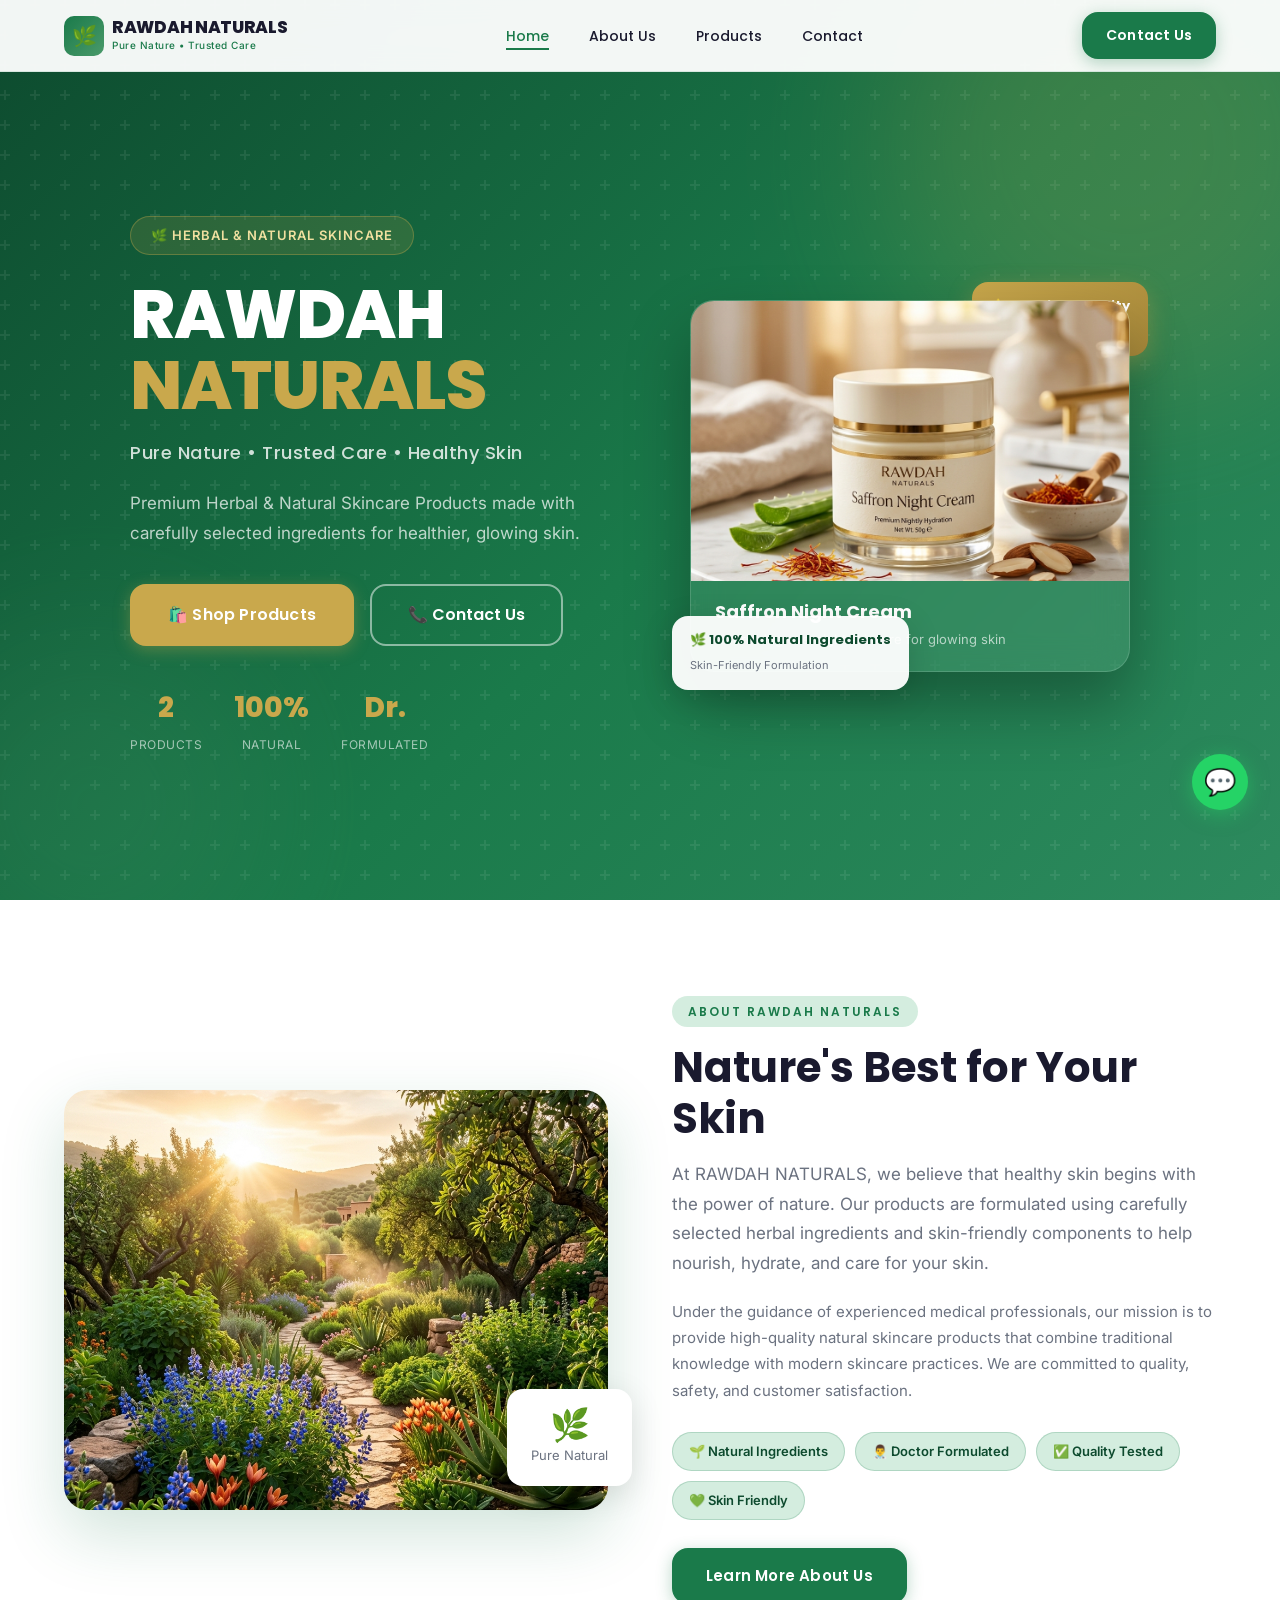
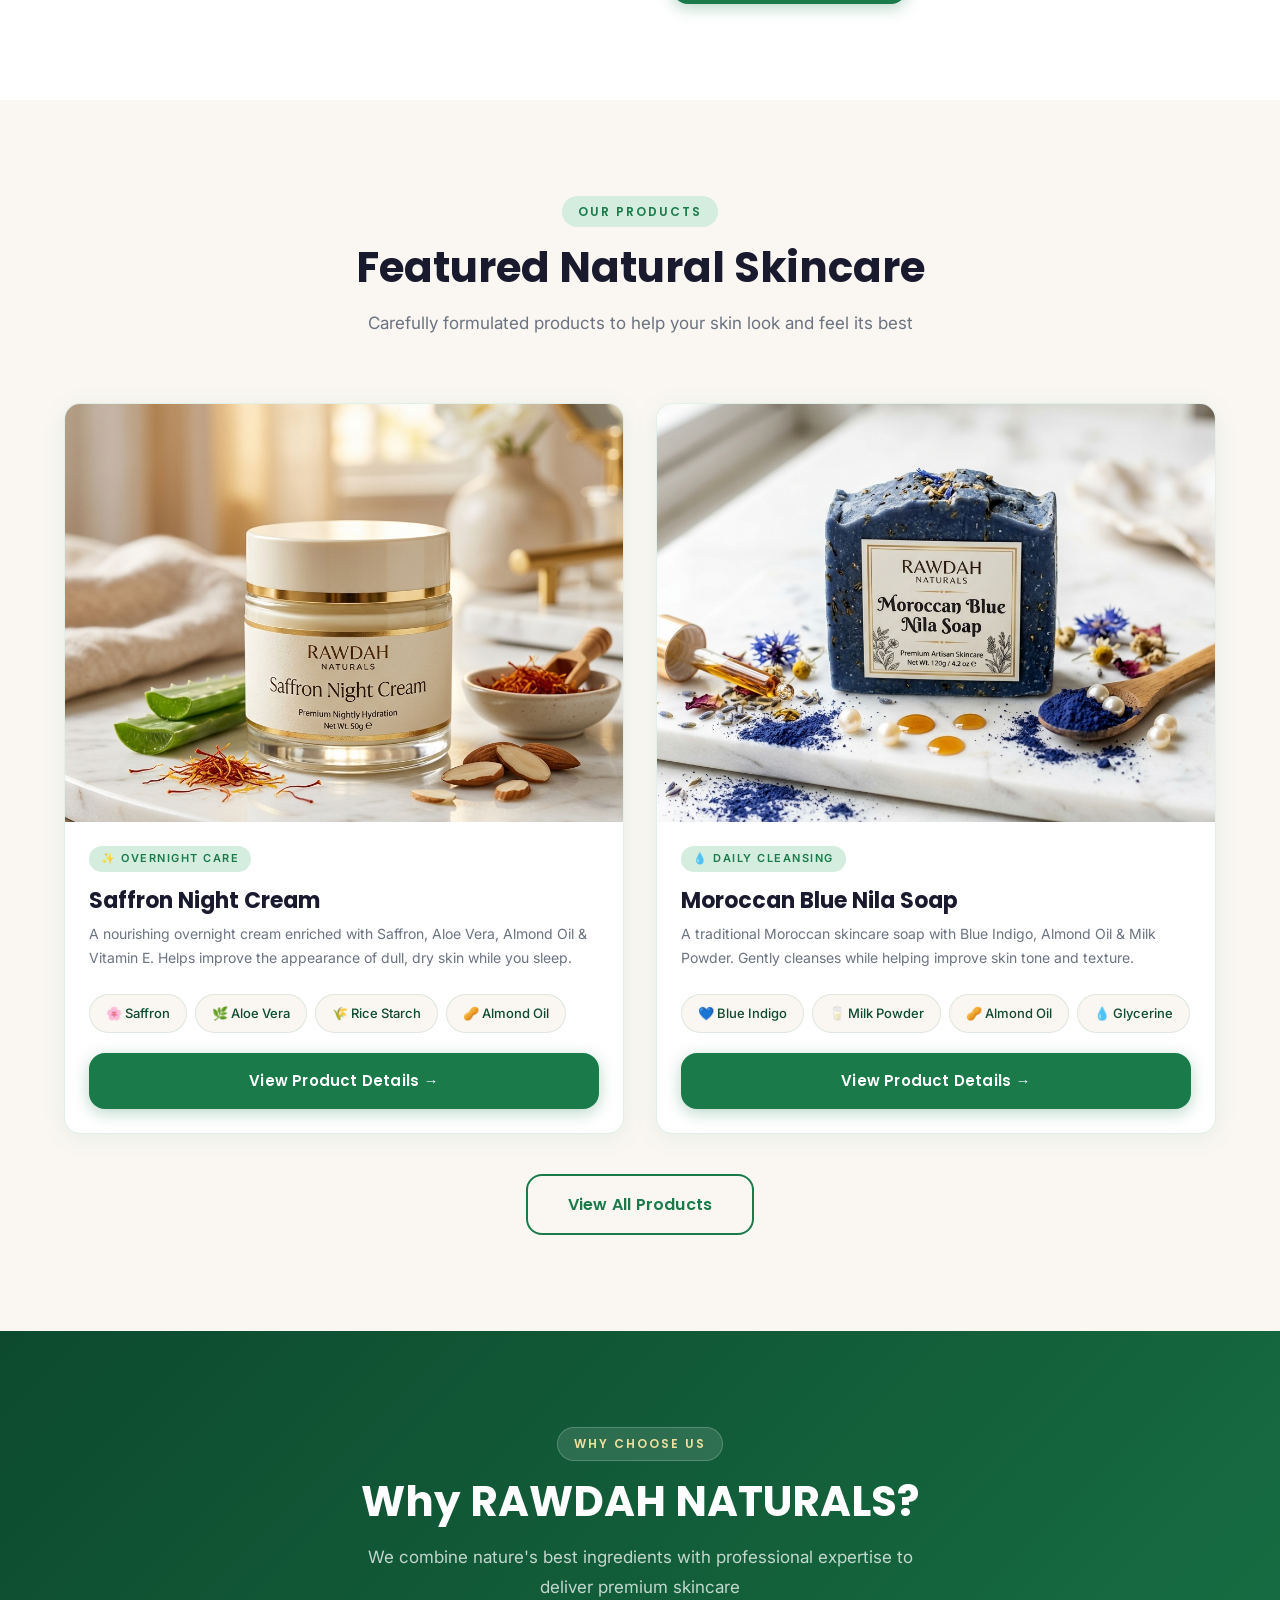
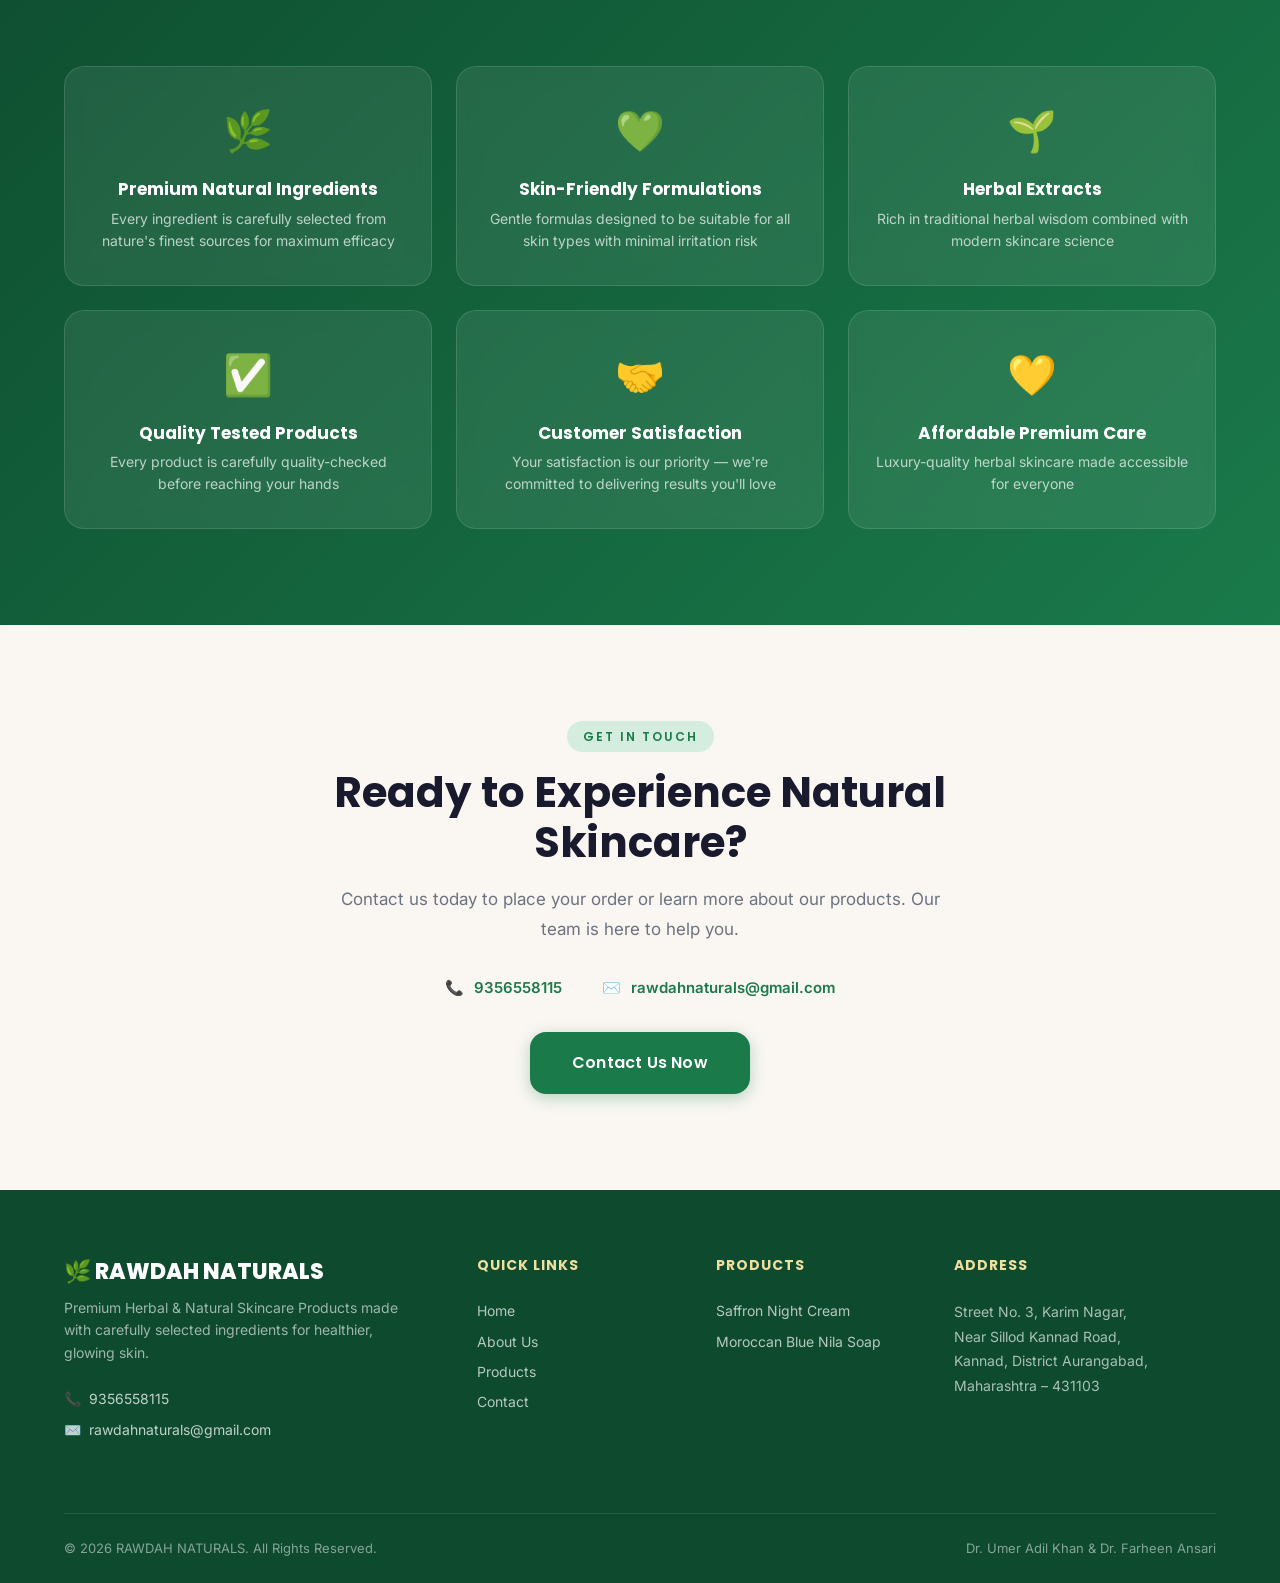
<file: index.html>
<!DOCTYPE html>
<html lang="en">
<head>
<meta charset="UTF-8"/>
<meta name="viewport" content="width=device-width, initial-scale=1.0"/>
<title>RAWDAH NATURALS — Pure Nature, Trusted Care, Healthy Skin</title>
<meta name="description" content="RAWDAH NATURALS offers premium herbal and natural skincare products including Saffron Night Cream and Moroccan Blue Nila Soap. Formulated by doctors for healthier, glowing skin."/>
<link rel="preconnect" href="https://fonts.googleapis.com"/>
<link rel="preconnect" href="https://fonts.gstatic.com" crossorigin/>
<link href="https://fonts.googleapis.com/css2?family=Poppins:wght@400;500;600;700;800&family=Inter:wght@400;500;600&display=swap" rel="stylesheet"/>
<link rel="stylesheet" href="styles.css"/>
<style>
/* ---- HERO ---- */
.hero{position:relative;min-height:100vh;display:flex;align-items:center;overflow:hidden;background:linear-gradient(135deg,#0d4a2e 0%,#1a7a4a 55%,#2d8a5e 100%);padding-top:var(--nav-height)}
.hero-bg-pattern{position:absolute;inset:0;opacity:.07;background-image:url("data:image/svg+xml,%3Csvg width='60' height='60' viewBox='0 0 60 60' xmlns='http://www.w3.org/2000/svg'%3E%3Cg fill='none' fill-rule='evenodd'%3E%3Cg fill='%23ffffff' fill-opacity='1'%3E%3Cpath d='M36 34v-4h-2v4h-4v2h4v4h2v-4h4v-2h-4zm0-30V0h-2v4h-4v2h4v4h2V6h4V4h-4zM6 34v-4H4v4H0v2h4v4h2v-4h4v-2H6zM6 4V0H4v4H0v2h4v4h2V6h4V4H6z'/%3E%3C/g%3E%3C/g%3E%3C/svg%3E")}
.hero-orb{position:absolute;border-radius:50%;filter:blur(80px);opacity:.18}
.hero-orb-1{width:500px;height:500px;background:#c9a84c;top:-100px;right:-100px}
.hero-orb-2{width:350px;height:350px;background:#4a9a6a;bottom:-80px;left:-80px}
.hero-content{position:relative;z-index:2;max-width:var(--max-width);margin:0 auto;padding:80px var(--space-lg);display:grid;grid-template-columns:1fr 1fr;gap:60px;align-items:center}
.hero-badge{display:inline-flex;align-items:center;gap:8px;background:rgba(201,168,76,.15);border:1px solid rgba(201,168,76,.35);border-radius:999px;padding:8px 20px;font-size:13px;font-weight:600;color:#f0e0a0;letter-spacing:1px;text-transform:uppercase;margin-bottom:24px}
.hero-title{font-family:'Poppins',sans-serif;font-size:clamp(40px,5.5vw,68px);font-weight:800;color:#fff;line-height:1.05;margin-bottom:16px;letter-spacing:-1px}
.hero-title span{color:#c9a84c}
.hero-tagline{font-family:'Poppins',sans-serif;font-size:18px;font-weight:500;color:rgba(255,255,255,.8);margin-bottom:20px;letter-spacing:.5px}
.hero-desc{font-size:17px;color:rgba(255,255,255,.72);line-height:1.75;margin-bottom:36px;max-width:480px}
.hero-btns{display:flex;gap:16px;flex-wrap:wrap}
.hero-btns .btn-gold{padding:16px 36px;font-size:16px}
.hero-btns .btn-outline-white{display:inline-flex;align-items:center;gap:8px;padding:16px 36px;font-size:16px;font-family:'Poppins',sans-serif;font-weight:600;border:2px solid rgba(255,255,255,.5);border-radius:16px;color:#fff;transition:all .3s ease;text-decoration:none}
.hero-btns .btn-outline-white:hover{background:rgba(255,255,255,.1);border-color:rgba(255,255,255,.8)}
.hero-stats{display:flex;gap:32px;margin-top:40px}
.hero-stat{text-align:center}
.hero-stat-num{font-family:'Poppins',sans-serif;font-size:28px;font-weight:800;color:#c9a84c;display:block}
.hero-stat-label{font-size:12px;color:rgba(255,255,255,.6);letter-spacing:.5px;text-transform:uppercase}
.hero-visual{position:relative;display:flex;justify-content:center;align-items:center}
.hero-product-showcase{position:relative;width:100%;max-width:440px}
.hero-card-main{background:rgba(255,255,255,.08);backdrop-filter:blur(16px);border:1px solid rgba(255,255,255,.15);border-radius:24px;overflow:hidden;box-shadow:0 32px 64px rgba(0,0,0,.3)}
.hero-card-main img{width:100%;height:280px;object-fit:cover}
.hero-card-info{padding:20px 24px}
.hero-card-info h3{font-family:'Poppins',sans-serif;font-size:18px;font-weight:700;color:#fff;margin-bottom:6px}
.hero-card-info p{font-size:13px;color:rgba(255,255,255,.65)}
.hero-float-badge{position:absolute;top:-18px;right:-18px;background:linear-gradient(135deg,#c9a84c,#a8893a);border-radius:16px;padding:14px 18px;box-shadow:0 8px 24px rgba(201,168,76,.4)}
.hero-float-badge span{display:block;font-family:'Poppins',sans-serif;font-size:13px;font-weight:700;color:#fff}
.hero-float-badge small{font-size:11px;color:rgba(255,255,255,.75)}
.hero-float-bottom{position:absolute;bottom:-18px;left:-18px;background:rgba(255,255,255,.95);border-radius:16px;padding:14px 18px;box-shadow:0 8px 32px rgba(0,0,0,.15)}
.hero-float-bottom span{display:block;font-family:'Poppins',sans-serif;font-size:13px;font-weight:700;color:#0d4a2e}
.hero-float-bottom small{font-size:11px;color:#6b7280}
/* ---- ABOUT ---- */
.about-grid{display:grid;grid-template-columns:1fr 1fr;gap:64px;align-items:center}
.about-img-wrap{position:relative}
.about-img-wrap img{border-radius:24px;box-shadow:0 24px 64px rgba(26,122,74,.2);width:100%;height:420px;object-fit:cover}
.about-img-badge{position:absolute;bottom:24px;right:-24px;background:#fff;border-radius:16px;padding:20px 24px;box-shadow:0 8px 32px rgba(0,0,0,.12);text-align:center}
.about-img-badge .num{font-family:'Poppins',sans-serif;font-size:32px;font-weight:800;color:#1a7a4a;line-height:1}
.about-img-badge .lbl{font-size:13px;color:#6b7280;margin-top:4px}
.about-text .section-subtitle{max-width:100%}
.trust-pills{display:flex;flex-wrap:wrap;gap:10px;margin-top:28px}
.trust-pill{display:inline-flex;align-items:center;gap:6px;background:#d4eddf;border:1px solid rgba(26,122,74,.2);border-radius:999px;padding:8px 16px;font-size:13px;font-weight:600;color:#0d4a2e}
/* ---- PRODUCTS ---- */
.products-grid{display:grid;grid-template-columns:1fr 1fr;gap:32px}
/* ---- WHY CHOOSE US ---- */
.why-section{background:linear-gradient(135deg,#0d4a2e 0%,#1a7a4a 100%);position:relative;overflow:hidden}
.why-section .section-label{background:rgba(255,255,255,.12);color:#f0e0a0;border:1px solid rgba(255,255,255,.2)}
.why-section .section-title{color:#fff}
.why-section .section-subtitle{color:rgba(255,255,255,.75)}
.why-grid{display:grid;grid-template-columns:repeat(3,1fr);gap:24px;margin-top:48px}
.why-card{background:rgba(255,255,255,.08);backdrop-filter:blur(10px);border:1px solid rgba(255,255,255,.12);border-radius:20px;padding:32px 24px;text-align:center;transition:all .3s ease}
.why-card:hover{background:rgba(255,255,255,.14);transform:translateY(-4px)}
.why-icon{font-size:40px;margin-bottom:16px;display:block}
.why-card h4{font-family:'Poppins',sans-serif;font-weight:700;font-size:17px;color:#fff;margin-bottom:8px}
.why-card p{font-size:14px;color:rgba(255,255,255,.7);line-height:1.6}
/* ---- CTA SECTION ---- */
.cta-section{background:var(--color-cream);text-align:center}
.cta-inner{max-width:640px;margin:0 auto}
.cta-contact-info{display:flex;justify-content:center;gap:40px;flex-wrap:wrap;margin:32px 0}
.cta-contact-item{display:flex;align-items:center;gap:10px;font-size:15px;color:var(--color-body)}
.cta-contact-item a{color:var(--color-primary);font-weight:600;transition:color .2s}
.cta-contact-item a:hover{color:var(--color-primary-dark)}
/* ---- RESPONSIVE ---- */
@media(max-width:900px){
  .hero-content{grid-template-columns:1fr}
  .hero-visual{display:none}
  .about-grid{grid-template-columns:1fr}
  .about-img-wrap{display:none}
  .products-grid{grid-template-columns:1fr}
  .why-grid{grid-template-columns:1fr 1fr}
}
@media(max-width:600px){
  .hero-stats{gap:20px}
  .why-grid{grid-template-columns:1fr}
  .cta-contact-info{flex-direction:column;align-items:center;gap:16px}
}
</style>
</head>
<body>
<!-- PAGE LOADER -->
<div class="page-loader" id="pageLoader">
  <div class="loader-mortar">
    <div class="loader-leaf leaf-1">🌿</div>
    <div class="loader-leaf leaf-2">🍃</div>
    <div class="loader-leaf leaf-3">✨</div>
    <div class="mortar-pestle"></div>
    <div class="mortar-bowl"></div>
  </div>
  <div class="loader-text">RAWDAH NATURALS</div>
  <div class="loader-progress"><div class="loader-progress-bar"></div></div>
</div>
<!-- NAVBAR -->
<nav class="navbar" id="navbar">
  <div class="nav-inner">
    <a href="index.html" class="nav-logo">
      <div class="nav-logo-icon">🌿</div>
      <div class="nav-logo-text">
        <span class="nav-logo-name">RAWDAH NATURALS</span>
        <span class="nav-logo-tagline">Pure Nature • Trusted Care</span>
      </div>
    </a>
    <ul class="nav-links">
      <li><a href="index.html" class="active">Home</a></li>
      <li><a href="about.html">About Us</a></li>
      <li><a href="products.html">Products</a></li>
      <li><a href="contact.html">Contact</a></li>
    </ul>
    <div class="nav-cta">
      <a href="contact.html" class="btn btn-primary">Contact Us</a>
    </div>
    <button class="hamburger" id="hamburger" aria-label="Menu">
      <span></span><span></span><span></span>
    </button>
  </div>
</nav>
<div class="mobile-menu" id="mobileMenu">
  <a href="index.html">Home</a>
  <a href="about.html">About Us</a>
  <a href="products.html">Products</a>
  <a href="contact.html">Contact</a>
  <a href="contact.html" style="color:var(--color-primary);font-weight:700">📞 9356558115</a>
</div>

<!-- HERO -->
<section class="hero">
  <div class="hero-bg-pattern"></div>
  <div class="hero-orb hero-orb-1"></div>
  <div class="hero-orb hero-orb-2"></div>
  <div class="hero-content">
    <div class="hero-text">
      <div class="hero-badge">🌿 Herbal &amp; Natural Skincare</div>
      <h1 class="hero-title">RAWDAH<br/><span>NATURALS</span></h1>
      <p class="hero-tagline">Pure Nature • Trusted Care • Healthy Skin</p>
      <p class="hero-desc">Premium Herbal &amp; Natural Skincare Products made with carefully selected ingredients for healthier, glowing skin.</p>
      <div class="hero-btns">
        <a href="products.html" class="btn btn-gold btn-lg">🛍️ Shop Products</a>
        <a href="contact.html" class="btn-outline-white">📞 Contact Us</a>
      </div>
      <div class="hero-stats">
        <div class="hero-stat"><span class="hero-stat-num">2</span><span class="hero-stat-label">Products</span></div>
        <div class="hero-stat"><span class="hero-stat-num">100%</span><span class="hero-stat-label">Natural</span></div>
        <div class="hero-stat"><span class="hero-stat-num">Dr.</span><span class="hero-stat-label">Formulated</span></div>
      </div>
    </div>
    <div class="hero-visual">
      <div class="hero-product-showcase">
        <div class="hero-float-badge">
          <span>⭐ Premium Quality</span>
          <small>Doctor Formulated</small>
        </div>
        <div class="hero-card-main">
          <img src="images/saffron-night-cream.png" alt="Saffron Night Cream by RAWDAH NATURALS"/>
          <div class="hero-card-info">
            <h3>Saffron Night Cream</h3>
            <p>Nourishing overnight skincare for glowing skin</p>
          </div>
        </div>
        <div class="hero-float-bottom">
          <span>🌿 100% Natural Ingredients</span>
          <small>Skin-Friendly Formulation</small>
        </div>
      </div>
    </div>
  </div>
</section>

<!-- ABOUT -->
<section class="section" id="about">
  <div class="container">
    <div class="about-grid">
      <div class="about-img-wrap reveal">
        <img src="images/hero-background.png" alt="Natural herbal ingredients"/>
        <div class="about-img-badge">
          <div class="num">🌿</div>
          <div class="lbl">Pure Natural</div>
        </div>
      </div>
      <div class="about-text reveal reveal-delay-2">
        <span class="section-label">About RAWDAH NATURALS</span>
        <h2 class="section-title">Nature's Best for Your Skin</h2>
        <p class="section-subtitle" style="max-width:100%;margin-bottom:20px">At RAWDAH NATURALS, we believe that healthy skin begins with the power of nature. Our products are formulated using carefully selected herbal ingredients and skin-friendly components to help nourish, hydrate, and care for your skin.</p>
        <p style="font-size:15px;color:var(--color-muted);line-height:1.75;margin-bottom:24px">Under the guidance of experienced medical professionals, our mission is to provide high-quality natural skincare products that combine traditional knowledge with modern skincare practices. We are committed to quality, safety, and customer satisfaction.</p>
        <div class="trust-pills">
          <span class="trust-pill">🌱 Natural Ingredients</span>
          <span class="trust-pill">👨‍⚕️ Doctor Formulated</span>
          <span class="trust-pill">✅ Quality Tested</span>
          <span class="trust-pill">💚 Skin Friendly</span>
        </div>
        <a href="about.html" class="btn btn-primary" style="margin-top:28px">Learn More About Us</a>
      </div>
    </div>
  </div>
</section>

<!-- FEATURED PRODUCTS -->
<section class="section section-alt" id="products">
  <div class="container">
    <div class="section-header center reveal">
      <span class="section-label">Our Products</span>
      <h2 class="section-title">Featured Natural Skincare</h2>
      <p class="section-subtitle">Carefully formulated products to help your skin look and feel its best</p>
    </div>
    <div class="products-grid">
      <a href="product-saffron.html" class="card product-card reveal reveal-delay-1" style="text-decoration:none">
        <div class="product-card-image">
          <img src="images/saffron-night-cream.png" alt="Saffron Night Cream"/>
        </div>
        <div class="product-card-body">
          <span class="product-card-tag">✨ Overnight Care</span>
          <h3 class="product-card-title">Saffron Night Cream</h3>
          <p class="product-card-desc">A nourishing overnight cream enriched with Saffron, Aloe Vera, Almond Oil &amp; Vitamin E. Helps improve the appearance of dull, dry skin while you sleep.</p>
          <div style="display:flex;flex-wrap:wrap;gap:8px;margin-bottom:20px">
            <span class="ingredient-chip">🌸 Saffron</span>
            <span class="ingredient-chip">🌿 Aloe Vera</span>
            <span class="ingredient-chip">🌾 Rice Starch</span>
            <span class="ingredient-chip">🥜 Almond Oil</span>
          </div>
          <span class="btn btn-primary" style="width:100%;justify-content:center">View Product Details →</span>
        </div>
      </a>
      <a href="product-nila.html" class="card product-card reveal reveal-delay-2" style="text-decoration:none">
        <div class="product-card-image">
          <img src="images/moroccan-blue-nila-soap.png" alt="Moroccan Blue Nila Soap"/>
        </div>
        <div class="product-card-body">
          <span class="product-card-tag">💧 Daily Cleansing</span>
          <h3 class="product-card-title">Moroccan Blue Nila Soap</h3>
          <p class="product-card-desc">A traditional Moroccan skincare soap with Blue Indigo, Almond Oil &amp; Milk Powder. Gently cleanses while helping improve skin tone and texture.</p>
          <div style="display:flex;flex-wrap:wrap;gap:8px;margin-bottom:20px">
            <span class="ingredient-chip">💙 Blue Indigo</span>
            <span class="ingredient-chip">🥛 Milk Powder</span>
            <span class="ingredient-chip">🥜 Almond Oil</span>
            <span class="ingredient-chip">💧 Glycerine</span>
          </div>
          <span class="btn btn-primary" style="width:100%;justify-content:center">View Product Details →</span>
        </div>
      </a>
    </div>
    <div style="text-align:center;margin-top:40px">
      <a href="products.html" class="btn btn-secondary btn-lg">View All Products</a>
    </div>
  </div>
</section>

<!-- WHY CHOOSE US -->
<section class="section why-section">
  <div class="container">
    <div class="section-header center reveal">
      <span class="section-label">Why Choose Us</span>
      <h2 class="section-title">Why RAWDAH NATURALS?</h2>
      <p class="section-subtitle">We combine nature's best ingredients with professional expertise to deliver premium skincare</p>
    </div>
    <div class="why-grid">
      <div class="why-card reveal reveal-delay-1">
        <span class="why-icon">🌿</span>
        <h4>Premium Natural Ingredients</h4>
        <p>Every ingredient is carefully selected from nature's finest sources for maximum efficacy</p>
      </div>
      <div class="why-card reveal reveal-delay-2">
        <span class="why-icon">💚</span>
        <h4>Skin-Friendly Formulations</h4>
        <p>Gentle formulas designed to be suitable for all skin types with minimal irritation risk</p>
      </div>
      <div class="why-card reveal reveal-delay-3">
        <span class="why-icon">🌱</span>
        <h4>Herbal Extracts</h4>
        <p>Rich in traditional herbal wisdom combined with modern skincare science</p>
      </div>
      <div class="why-card reveal reveal-delay-1">
        <span class="why-icon">✅</span>
        <h4>Quality Tested Products</h4>
        <p>Every product is carefully quality-checked before reaching your hands</p>
      </div>
      <div class="why-card reveal reveal-delay-2">
        <span class="why-icon">🤝</span>
        <h4>Customer Satisfaction</h4>
        <p>Your satisfaction is our priority — we're committed to delivering results you'll love</p>
      </div>
      <div class="why-card reveal reveal-delay-3">
        <span class="why-icon">💛</span>
        <h4>Affordable Premium Care</h4>
        <p>Luxury-quality herbal skincare made accessible for everyone</p>
      </div>
    </div>
  </div>
</section>

<!-- CTA -->
<section class="section cta-section">
  <div class="container">
    <div class="cta-inner">
      <span class="section-label">Get in Touch</span>
      <h2 class="section-title">Ready to Experience Natural Skincare?</h2>
      <p class="section-subtitle" style="margin:0 auto 16px">Contact us today to place your order or learn more about our products. Our team is here to help you.</p>
      <div class="cta-contact-info">
        <div class="cta-contact-item">📞 <a href="tel:9356558115">9356558115</a></div>
        <div class="cta-contact-item">✉️ <a href="mailto:rawdahnaturals@gmail.com">rawdahnaturals@gmail.com</a></div>
      </div>
      <a href="contact.html" class="btn btn-primary btn-lg">Contact Us Now</a>
    </div>
  </div>
</section>

<!-- FOOTER -->
<footer class="footer">
  <div class="footer-inner">
    <div class="footer-grid">
      <div>
        <div class="footer-logo-name">🌿 RAWDAH NATURALS</div>
        <p class="footer-tagline">Premium Herbal &amp; Natural Skincare Products made with carefully selected ingredients for healthier, glowing skin.</p>
        <div class="footer-contact-item">📞 <a href="tel:9356558115">9356558115</a></div>
        <div class="footer-contact-item" style="margin-top:8px">✉️ <a href="mailto:rawdahnaturals@gmail.com">rawdahnaturals@gmail.com</a></div>
      </div>
      <div>
        <div class="footer-col-title">Quick Links</div>
        <div class="footer-links">
          <a href="index.html">Home</a>
          <a href="about.html">About Us</a>
          <a href="products.html">Products</a>
          <a href="contact.html">Contact</a>
        </div>
      </div>
      <div>
        <div class="footer-col-title">Products</div>
        <div class="footer-links">
          <a href="product-saffron.html">Saffron Night Cream</a>
          <a href="product-nila.html">Moroccan Blue Nila Soap</a>
        </div>
      </div>
      <div>
        <div class="footer-col-title">Address</div>
        <p style="font-size:14px;color:rgba(255,255,255,.65);line-height:1.75">Street No. 3, Karim Nagar,<br/>Near Sillod Kannad Road,<br/>Kannad, District Aurangabad,<br/>Maharashtra – 431103</p>
      </div>
    </div>
    <div class="footer-bottom">
      <span class="footer-bottom-text">© 2026 RAWDAH NATURALS. All Rights Reserved.</span>
      <span class="footer-bottom-text">Dr. Umer Adil Khan &amp; Dr. Farheen Ansari</span>
    </div>
  </div>
</footer>

<!-- WhatsApp Float -->
<a href="https://wa.me/919356558115" class="whatsapp-btn" target="_blank" rel="noopener" title="Chat on WhatsApp">💬</a>
<button class="scroll-top" id="scrollTop" title="Scroll to top">↑</button>

<script>
// Navbar scroll
const navbar=document.getElementById('navbar');
const scrollTop=document.getElementById('scrollTop');
window.addEventListener('scroll',()=>{
  navbar.classList.toggle('scrolled',window.scrollY>20);
  scrollTop.classList.toggle('visible',window.scrollY>400);
});
scrollTop.addEventListener('click',()=>window.scrollTo({top:0,behavior:'smooth'}));

// Mobile menu
const hamburger=document.getElementById('hamburger');
const mobileMenu=document.getElementById('mobileMenu');
hamburger.addEventListener('click',()=>mobileMenu.classList.toggle('open'));

// Scroll reveal
const revealEls=document.querySelectorAll('.reveal');
const observer=new IntersectionObserver(entries=>{
  entries.forEach(e=>{if(e.isIntersecting)e.target.classList.add('visible')});
},{threshold:.15});
revealEls.forEach(el=>observer.observe(el));
</script>
<script>
window.addEventListener('load', () => {
  setTimeout(() => {
    const loader = document.getElementById('pageLoader');
    if(loader) loader.classList.add('hidden');
  }, 1200);
});
</script>
</body>
</html>
</file>
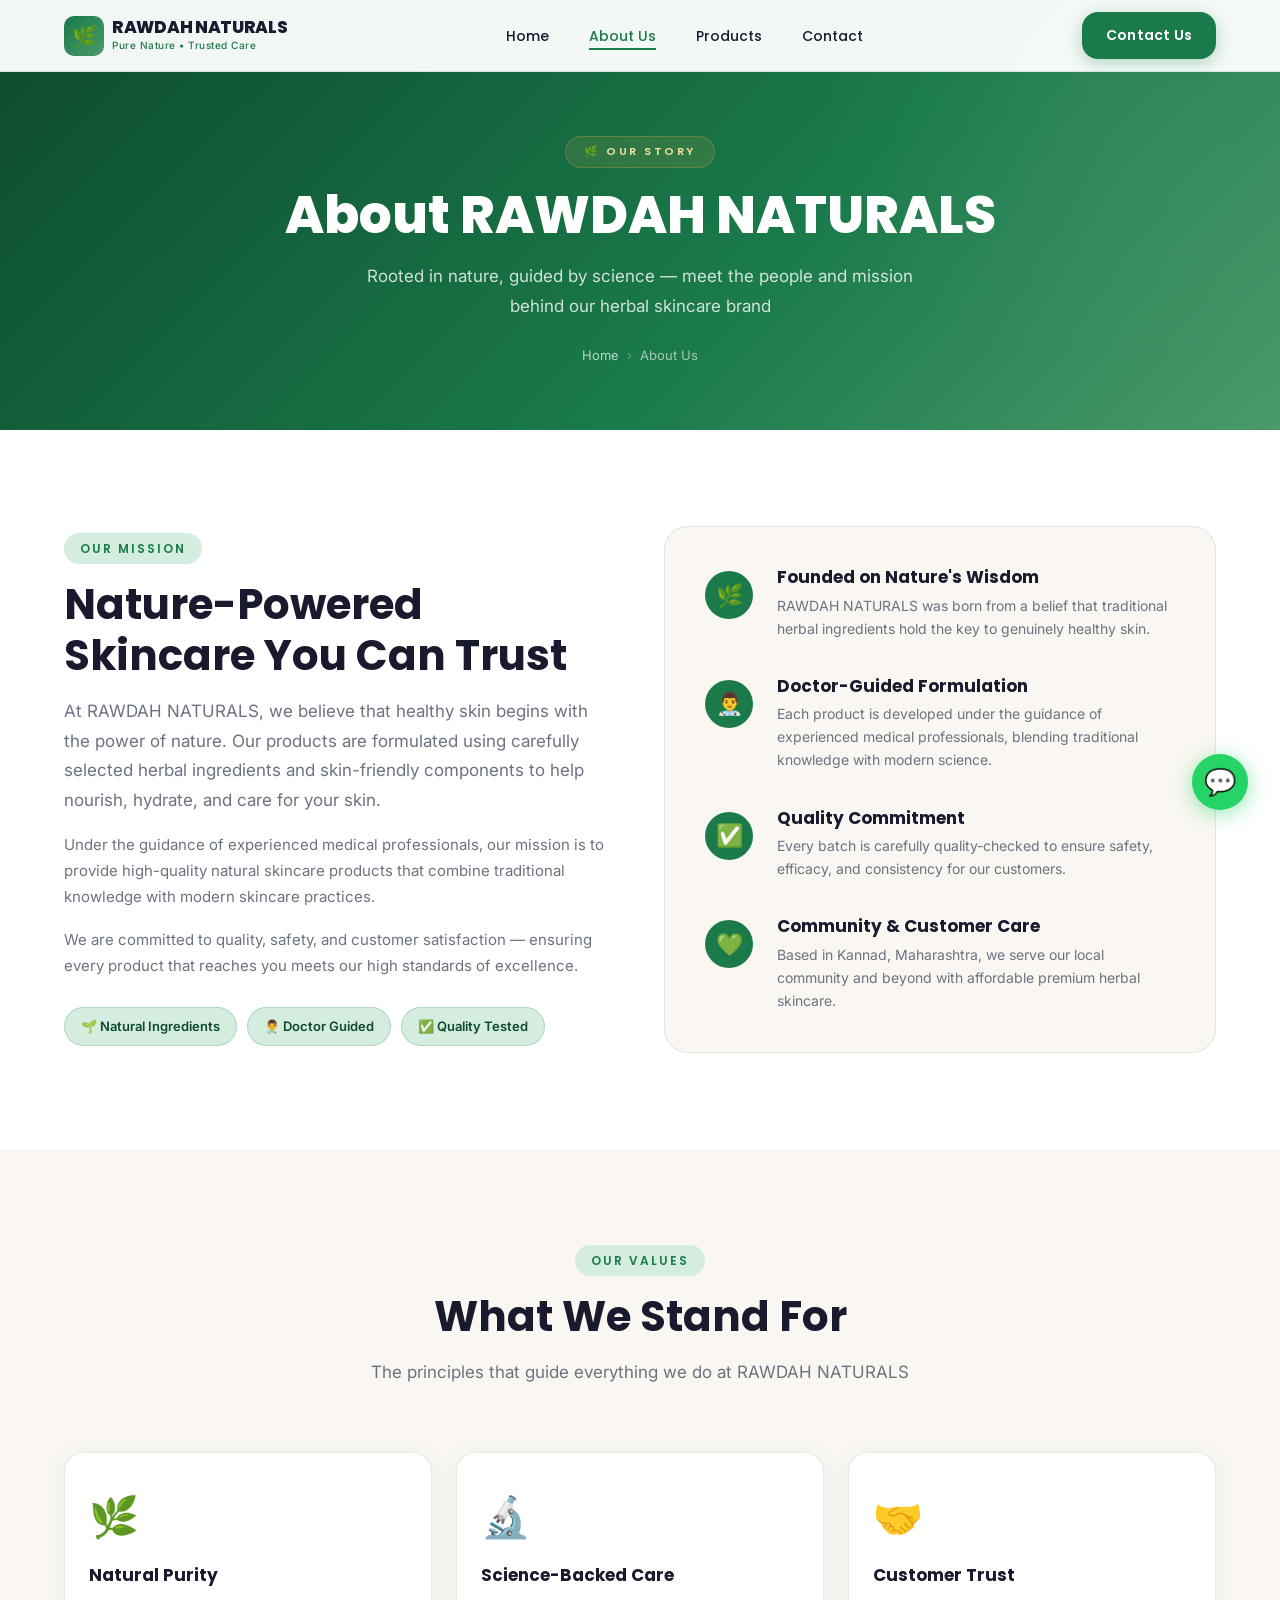
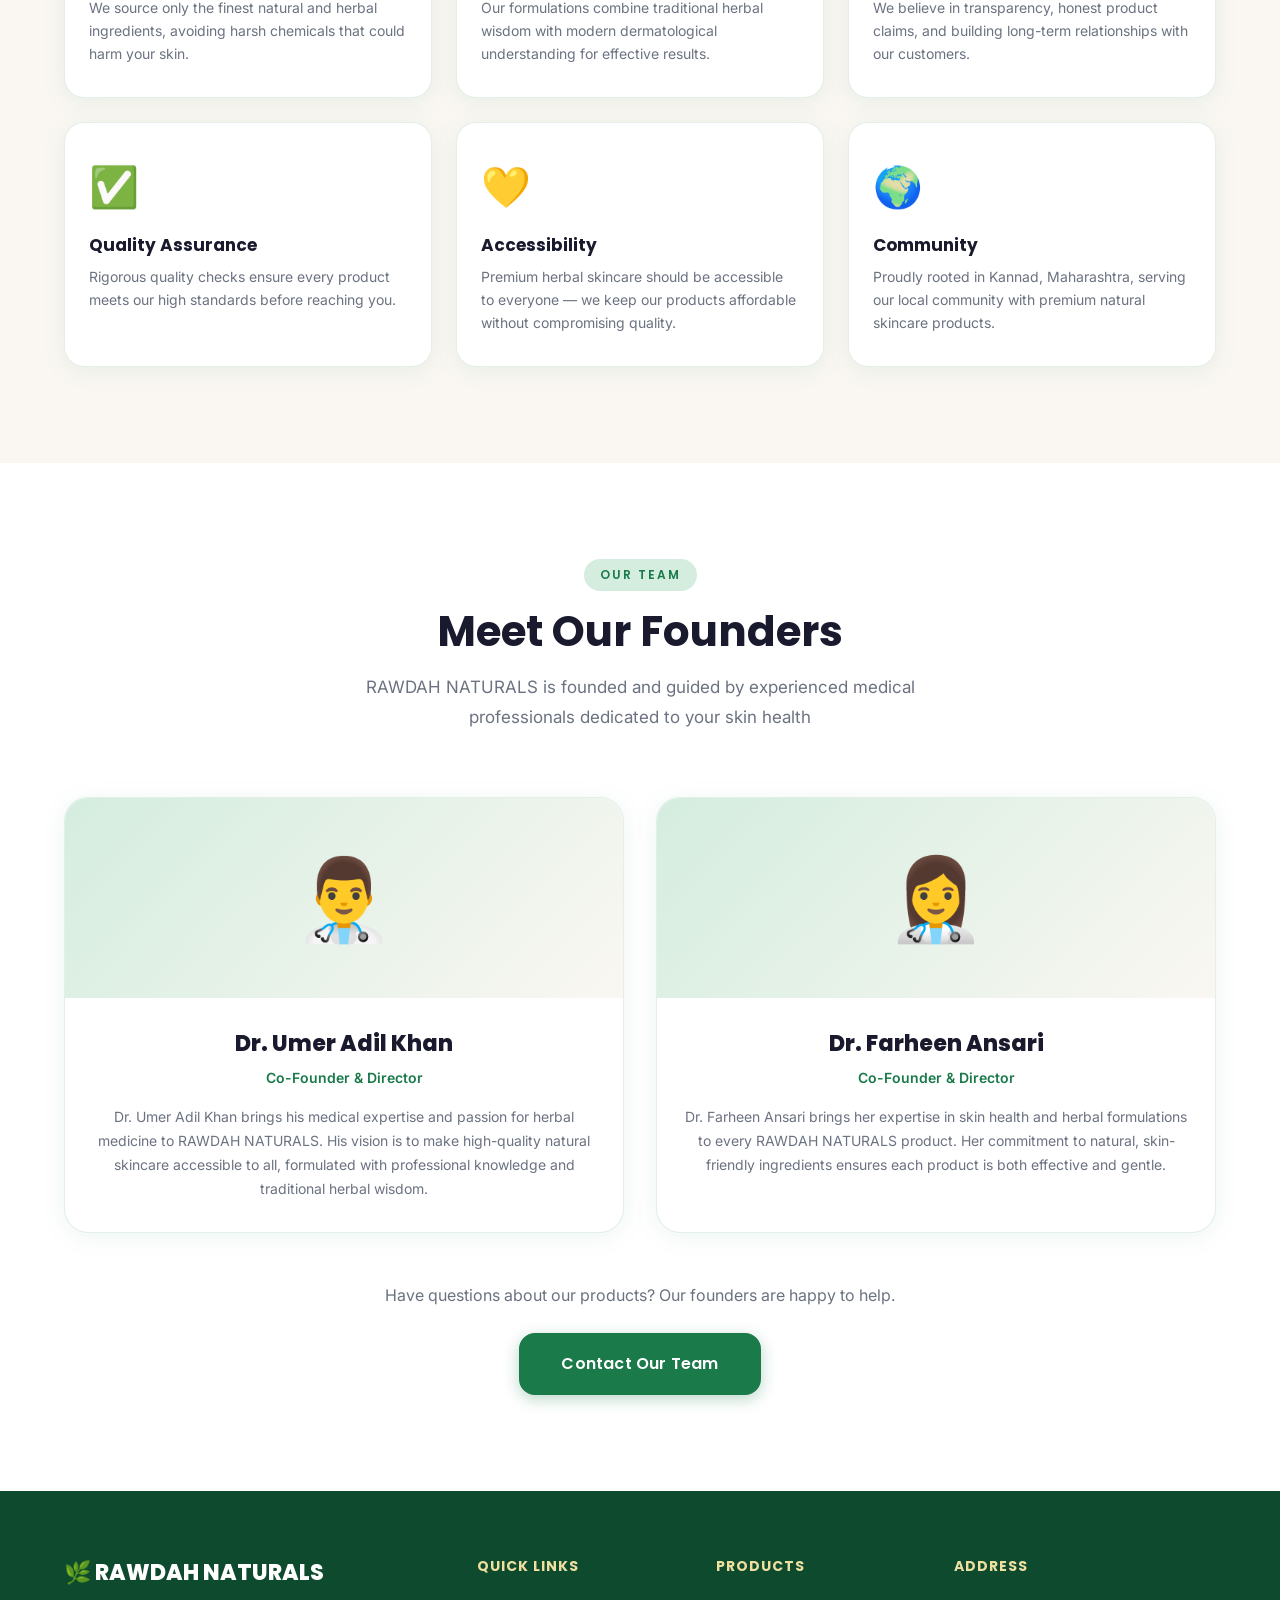
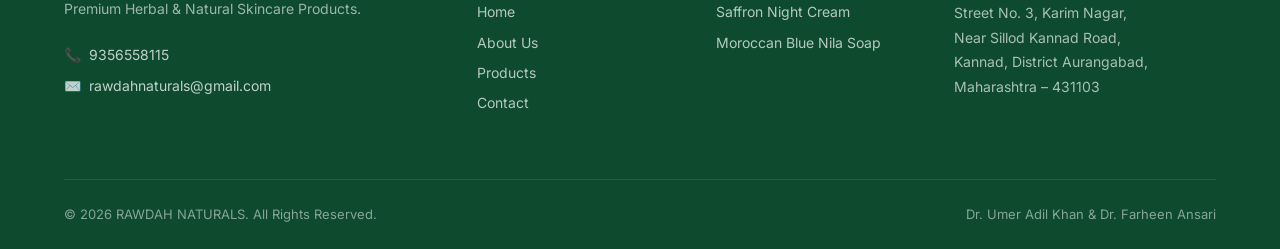
<file: about.html>
<!DOCTYPE html>
<html lang="en">
<head>
<meta charset="UTF-8"/>
<meta name="viewport" content="width=device-width, initial-scale=1.0"/>
<title>About Us — RAWDAH NATURALS</title>
<meta name="description" content="Learn about RAWDAH NATURALS, founded by Dr. Umer Adil Khan and Dr. Farheen Ansari. Our mission is to bring premium herbal skincare rooted in nature and science."/>
<link rel="preconnect" href="https://fonts.googleapis.com"/>
<link rel="preconnect" href="https://fonts.gstatic.com" crossorigin/>
<link href="https://fonts.googleapis.com/css2?family=Poppins:wght@400;500;600;700;800&family=Inter:wght@400;500;600&display=swap" rel="stylesheet"/>
<link rel="stylesheet" href="styles.css"/>
<style>
.mission-grid{display:grid;grid-template-columns:1fr 1fr;gap:48px;align-items:center}
.mission-text .section-subtitle{max-width:100%}
.values-grid{display:grid;grid-template-columns:repeat(3,1fr);gap:24px;margin-top:48px}
.value-card{background:var(--color-white);border:1px solid var(--color-border);border-radius:20px;padding:32px 24px;box-shadow:var(--shadow-card);transition:all .3s ease}
.value-card:hover{transform:translateY(-4px);box-shadow:var(--shadow-card-hover);border-color:var(--color-primary)}
.value-icon{font-size:40px;margin-bottom:16px;display:block}
.value-card h4{font-family:'Poppins',sans-serif;font-weight:700;font-size:17px;color:var(--color-heading);margin-bottom:10px}
.value-card p{font-size:14px;color:var(--color-muted);line-height:1.65}
.doctors-grid{display:grid;grid-template-columns:1fr 1fr;gap:32px}
.doctor-card{background:var(--color-white);border:1px solid var(--color-border);border-radius:24px;overflow:hidden;box-shadow:var(--shadow-card);transition:all .3s ease;text-align:center}
.doctor-card:hover{transform:translateY(-4px);box-shadow:var(--shadow-card-hover)}
.doctor-avatar{width:100%;height:200px;display:flex;align-items:center;justify-content:center;font-size:80px;background:linear-gradient(135deg,var(--color-primary-xlight),var(--color-cream))}
.doctor-body{padding:28px 24px 32px}
.doctor-name{font-family:'Poppins',sans-serif;font-size:22px;font-weight:800;color:var(--color-heading);margin-bottom:6px}
.doctor-title{font-size:14px;color:var(--color-primary);font-weight:600;margin-bottom:16px}
.doctor-desc{font-size:14px;color:var(--color-muted);line-height:1.7}
.timeline{max-width:720px;margin:0 auto}
.timeline-item{display:flex;gap:24px;margin-bottom:36px}
.timeline-icon{width:48px;height:48px;background:var(--color-primary);border-radius:50%;display:flex;align-items:center;justify-content:center;font-size:22px;flex-shrink:0;margin-top:4px}
.timeline-content h4{font-family:'Poppins',sans-serif;font-weight:700;font-size:17px;color:var(--color-heading);margin-bottom:6px}
.timeline-content p{font-size:14px;color:var(--color-muted);line-height:1.65}
@media(max-width:768px){
  .mission-grid,.doctors-grid,.values-grid{grid-template-columns:1fr}
}
</style>
</head>
<body>
<!-- PAGE LOADER -->
<div class="page-loader" id="pageLoader">
  <div class="loader-mortar">
    <div class="loader-leaf leaf-1">🌿</div>
    <div class="loader-leaf leaf-2">🍃</div>
    <div class="loader-leaf leaf-3">✨</div>
    <div class="mortar-pestle"></div>
    <div class="mortar-bowl"></div>
  </div>
  <div class="loader-text">RAWDAH NATURALS</div>
  <div class="loader-progress"><div class="loader-progress-bar"></div></div>
</div>
<nav class="navbar" id="navbar">
  <div class="nav-inner">
    <a href="index.html" class="nav-logo">
      <div class="nav-logo-icon">🌿</div>
      <div class="nav-logo-text">
        <span class="nav-logo-name">RAWDAH NATURALS</span>
        <span class="nav-logo-tagline">Pure Nature • Trusted Care</span>
      </div>
    </a>
    <ul class="nav-links">
      <li><a href="index.html">Home</a></li>
      <li><a href="about.html" class="active">About Us</a></li>
      <li><a href="products.html">Products</a></li>
      <li><a href="contact.html">Contact</a></li>
    </ul>
    <div class="nav-cta"><a href="contact.html" class="btn btn-primary">Contact Us</a></div>
    <button class="hamburger" id="hamburger"><span></span><span></span><span></span></button>
  </div>
</nav>
<div class="mobile-menu" id="mobileMenu">
  <a href="index.html">Home</a>
  <a href="about.html">About Us</a>
  <a href="products.html">Products</a>
  <a href="contact.html">Contact</a>
</div>

<!-- PAGE HERO -->
<div class="page-hero">
  <div class="container">
    <div class="page-hero-label">🌿 Our Story</div>
    <h1>About RAWDAH NATURALS</h1>
    <p>Rooted in nature, guided by science — meet the people and mission behind our herbal skincare brand</p>
    <div class="breadcrumb">
      <a href="index.html">Home</a>
      <span class="breadcrumb-sep">›</span>
      <span>About Us</span>
    </div>
  </div>
</div>

<!-- MISSION -->
<section class="section">
  <div class="container">
    <div class="mission-grid">
      <div class="mission-text reveal">
        <span class="section-label">Our Mission</span>
        <h2 class="section-title">Nature-Powered Skincare You Can Trust</h2>
        <p class="section-subtitle" style="max-width:100%;margin-bottom:16px">At RAWDAH NATURALS, we believe that healthy skin begins with the power of nature. Our products are formulated using carefully selected herbal ingredients and skin-friendly components to help nourish, hydrate, and care for your skin.</p>
        <p style="font-size:15px;color:var(--color-muted);line-height:1.75;margin-bottom:16px">Under the guidance of experienced medical professionals, our mission is to provide high-quality natural skincare products that combine traditional knowledge with modern skincare practices.</p>
        <p style="font-size:15px;color:var(--color-muted);line-height:1.75;margin-bottom:28px">We are committed to quality, safety, and customer satisfaction — ensuring every product that reaches you meets our high standards of excellence.</p>
        <div class="trust-pills" style="display:flex;flex-wrap:wrap;gap:10px">
          <span style="display:inline-flex;align-items:center;gap:6px;background:#d4eddf;border:1px solid rgba(26,122,74,.2);border-radius:999px;padding:8px 16px;font-size:13px;font-weight:600;color:#0d4a2e">🌱 Natural Ingredients</span>
          <span style="display:inline-flex;align-items:center;gap:6px;background:#d4eddf;border:1px solid rgba(26,122,74,.2);border-radius:999px;padding:8px 16px;font-size:13px;font-weight:600;color:#0d4a2e">👨‍⚕️ Doctor Guided</span>
          <span style="display:inline-flex;align-items:center;gap:6px;background:#d4eddf;border:1px solid rgba(26,122,74,.2);border-radius:999px;padding:8px 16px;font-size:13px;font-weight:600;color:#0d4a2e">✅ Quality Tested</span>
        </div>
      </div>
      <div class="reveal reveal-delay-2">
        <div style="background:var(--color-cream);border-radius:24px;padding:40px;border:1px solid var(--color-border)">
          <div class="timeline">
            <div class="timeline-item">
              <div class="timeline-icon">🌿</div>
              <div class="timeline-content">
                <h4>Founded on Nature's Wisdom</h4>
                <p>RAWDAH NATURALS was born from a belief that traditional herbal ingredients hold the key to genuinely healthy skin.</p>
              </div>
            </div>
            <div class="timeline-item">
              <div class="timeline-icon">👨‍⚕️</div>
              <div class="timeline-content">
                <h4>Doctor-Guided Formulation</h4>
                <p>Each product is developed under the guidance of experienced medical professionals, blending traditional knowledge with modern science.</p>
              </div>
            </div>
            <div class="timeline-item">
              <div class="timeline-icon">✅</div>
              <div class="timeline-content">
                <h4>Quality Commitment</h4>
                <p>Every batch is carefully quality-checked to ensure safety, efficacy, and consistency for our customers.</p>
              </div>
            </div>
            <div class="timeline-item" style="margin-bottom:0">
              <div class="timeline-icon">💚</div>
              <div class="timeline-content">
                <h4>Community & Customer Care</h4>
                <p>Based in Kannad, Maharashtra, we serve our local community and beyond with affordable premium herbal skincare.</p>
              </div>
            </div>
          </div>
        </div>
      </div>
    </div>
  </div>
</section>

<!-- OUR VALUES -->
<section class="section section-alt">
  <div class="container">
    <div class="section-header center reveal">
      <span class="section-label">Our Values</span>
      <h2 class="section-title">What We Stand For</h2>
      <p class="section-subtitle">The principles that guide everything we do at RAWDAH NATURALS</p>
    </div>
    <div class="values-grid">
      <div class="value-card reveal reveal-delay-1">
        <span class="value-icon">🌿</span>
        <h4>Natural Purity</h4>
        <p>We source only the finest natural and herbal ingredients, avoiding harsh chemicals that could harm your skin.</p>
      </div>
      <div class="value-card reveal reveal-delay-2">
        <span class="value-icon">🔬</span>
        <h4>Science-Backed Care</h4>
        <p>Our formulations combine traditional herbal wisdom with modern dermatological understanding for effective results.</p>
      </div>
      <div class="value-card reveal reveal-delay-3">
        <span class="value-icon">🤝</span>
        <h4>Customer Trust</h4>
        <p>We believe in transparency, honest product claims, and building long-term relationships with our customers.</p>
      </div>
      <div class="value-card reveal reveal-delay-1">
        <span class="value-icon">✅</span>
        <h4>Quality Assurance</h4>
        <p>Rigorous quality checks ensure every product meets our high standards before reaching you.</p>
      </div>
      <div class="value-card reveal reveal-delay-2">
        <span class="value-icon">💛</span>
        <h4>Accessibility</h4>
        <p>Premium herbal skincare should be accessible to everyone — we keep our products affordable without compromising quality.</p>
      </div>
      <div class="value-card reveal reveal-delay-3">
        <span class="value-icon">🌍</span>
        <h4>Community</h4>
        <p>Proudly rooted in Kannad, Maharashtra, serving our local community with premium natural skincare products.</p>
      </div>
    </div>
  </div>
</section>

<!-- MEET OUR DOCTORS -->
<section class="section">
  <div class="container">
    <div class="section-header center reveal">
      <span class="section-label">Our Team</span>
      <h2 class="section-title">Meet Our Founders</h2>
      <p class="section-subtitle">RAWDAH NATURALS is founded and guided by experienced medical professionals dedicated to your skin health</p>
    </div>
    <div class="doctors-grid">
      <div class="doctor-card reveal reveal-delay-1">
        <div class="doctor-avatar">👨‍⚕️</div>
        <div class="doctor-body">
          <div class="doctor-name">Dr. Umer Adil Khan</div>
          <div class="doctor-title">Co-Founder & Director</div>
          <p class="doctor-desc">Dr. Umer Adil Khan brings his medical expertise and passion for herbal medicine to RAWDAH NATURALS. His vision is to make high-quality natural skincare accessible to all, formulated with professional knowledge and traditional herbal wisdom.</p>
        </div>
      </div>
      <div class="doctor-card reveal reveal-delay-2">
        <div class="doctor-avatar">👩‍⚕️</div>
        <div class="doctor-body">
          <div class="doctor-name">Dr. Farheen Ansari</div>
          <div class="doctor-title">Co-Founder & Director</div>
          <p class="doctor-desc">Dr. Farheen Ansari brings her expertise in skin health and herbal formulations to every RAWDAH NATURALS product. Her commitment to natural, skin-friendly ingredients ensures each product is both effective and gentle.</p>
        </div>
      </div>
    </div>
    <div style="text-align:center;margin-top:48px">
      <p style="font-size:16px;color:var(--color-muted);margin-bottom:24px">Have questions about our products? Our founders are happy to help.</p>
      <a href="contact.html" class="btn btn-primary btn-lg">Contact Our Team</a>
    </div>
  </div>
</section>

<footer class="footer">
  <div class="footer-inner">
    <div class="footer-grid">
      <div>
        <div class="footer-logo-name">🌿 RAWDAH NATURALS</div>
        <p class="footer-tagline">Premium Herbal &amp; Natural Skincare Products.</p>
        <div class="footer-contact-item">📞 <a href="tel:9356558115">9356558115</a></div>
        <div class="footer-contact-item" style="margin-top:8px">✉️ <a href="mailto:rawdahnaturals@gmail.com">rawdahnaturals@gmail.com</a></div>
      </div>
      <div>
        <div class="footer-col-title">Quick Links</div>
        <div class="footer-links">
          <a href="index.html">Home</a><a href="about.html">About Us</a><a href="products.html">Products</a><a href="contact.html">Contact</a>
        </div>
      </div>
      <div>
        <div class="footer-col-title">Products</div>
        <div class="footer-links">
          <a href="product-saffron.html">Saffron Night Cream</a><a href="product-nila.html">Moroccan Blue Nila Soap</a>
        </div>
      </div>
      <div>
        <div class="footer-col-title">Address</div>
        <p style="font-size:14px;color:rgba(255,255,255,.65);line-height:1.75">Street No. 3, Karim Nagar,<br/>Near Sillod Kannad Road,<br/>Kannad, District Aurangabad,<br/>Maharashtra – 431103</p>
      </div>
    </div>
    <div class="footer-bottom">
      <span class="footer-bottom-text">© 2026 RAWDAH NATURALS. All Rights Reserved.</span>
      <span class="footer-bottom-text">Dr. Umer Adil Khan &amp; Dr. Farheen Ansari</span>
    </div>
  </div>
</footer>
<a href="https://wa.me/919356558115" class="whatsapp-btn" target="_blank" rel="noopener">💬</a>
<button class="scroll-top" id="scrollTop">↑</button>
<script>
const navbar=document.getElementById('navbar');
const scrollTop=document.getElementById('scrollTop');
window.addEventListener('scroll',()=>{navbar.classList.toggle('scrolled',window.scrollY>20);scrollTop.classList.toggle('visible',window.scrollY>400)});
scrollTop.addEventListener('click',()=>window.scrollTo({top:0,behavior:'smooth'}));
document.getElementById('hamburger').addEventListener('click',()=>document.getElementById('mobileMenu').classList.toggle('open'));
const obs=new IntersectionObserver(e=>e.forEach(el=>{if(el.isIntersecting)el.target.classList.add('visible')}),{threshold:.15});
document.querySelectorAll('.reveal').forEach(el=>obs.observe(el));
</script>
<script>
window.addEventListener('load', () => {
  setTimeout(() => {
    const loader = document.getElementById('pageLoader');
    if(loader) loader.classList.add('hidden');
  }, 1200);
});
</script>
</body>
</html>
</file>
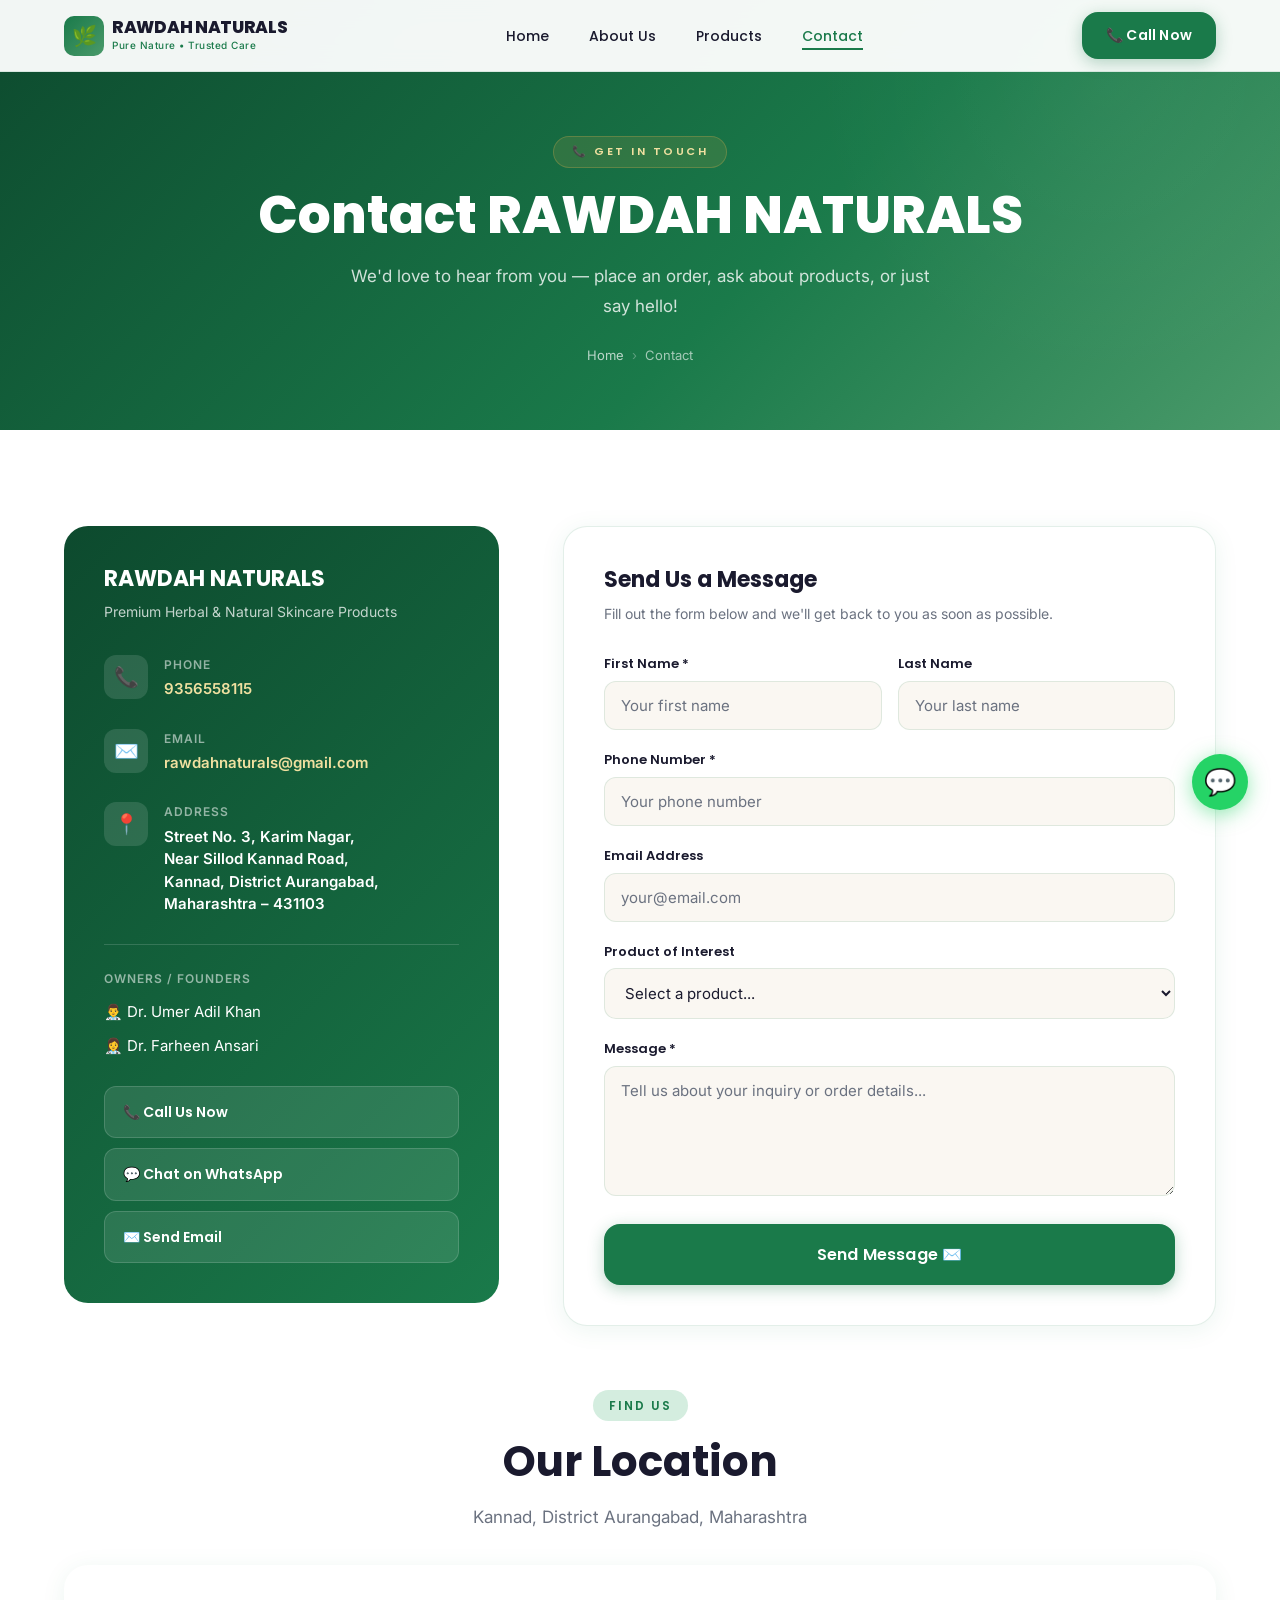
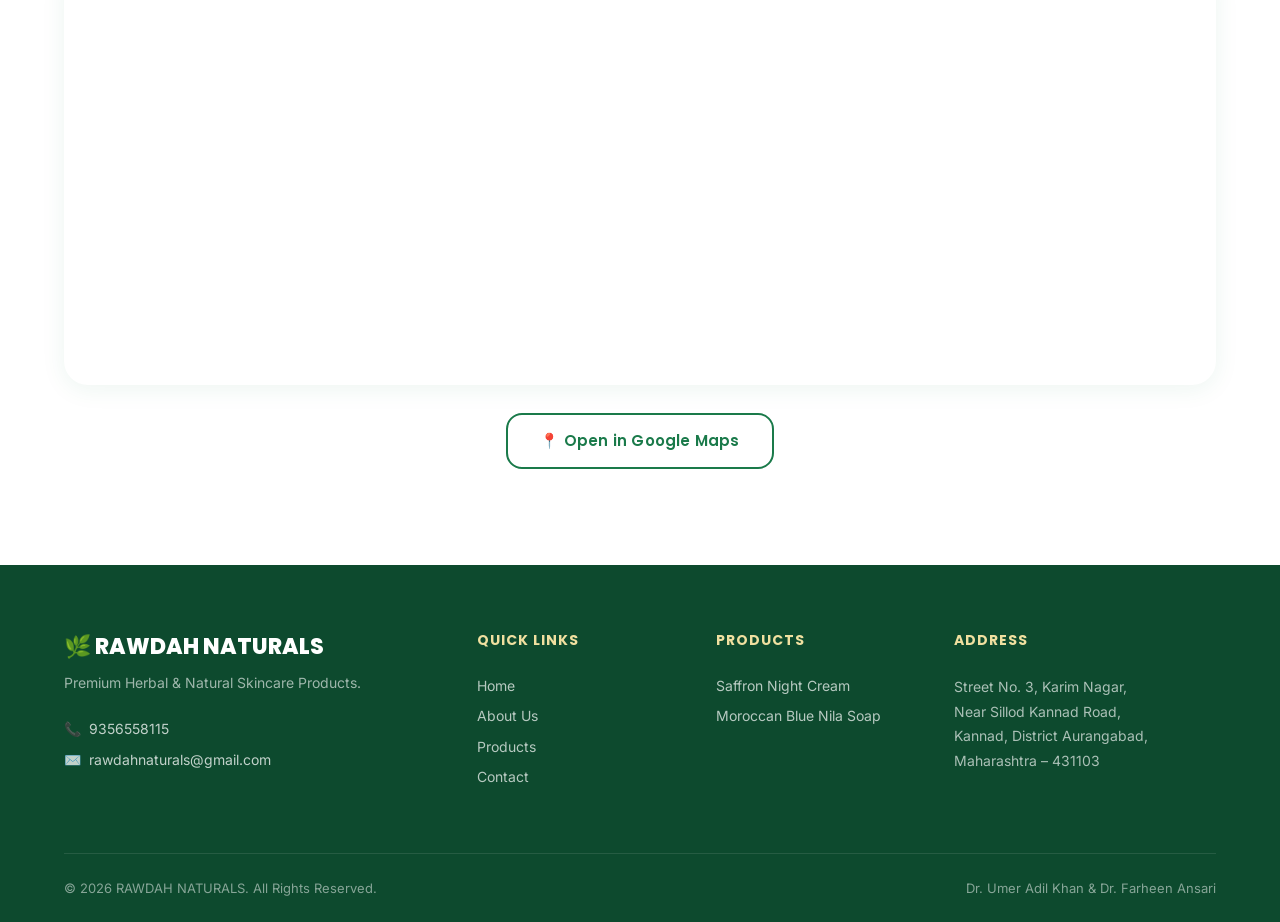
<file: contact.html>
<!DOCTYPE html>
<html lang="en">
<head>
<meta charset="UTF-8"/>
<meta name="viewport" content="width=device-width, initial-scale=1.0"/>
<title>Contact Us — RAWDAH NATURALS</title>
<meta name="description" content="Contact RAWDAH NATURALS — Dr. Umer Adil Khan & Dr. Farheen Ansari. Phone: 9356558115. Located at Street No. 3, Karim Nagar, Kannad, Aurangabad, Maharashtra."/>
<link rel="preconnect" href="https://fonts.googleapis.com"/>
<link rel="preconnect" href="https://fonts.gstatic.com" crossorigin/>
<link href="https://fonts.googleapis.com/css2?family=Poppins:wght@400;500;600;700;800&family=Inter:wght@400;500;600&display=swap" rel="stylesheet"/>
<link rel="stylesheet" href="styles.css"/>
<style>
.contact-grid{display:grid;grid-template-columns:1fr 1.5fr;gap:64px;align-items:start}
.contact-info-card{background:linear-gradient(135deg,#0d4a2e,#1a7a4a);border-radius:24px;padding:40px;color:#fff;position:sticky;top:calc(var(--nav-height)+24px)}
.contact-info-card h3{font-family:'Poppins',sans-serif;font-weight:700;font-size:22px;color:#fff;margin-bottom:8px}
.contact-info-card p{font-size:14px;color:rgba(255,255,255,.75);margin-bottom:32px;line-height:1.6}
.contact-info-item{display:flex;gap:16px;margin-bottom:28px;align-items:flex-start}
.contact-info-icon{width:44px;height:44px;background:rgba(255,255,255,.12);border-radius:12px;display:flex;align-items:center;justify-content:center;font-size:20px;flex-shrink:0}
.contact-info-label{font-size:12px;font-weight:600;text-transform:uppercase;letter-spacing:1px;color:rgba(255,255,255,.55);margin-bottom:4px}
.contact-info-value{font-size:15px;font-weight:600;color:#fff;line-height:1.5}
.contact-info-value a{color:var(--color-gold-light);transition:opacity .2s}
.contact-info-value a:hover{opacity:.8}
.owners-divider{border-top:1px solid rgba(255,255,255,.15);margin:24px 0;padding-top:24px}
.owners-label{font-size:12px;font-weight:600;text-transform:uppercase;letter-spacing:1px;color:rgba(255,255,255,.55);margin-bottom:12px}
.owner-item{display:flex;align-items:center;gap:12px;margin-bottom:10px;font-size:15px;color:#fff}
.quick-contact{display:flex;flex-direction:column;gap:10px;margin-top:28px}
.quick-contact a{display:flex;align-items:center;gap:10px;background:rgba(255,255,255,.1);border:1px solid rgba(255,255,255,.15);border-radius:12px;padding:14px 18px;color:#fff;font-size:14px;font-weight:600;font-family:'Poppins',sans-serif;transition:all .2s;text-decoration:none}
.quick-contact a:hover{background:rgba(255,255,255,.2)}
.contact-form-card{background:var(--color-white);border-radius:24px;padding:40px;box-shadow:var(--shadow-card);border:1px solid var(--color-border)}
.contact-form-card h3{font-family:'Poppins',sans-serif;font-weight:700;font-size:22px;color:var(--color-heading);margin-bottom:8px}
.contact-form-card p{font-size:14px;color:var(--color-muted);margin-bottom:28px}
.form-group{margin-bottom:20px}
.form-label{display:block;font-size:13px;font-weight:600;color:var(--color-heading);margin-bottom:6px;font-family:'Poppins',sans-serif}
.form-control{width:100%;padding:14px 16px;font-size:15px;font-family:'Inter',sans-serif;color:var(--color-heading);background:var(--color-cream);border:1.5px solid var(--color-border);border-radius:12px;transition:border-color .2s,box-shadow .2s;outline:none;resize:vertical}
.form-control:focus{border-color:var(--color-primary);box-shadow:0 0 0 3px rgba(26,122,74,.1)}
.form-control::placeholder{color:var(--color-muted)}
textarea.form-control{min-height:130px}
.form-row{display:grid;grid-template-columns:1fr 1fr;gap:16px}
.form-success{display:none;background:#d4eddf;border:1px solid rgba(26,122,74,.3);border-radius:12px;padding:16px 20px;color:#0d4a2e;font-size:15px;font-weight:600;margin-top:16px;text-align:center}
.form-success.show{display:block}
.map-section{margin-top:64px}
.map-section iframe{width:100%;height:420px;border-radius:24px;border:none;box-shadow:var(--shadow-card)}
@media(max-width:900px){
  .contact-grid{grid-template-columns:1fr}
  .contact-info-card{position:static}
  .form-row{grid-template-columns:1fr}
}
</style>
</head>
<body>
<!-- PAGE LOADER -->
<div class="page-loader" id="pageLoader">
  <div class="loader-mortar">
    <div class="loader-leaf leaf-1">🌿</div>
    <div class="loader-leaf leaf-2">🍃</div>
    <div class="loader-leaf leaf-3">✨</div>
    <div class="mortar-pestle"></div>
    <div class="mortar-bowl"></div>
  </div>
  <div class="loader-text">RAWDAH NATURALS</div>
  <div class="loader-progress"><div class="loader-progress-bar"></div></div>
</div>
<nav class="navbar" id="navbar">
  <div class="nav-inner">
    <a href="index.html" class="nav-logo">
      <div class="nav-logo-icon">🌿</div>
      <div class="nav-logo-text">
        <span class="nav-logo-name">RAWDAH NATURALS</span>
        <span class="nav-logo-tagline">Pure Nature • Trusted Care</span>
      </div>
    </a>
    <ul class="nav-links">
      <li><a href="index.html">Home</a></li>
      <li><a href="about.html">About Us</a></li>
      <li><a href="products.html">Products</a></li>
      <li><a href="contact.html" class="active">Contact</a></li>
    </ul>
    <div class="nav-cta"><a href="tel:9356558115" class="btn btn-primary">📞 Call Now</a></div>
    <button class="hamburger" id="hamburger"><span></span><span></span><span></span></button>
  </div>
</nav>
<div class="mobile-menu" id="mobileMenu">
  <a href="index.html">Home</a><a href="about.html">About Us</a><a href="products.html">Products</a><a href="contact.html">Contact</a>
</div>

<div class="page-hero">
  <div class="container">
    <div class="page-hero-label">📞 Get in Touch</div>
    <h1>Contact RAWDAH NATURALS</h1>
    <p>We'd love to hear from you — place an order, ask about products, or just say hello!</p>
    <div class="breadcrumb">
      <a href="index.html">Home</a><span class="breadcrumb-sep">›</span><span>Contact</span>
    </div>
  </div>
</div>

<section class="section">
  <div class="container">
    <div class="contact-grid">
      <!-- INFO CARD -->
      <div class="contact-info-card reveal">
        <h3>RAWDAH NATURALS</h3>
        <p>Premium Herbal &amp; Natural Skincare Products</p>

        <div class="contact-info-item">
          <div class="contact-info-icon">📞</div>
          <div>
            <div class="contact-info-label">Phone</div>
            <div class="contact-info-value"><a href="tel:9356558115">9356558115</a></div>
          </div>
        </div>
        <div class="contact-info-item">
          <div class="contact-info-icon">✉️</div>
          <div>
            <div class="contact-info-label">Email</div>
            <div class="contact-info-value"><a href="mailto:rawdahnaturals@gmail.com">rawdahnaturals@gmail.com</a></div>
          </div>
        </div>
        <div class="contact-info-item">
          <div class="contact-info-icon">📍</div>
          <div>
            <div class="contact-info-label">Address</div>
            <div class="contact-info-value">Street No. 3, Karim Nagar,<br/>Near Sillod Kannad Road,<br/>Kannad, District Aurangabad,<br/>Maharashtra – 431103</div>
          </div>
        </div>

        <div class="owners-divider">
          <div class="owners-label">Owners / Founders</div>
          <div class="owner-item">👨‍⚕️ Dr. Umer Adil Khan</div>
          <div class="owner-item">👩‍⚕️ Dr. Farheen Ansari</div>
        </div>

        <div class="quick-contact">
          <a href="tel:9356558115">📞 Call Us Now</a>
          <a href="https://wa.me/919356558115" target="_blank" rel="noopener">💬 Chat on WhatsApp</a>
          <a href="mailto:rawdahnaturals@gmail.com">✉️ Send Email</a>
        </div>
      </div>

      <!-- CONTACT FORM -->
      <div class="contact-form-card reveal reveal-delay-2">
        <h3>Send Us a Message</h3>
        <p>Fill out the form below and we'll get back to you as soon as possible.</p>
        <form id="contactForm" novalidate>
          <div class="form-row">
            <div class="form-group">
              <label class="form-label" for="fname">First Name *</label>
              <input class="form-control" type="text" id="fname" name="fname" placeholder="Your first name" required/>
            </div>
            <div class="form-group">
              <label class="form-label" for="lname">Last Name</label>
              <input class="form-control" type="text" id="lname" name="lname" placeholder="Your last name"/>
            </div>
          </div>
          <div class="form-group">
            <label class="form-label" for="phone">Phone Number *</label>
            <input class="form-control" type="tel" id="phone" name="phone" placeholder="Your phone number" required/>
          </div>
          <div class="form-group">
            <label class="form-label" for="email">Email Address</label>
            <input class="form-control" type="email" id="email" name="email" placeholder="your@email.com"/>
          </div>
          <div class="form-group">
            <label class="form-label" for="product">Product of Interest</label>
            <select class="form-control" id="product" name="product">
              <option value="">Select a product...</option>
              <option value="saffron-cream">Saffron Night Cream</option>
              <option value="nila-soap">Moroccan Blue Nila Soap</option>
              <option value="both">Both Products</option>
              <option value="general">General Inquiry</option>
            </select>
          </div>
          <div class="form-group">
            <label class="form-label" for="message">Message *</label>
            <textarea class="form-control" id="message" name="message" placeholder="Tell us about your inquiry or order details..." required></textarea>
          </div>
          <button type="submit" class="btn btn-primary btn-lg" style="width:100%;justify-content:center" id="submitBtn">Send Message ✉️</button>
          <div class="form-success" id="formSuccess">✅ Thank you! Your message has been sent. We'll contact you shortly.</div>
        </form>
      </div>
    </div>

    <!-- MAP -->
    <div class="map-section reveal">
      <div class="section-header center" style="margin-bottom:32px">
        <span class="section-label">Find Us</span>
        <h2 class="section-title">Our Location</h2>
        <p class="section-subtitle">Kannad, District Aurangabad, Maharashtra</p>
      </div>
      <iframe
        src="https://www.google.com/maps/embed?pb=!1m18!1m12!1m3!1d3748.6!2d75.1378!3d20.2700!2m3!1f0!2f0!3f0!3m2!1i1024!2i768!4f13.1!3m3!1m2!1s0x0%3A0x0!2zMjDCsDE2JzEyLjAiTiA3NcKwMDgnMTYuMSJF!5e0!3m2!1sen!2sin!4v1000000000000!5m2!1sen!2sin"
        allowfullscreen=""
        loading="lazy"
        referrerpolicy="no-referrer-when-downgrade"
        title="RAWDAH NATURALS Location - Kannad, Aurangabad">
      </iframe>
      <div style="text-align:center;margin-top:20px">
        <a href="https://www.google.com/maps/search/Kannad+Aurangabad+Maharashtra" target="_blank" rel="noopener" class="btn btn-secondary">📍 Open in Google Maps</a>
      </div>
    </div>
  </div>
</section>

<footer class="footer">
  <div class="footer-inner">
    <div class="footer-grid">
      <div>
        <div class="footer-logo-name">🌿 RAWDAH NATURALS</div>
        <p class="footer-tagline">Premium Herbal &amp; Natural Skincare Products.</p>
        <div class="footer-contact-item">📞 <a href="tel:9356558115">9356558115</a></div>
        <div class="footer-contact-item" style="margin-top:8px">✉️ <a href="mailto:rawdahnaturals@gmail.com">rawdahnaturals@gmail.com</a></div>
      </div>
      <div>
        <div class="footer-col-title">Quick Links</div>
        <div class="footer-links"><a href="index.html">Home</a><a href="about.html">About Us</a><a href="products.html">Products</a><a href="contact.html">Contact</a></div>
      </div>
      <div>
        <div class="footer-col-title">Products</div>
        <div class="footer-links"><a href="product-saffron.html">Saffron Night Cream</a><a href="product-nila.html">Moroccan Blue Nila Soap</a></div>
      </div>
      <div>
        <div class="footer-col-title">Address</div>
        <p style="font-size:14px;color:rgba(255,255,255,.65);line-height:1.75">Street No. 3, Karim Nagar,<br/>Near Sillod Kannad Road,<br/>Kannad, District Aurangabad,<br/>Maharashtra – 431103</p>
      </div>
    </div>
    <div class="footer-bottom">
      <span class="footer-bottom-text">© 2026 RAWDAH NATURALS. All Rights Reserved.</span>
      <span class="footer-bottom-text">Dr. Umer Adil Khan &amp; Dr. Farheen Ansari</span>
    </div>
  </div>
</footer>
<a href="https://wa.me/919356558115" class="whatsapp-btn" target="_blank" rel="noopener">💬</a>
<button class="scroll-top" id="scrollTop">↑</button>
<script>
const navbar=document.getElementById('navbar');
const scrollTop=document.getElementById('scrollTop');
window.addEventListener('scroll',()=>{navbar.classList.toggle('scrolled',window.scrollY>20);scrollTop.classList.toggle('visible',window.scrollY>400)});
scrollTop.addEventListener('click',()=>window.scrollTo({top:0,behavior:'smooth'}));
document.getElementById('hamburger').addEventListener('click',()=>document.getElementById('mobileMenu').classList.toggle('open'));
const obs=new IntersectionObserver(e=>e.forEach(el=>{if(el.isIntersecting)el.target.classList.add('visible')}),{threshold:.1});
document.querySelectorAll('.reveal').forEach(el=>obs.observe(el));

// Form submission
document.getElementById('contactForm').addEventListener('submit',function(e){
  e.preventDefault();
  const fname=document.getElementById('fname').value.trim();
  const phone=document.getElementById('phone').value.trim();
  const message=document.getElementById('message').value.trim();
  if(!fname||!phone||!message){alert('Please fill in all required fields.');return}
  const btn=document.getElementById('submitBtn');
  btn.textContent='Sending...';btn.disabled=true;
  setTimeout(()=>{
    document.getElementById('formSuccess').classList.add('show');
    btn.textContent='Send Message ✉️';btn.disabled=false;
    e.target.reset();
    setTimeout(()=>document.getElementById('formSuccess').classList.remove('show'),6000);
  },1200);
});
</script>
<script>
window.addEventListener('load', () => {
  setTimeout(() => {
    const loader = document.getElementById('pageLoader');
    if(loader) loader.classList.add('hidden');
  }, 1200);
});
</script>
</body>
</html>
</file>
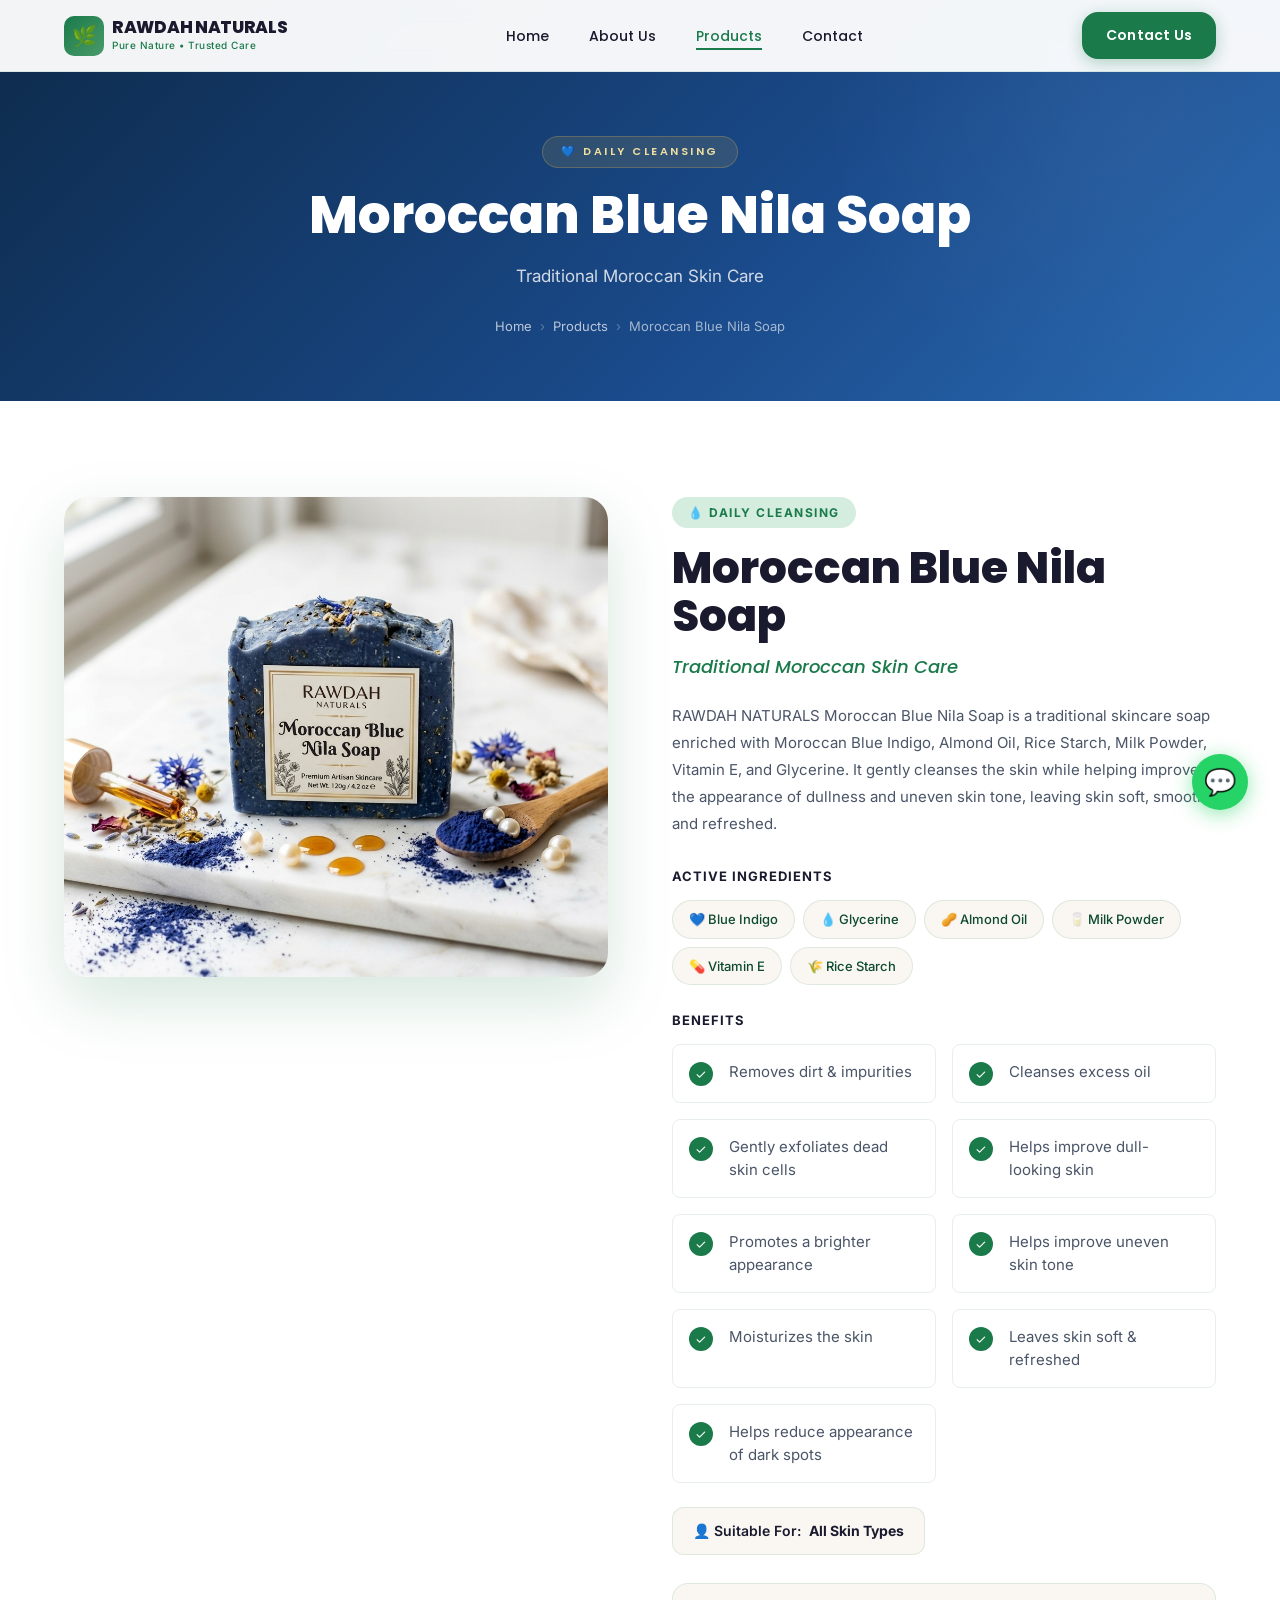
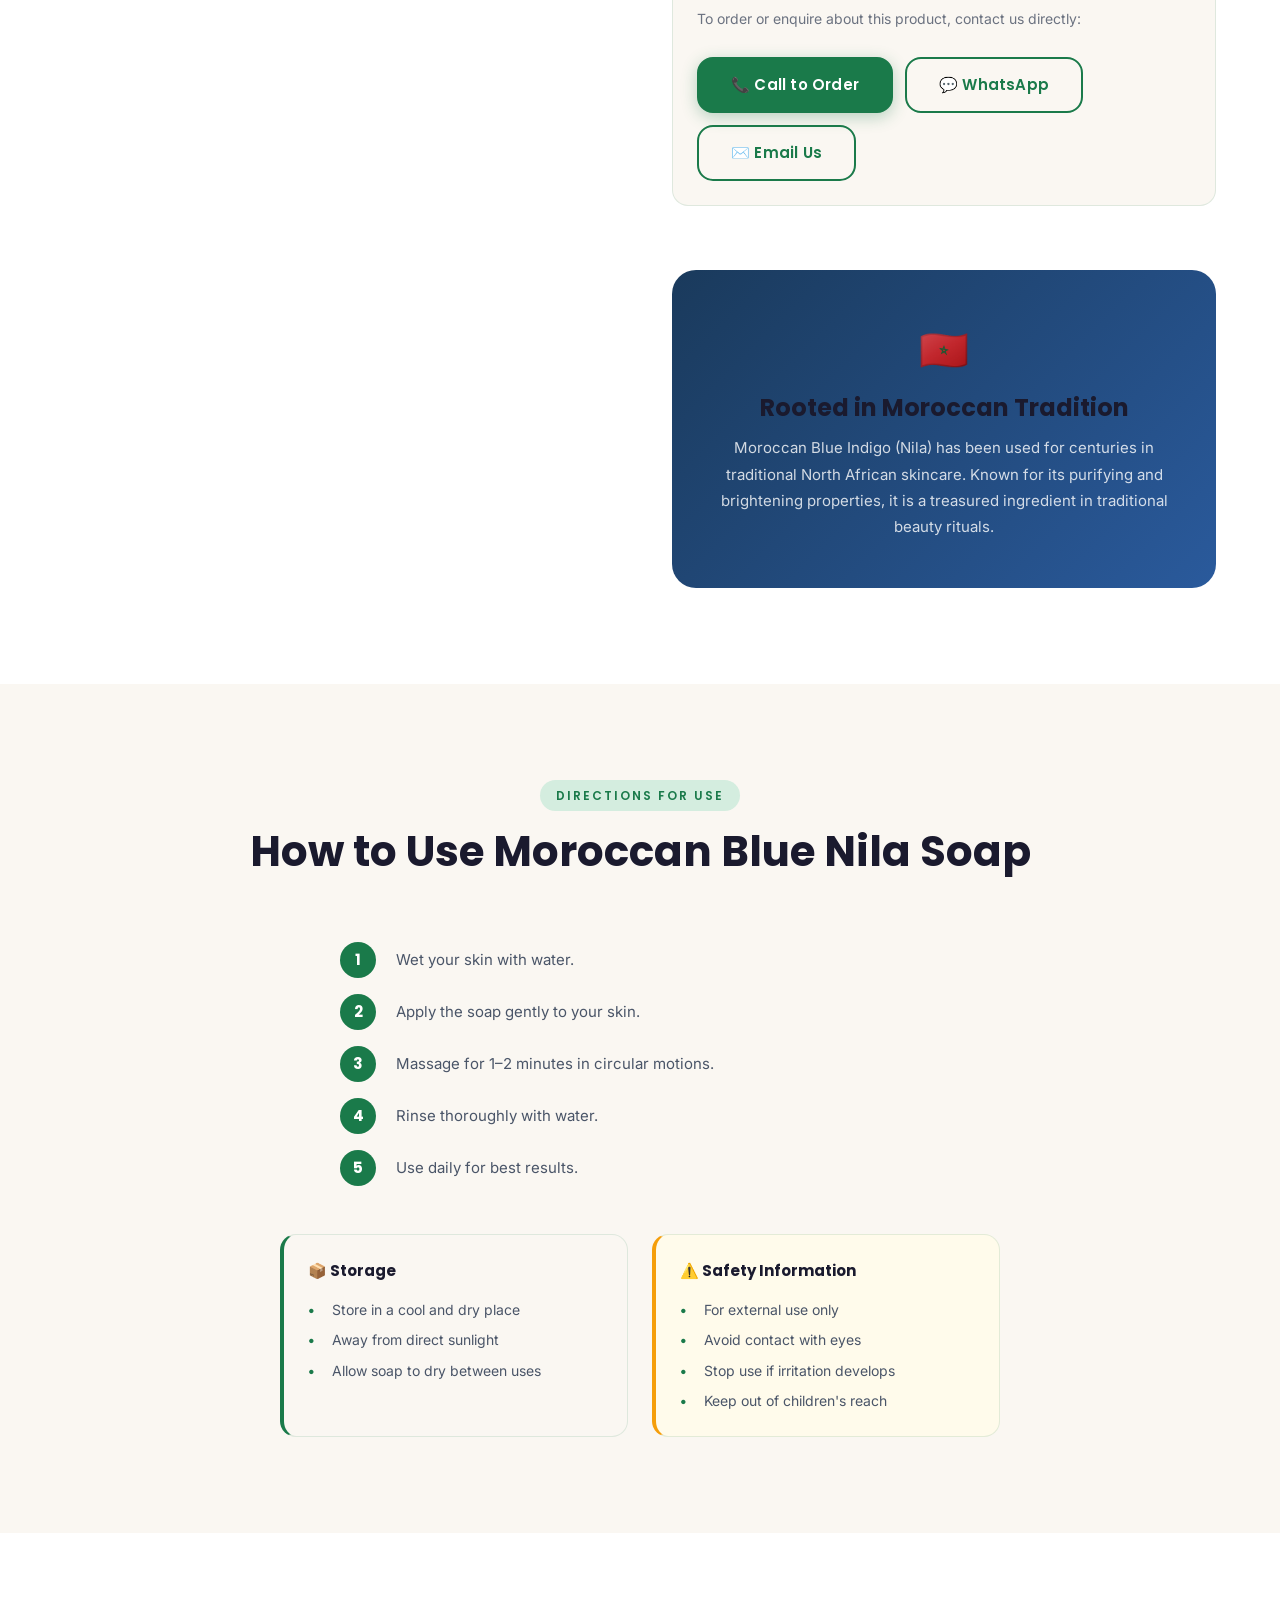
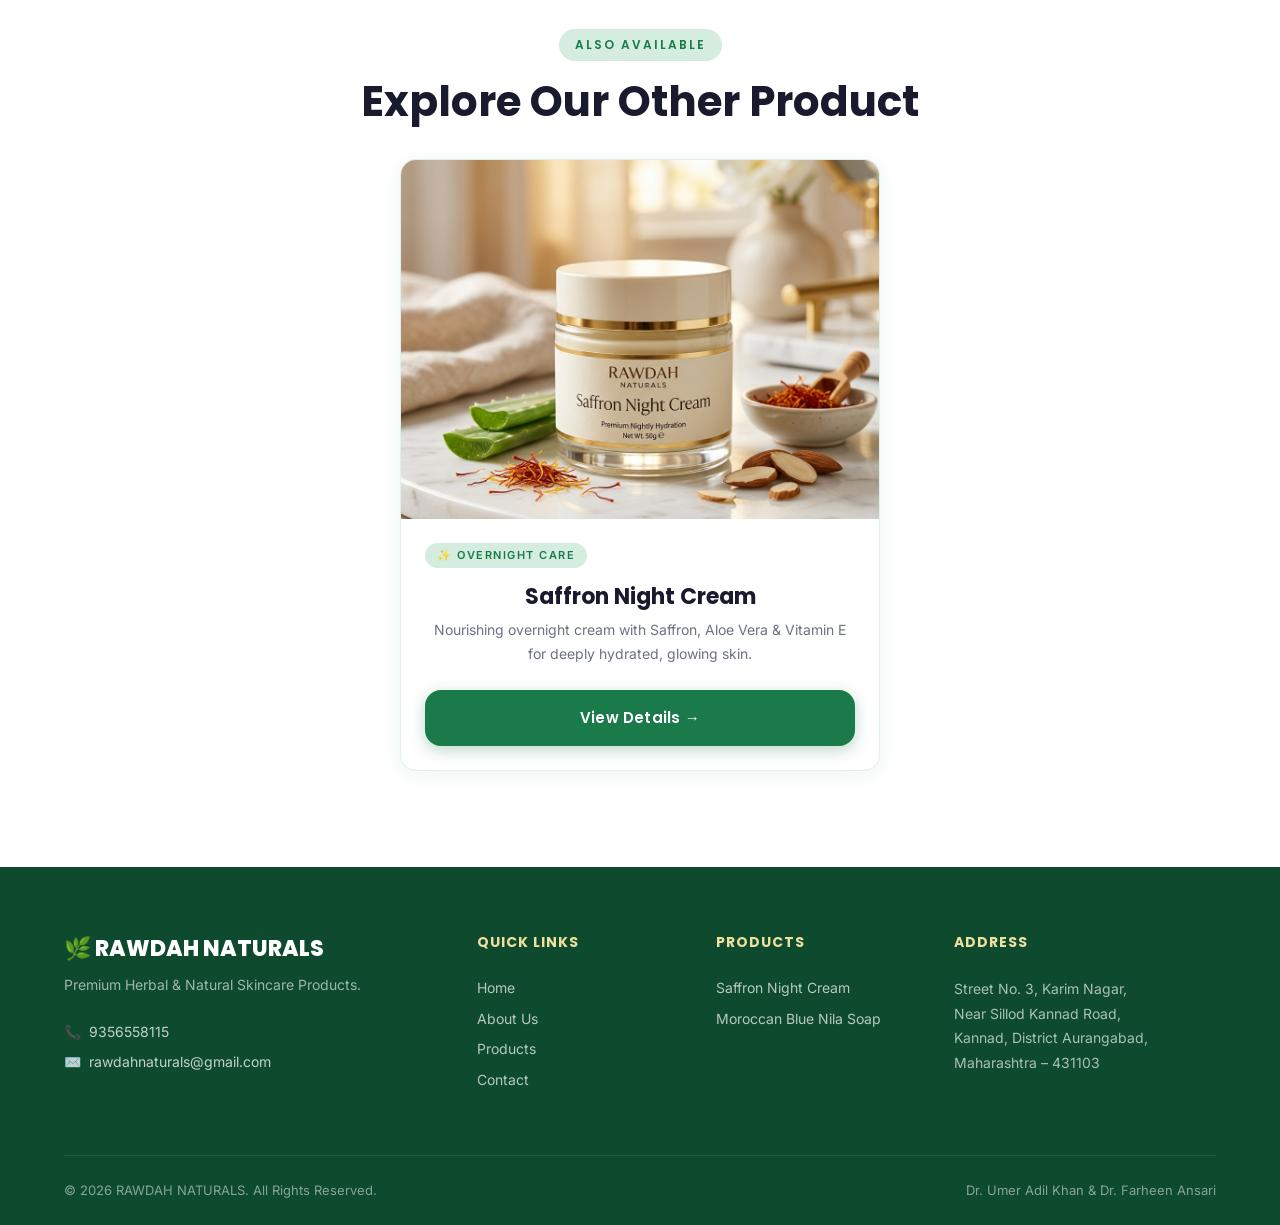
<file: product-nila.html>
<!DOCTYPE html>
<html lang="en">
<head>
<meta charset="UTF-8"/>
<meta name="viewport" content="width=device-width, initial-scale=1.0"/>
<title>Moroccan Blue Nila Soap — RAWDAH NATURALS</title>
<meta name="description" content="RAWDAH NATURALS Moroccan Blue Nila Soap — Traditional skincare soap with Blue Indigo, Almond Oil & Milk Powder for cleansed, brighter-looking skin."/>
<link rel="preconnect" href="https://fonts.googleapis.com"/>
<link rel="preconnect" href="https://fonts.gstatic.com" crossorigin/>
<link href="https://fonts.googleapis.com/css2?family=Poppins:wght@400;500;600;700;800&family=Inter:wght@400;500;600&display=swap" rel="stylesheet"/>
<link rel="stylesheet" href="styles.css"/>
<style>
.pd-hero{display:grid;grid-template-columns:1fr 1fr;gap:64px;align-items:start}
.pd-image-main{border-radius:24px;overflow:hidden;box-shadow:0 24px 64px rgba(26,122,74,.18);position:sticky;top:calc(var(--nav-height)+24px)}
.pd-image-main img{width:100%;height:480px;object-fit:cover}
.pd-info-tag{display:inline-block;font-size:12px;font-weight:700;text-transform:uppercase;letter-spacing:1.5px;color:var(--color-primary);background:var(--color-primary-xlight);padding:6px 16px;border-radius:999px;margin-bottom:16px}
.pd-title{font-family:'Poppins',sans-serif;font-size:clamp(28px,4vw,44px);font-weight:800;color:var(--color-heading);line-height:1.1;margin-bottom:10px}
.pd-subtitle{font-family:'Poppins',sans-serif;font-size:18px;font-weight:500;font-style:italic;color:var(--color-primary);margin-bottom:20px}
.pd-desc{font-size:15px;color:var(--color-body);line-height:1.8;margin-bottom:28px}
.pd-suitable{display:inline-flex;align-items:center;gap:8px;background:var(--color-cream);border:1px solid var(--color-border);border-radius:12px;padding:12px 20px;font-size:14px;font-weight:600;color:var(--color-heading);margin-bottom:28px}
.pd-cta{display:flex;gap:12px;flex-wrap:wrap;padding:24px;background:var(--color-cream);border-radius:16px;border:1px solid var(--color-border)}
.pd-cta p{font-size:14px;color:var(--color-muted);margin-bottom:16px;line-height:1.5}
.benefit-full-grid{display:grid;grid-template-columns:1fr 1fr;gap:16px;margin-bottom:24px}
.steps-list{display:flex;flex-direction:column;gap:16px}
.step-item{display:flex;gap:20px;align-items:flex-start}
.step-num{width:36px;height:36px;background:var(--color-primary);color:#fff;border-radius:50%;display:flex;align-items:center;justify-content:center;font-family:'Poppins',sans-serif;font-weight:700;font-size:15px;flex-shrink:0}
.step-text{font-size:15px;color:var(--color-body);padding-top:6px;line-height:1.6}
.info-grid{display:grid;grid-template-columns:1fr 1fr;gap:24px}
.moroccan-heritage{background:linear-gradient(135deg,#1a3a5c,#2a5a9c);border-radius:24px;padding:48px;text-align:center;color:#fff;margin-top:64px}
.moroccan-heritage h3{font-family:'Poppins',sans-serif;font-weight:700;font-size:24px;margin-bottom:12px}
.moroccan-heritage p{font-size:15px;color:rgba(255,255,255,.8);line-height:1.75;max-width:560px;margin:0 auto}
@media(max-width:900px){
  .pd-hero{grid-template-columns:1fr}
  .pd-image-main{position:static}
  .pd-image-main img{height:300px}
  .benefit-full-grid{grid-template-columns:1fr}
  .info-grid{grid-template-columns:1fr}
  .moroccan-heritage{padding:32px 24px}
}
</style>
</head>
<body>
<!-- PAGE LOADER -->
<div class="page-loader" id="pageLoader">
  <div class="loader-mortar">
    <div class="loader-leaf leaf-1">🌿</div>
    <div class="loader-leaf leaf-2">🍃</div>
    <div class="loader-leaf leaf-3">✨</div>
    <div class="mortar-pestle"></div>
    <div class="mortar-bowl"></div>
  </div>
  <div class="loader-text">RAWDAH NATURALS</div>
  <div class="loader-progress"><div class="loader-progress-bar"></div></div>
</div>
<nav class="navbar" id="navbar">
  <div class="nav-inner">
    <a href="index.html" class="nav-logo">
      <div class="nav-logo-icon">🌿</div>
      <div class="nav-logo-text">
        <span class="nav-logo-name">RAWDAH NATURALS</span>
        <span class="nav-logo-tagline">Pure Nature • Trusted Care</span>
      </div>
    </a>
    <ul class="nav-links">
      <li><a href="index.html">Home</a></li>
      <li><a href="about.html">About Us</a></li>
      <li><a href="products.html" class="active">Products</a></li>
      <li><a href="contact.html">Contact</a></li>
    </ul>
    <div class="nav-cta"><a href="contact.html" class="btn btn-primary">Contact Us</a></div>
    <button class="hamburger" id="hamburger"><span></span><span></span><span></span></button>
  </div>
</nav>
<div class="mobile-menu" id="mobileMenu">
  <a href="index.html">Home</a><a href="about.html">About Us</a><a href="products.html">Products</a><a href="contact.html">Contact</a>
</div>

<div class="page-hero" style="background:linear-gradient(135deg,#0d2a4a 0%,#1a4a8a 60%,#2a6ab2 100%)">
  <div class="container">
    <div class="page-hero-label">💙 Daily Cleansing</div>
    <h1>Moroccan Blue Nila Soap</h1>
    <p>Traditional Moroccan Skin Care</p>
    <div class="breadcrumb">
      <a href="index.html">Home</a><span class="breadcrumb-sep">›</span>
      <a href="products.html">Products</a><span class="breadcrumb-sep">›</span>
      <span>Moroccan Blue Nila Soap</span>
    </div>
  </div>
</div>

<section class="section">
  <div class="container">
    <div class="pd-hero">
      <div class="pd-image-main reveal">
        <img src="images/moroccan-blue-nila-soap.png" alt="RAWDAH NATURALS Moroccan Blue Nila Soap"/>
      </div>
      <div class="reveal reveal-delay-2">
        <span class="pd-info-tag">💧 Daily Cleansing</span>
        <h1 class="pd-title">Moroccan Blue Nila Soap</h1>
        <p class="pd-subtitle">Traditional Moroccan Skin Care</p>
        <p class="pd-desc">RAWDAH NATURALS Moroccan Blue Nila Soap is a traditional skincare soap enriched with Moroccan Blue Indigo, Almond Oil, Rice Starch, Milk Powder, Vitamin E, and Glycerine. It gently cleanses the skin while helping improve the appearance of dullness and uneven skin tone, leaving skin soft, smooth, and refreshed.</p>

        <p style="font-size:13px;font-weight:700;text-transform:uppercase;letter-spacing:1px;color:var(--color-heading);margin-bottom:12px">Active Ingredients</p>
        <div style="display:flex;flex-wrap:wrap;gap:8px;margin-bottom:24px">
          <span class="ingredient-chip">💙 Blue Indigo</span>
          <span class="ingredient-chip">💧 Glycerine</span>
          <span class="ingredient-chip">🥜 Almond Oil</span>
          <span class="ingredient-chip">🥛 Milk Powder</span>
          <span class="ingredient-chip">💊 Vitamin E</span>
          <span class="ingredient-chip">🌾 Rice Starch</span>
        </div>

        <p style="font-size:13px;font-weight:700;text-transform:uppercase;letter-spacing:1px;color:var(--color-heading);margin-bottom:12px">Benefits</p>
        <div class="benefit-full-grid">
          <div class="benefit-item"><div class="benefit-check">✓</div><span class="benefit-text">Removes dirt &amp; impurities</span></div>
          <div class="benefit-item"><div class="benefit-check">✓</div><span class="benefit-text">Cleanses excess oil</span></div>
          <div class="benefit-item"><div class="benefit-check">✓</div><span class="benefit-text">Gently exfoliates dead skin cells</span></div>
          <div class="benefit-item"><div class="benefit-check">✓</div><span class="benefit-text">Helps improve dull-looking skin</span></div>
          <div class="benefit-item"><div class="benefit-check">✓</div><span class="benefit-text">Promotes a brighter appearance</span></div>
          <div class="benefit-item"><div class="benefit-check">✓</div><span class="benefit-text">Helps improve uneven skin tone</span></div>
          <div class="benefit-item"><div class="benefit-check">✓</div><span class="benefit-text">Moisturizes the skin</span></div>
          <div class="benefit-item"><div class="benefit-check">✓</div><span class="benefit-text">Leaves skin soft &amp; refreshed</span></div>
          <div class="benefit-item"><div class="benefit-check">✓</div><span class="benefit-text">Helps reduce appearance of dark spots</span></div>
        </div>

        <div class="pd-suitable">👤 Suitable For: <strong>All Skin Types</strong></div>

        <div class="pd-cta">
          <p>To order or enquire about this product, contact us directly:</p>
          <div style="display:flex;gap:12px;flex-wrap:wrap">
            <a href="tel:9356558115" class="btn btn-primary">📞 Call to Order</a>
            <a href="https://wa.me/919356558115" class="btn btn-secondary" target="_blank">💬 WhatsApp</a>
            <a href="mailto:rawdahnaturals@gmail.com" class="btn btn-secondary">✉️ Email Us</a>
          </div>
        </div>

        <div class="moroccan-heritage">
          <div style="font-size:40px;margin-bottom:12px">🇲🇦</div>
          <h3>Rooted in Moroccan Tradition</h3>
          <p>Moroccan Blue Indigo (Nila) has been used for centuries in traditional North African skincare. Known for its purifying and brightening properties, it is a treasured ingredient in traditional beauty rituals.</p>
        </div>
      </div>
    </div>
  </div>
</section>

<!-- HOW TO USE -->
<section class="section section-alt">
  <div class="container">
    <div class="section-header center reveal">
      <span class="section-label">Directions for Use</span>
      <h2 class="section-title">How to Use Moroccan Blue Nila Soap</h2>
    </div>
    <div style="max-width:600px;margin:0 auto">
      <div class="steps-list reveal">
        <div class="step-item"><div class="step-num">1</div><div class="step-text">Wet your skin with water.</div></div>
        <div class="step-item"><div class="step-num">2</div><div class="step-text">Apply the soap gently to your skin.</div></div>
        <div class="step-item"><div class="step-num">3</div><div class="step-text">Massage for 1–2 minutes in circular motions.</div></div>
        <div class="step-item"><div class="step-num">4</div><div class="step-text">Rinse thoroughly with water.</div></div>
        <div class="step-item"><div class="step-num">5</div><div class="step-text">Use daily for best results.</div></div>
      </div>
    </div>
    <div class="info-grid" style="max-width:720px;margin:48px auto 0">
      <div class="info-box reveal">
        <div class="info-box-title">📦 Storage</div>
        <ul class="info-box-list">
          <li>Store in a cool and dry place</li>
          <li>Away from direct sunlight</li>
          <li>Allow soap to dry between uses</li>
        </ul>
      </div>
      <div class="info-box warning-border reveal reveal-delay-2">
        <div class="info-box-title">⚠️ Safety Information</div>
        <ul class="info-box-list">
          <li>For external use only</li>
          <li>Avoid contact with eyes</li>
          <li>Stop use if irritation develops</li>
          <li>Keep out of children's reach</li>
        </ul>
      </div>
    </div>
  </div>
</section>

<!-- OTHER PRODUCT -->
<section class="section" style="text-align:center">
  <div class="container">
    <span class="section-label">Also Available</span>
    <h2 class="section-title">Explore Our Other Product</h2>
    <div style="max-width:480px;margin:32px auto 0">
      <a href="product-saffron.html" class="card product-card" style="text-decoration:none">
        <div class="product-card-image"><img src="images/saffron-night-cream.png" alt="Saffron Night Cream"/></div>
        <div class="product-card-body">
          <span class="product-card-tag">✨ Overnight Care</span>
          <h3 class="product-card-title">Saffron Night Cream</h3>
          <p class="product-card-desc">Nourishing overnight cream with Saffron, Aloe Vera &amp; Vitamin E for deeply hydrated, glowing skin.</p>
          <span class="btn btn-primary" style="width:100%;justify-content:center">View Details →</span>
        </div>
      </a>
    </div>
  </div>
</section>

<footer class="footer">
  <div class="footer-inner">
    <div class="footer-grid">
      <div>
        <div class="footer-logo-name">🌿 RAWDAH NATURALS</div>
        <p class="footer-tagline">Premium Herbal &amp; Natural Skincare Products.</p>
        <div class="footer-contact-item">📞 <a href="tel:9356558115">9356558115</a></div>
        <div class="footer-contact-item" style="margin-top:8px">✉️ <a href="mailto:rawdahnaturals@gmail.com">rawdahnaturals@gmail.com</a></div>
      </div>
      <div>
        <div class="footer-col-title">Quick Links</div>
        <div class="footer-links"><a href="index.html">Home</a><a href="about.html">About Us</a><a href="products.html">Products</a><a href="contact.html">Contact</a></div>
      </div>
      <div>
        <div class="footer-col-title">Products</div>
        <div class="footer-links"><a href="product-saffron.html">Saffron Night Cream</a><a href="product-nila.html">Moroccan Blue Nila Soap</a></div>
      </div>
      <div>
        <div class="footer-col-title">Address</div>
        <p style="font-size:14px;color:rgba(255,255,255,.65);line-height:1.75">Street No. 3, Karim Nagar,<br/>Near Sillod Kannad Road,<br/>Kannad, District Aurangabad,<br/>Maharashtra – 431103</p>
      </div>
    </div>
    <div class="footer-bottom">
      <span class="footer-bottom-text">© 2026 RAWDAH NATURALS. All Rights Reserved.</span>
      <span class="footer-bottom-text">Dr. Umer Adil Khan &amp; Dr. Farheen Ansari</span>
    </div>
  </div>
</footer>
<a href="https://wa.me/919356558115" class="whatsapp-btn" target="_blank" rel="noopener">💬</a>
<button class="scroll-top" id="scrollTop">↑</button>
<script>
const navbar=document.getElementById('navbar');
const scrollTop=document.getElementById('scrollTop');
window.addEventListener('scroll',()=>{navbar.classList.toggle('scrolled',window.scrollY>20);scrollTop.classList.toggle('visible',window.scrollY>400)});
scrollTop.addEventListener('click',()=>window.scrollTo({top:0,behavior:'smooth'}));
document.getElementById('hamburger').addEventListener('click',()=>document.getElementById('mobileMenu').classList.toggle('open'));
const obs=new IntersectionObserver(e=>e.forEach(el=>{if(el.isIntersecting)el.target.classList.add('visible')}),{threshold:.1});
document.querySelectorAll('.reveal').forEach(el=>obs.observe(el));
</script>
<script>
window.addEventListener('load', () => {
  setTimeout(() => {
    const loader = document.getElementById('pageLoader');
    if(loader) loader.classList.add('hidden');
  }, 1200);
});
</script>
</body>
</html>
</file>
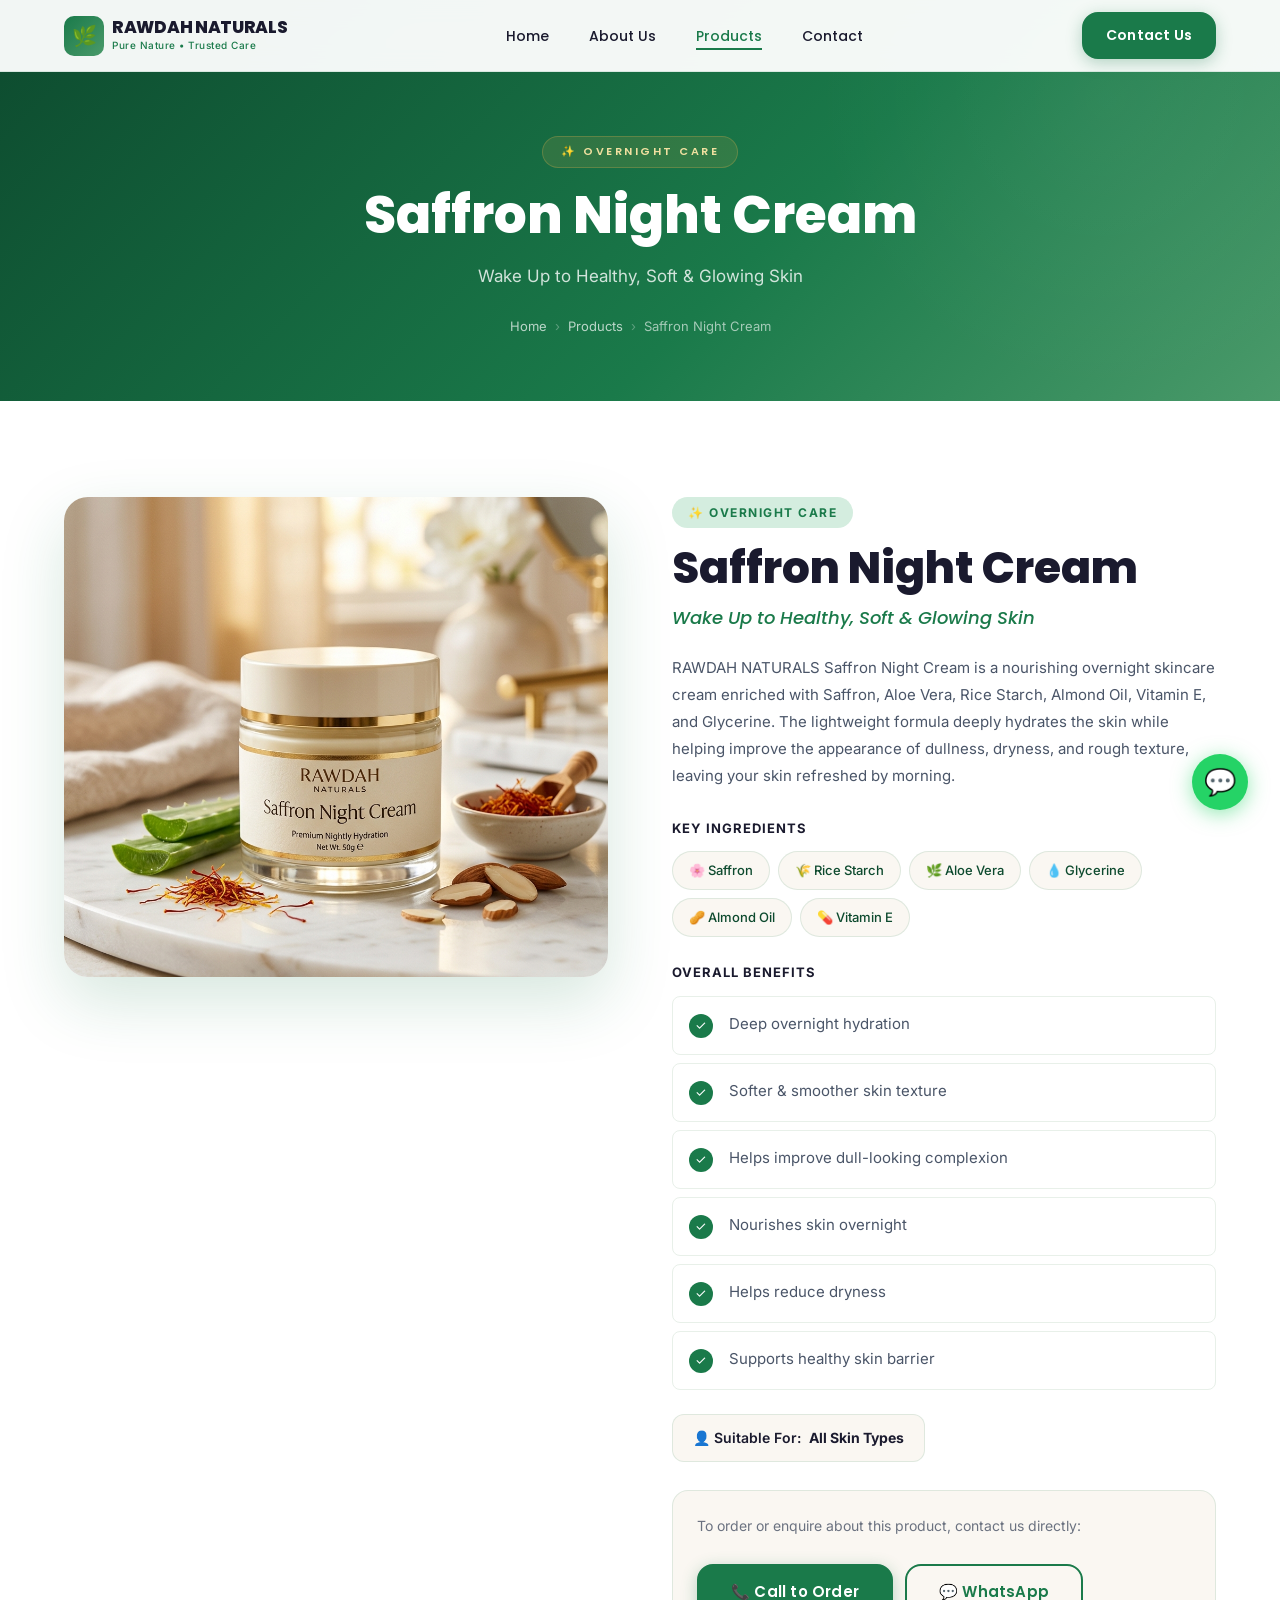
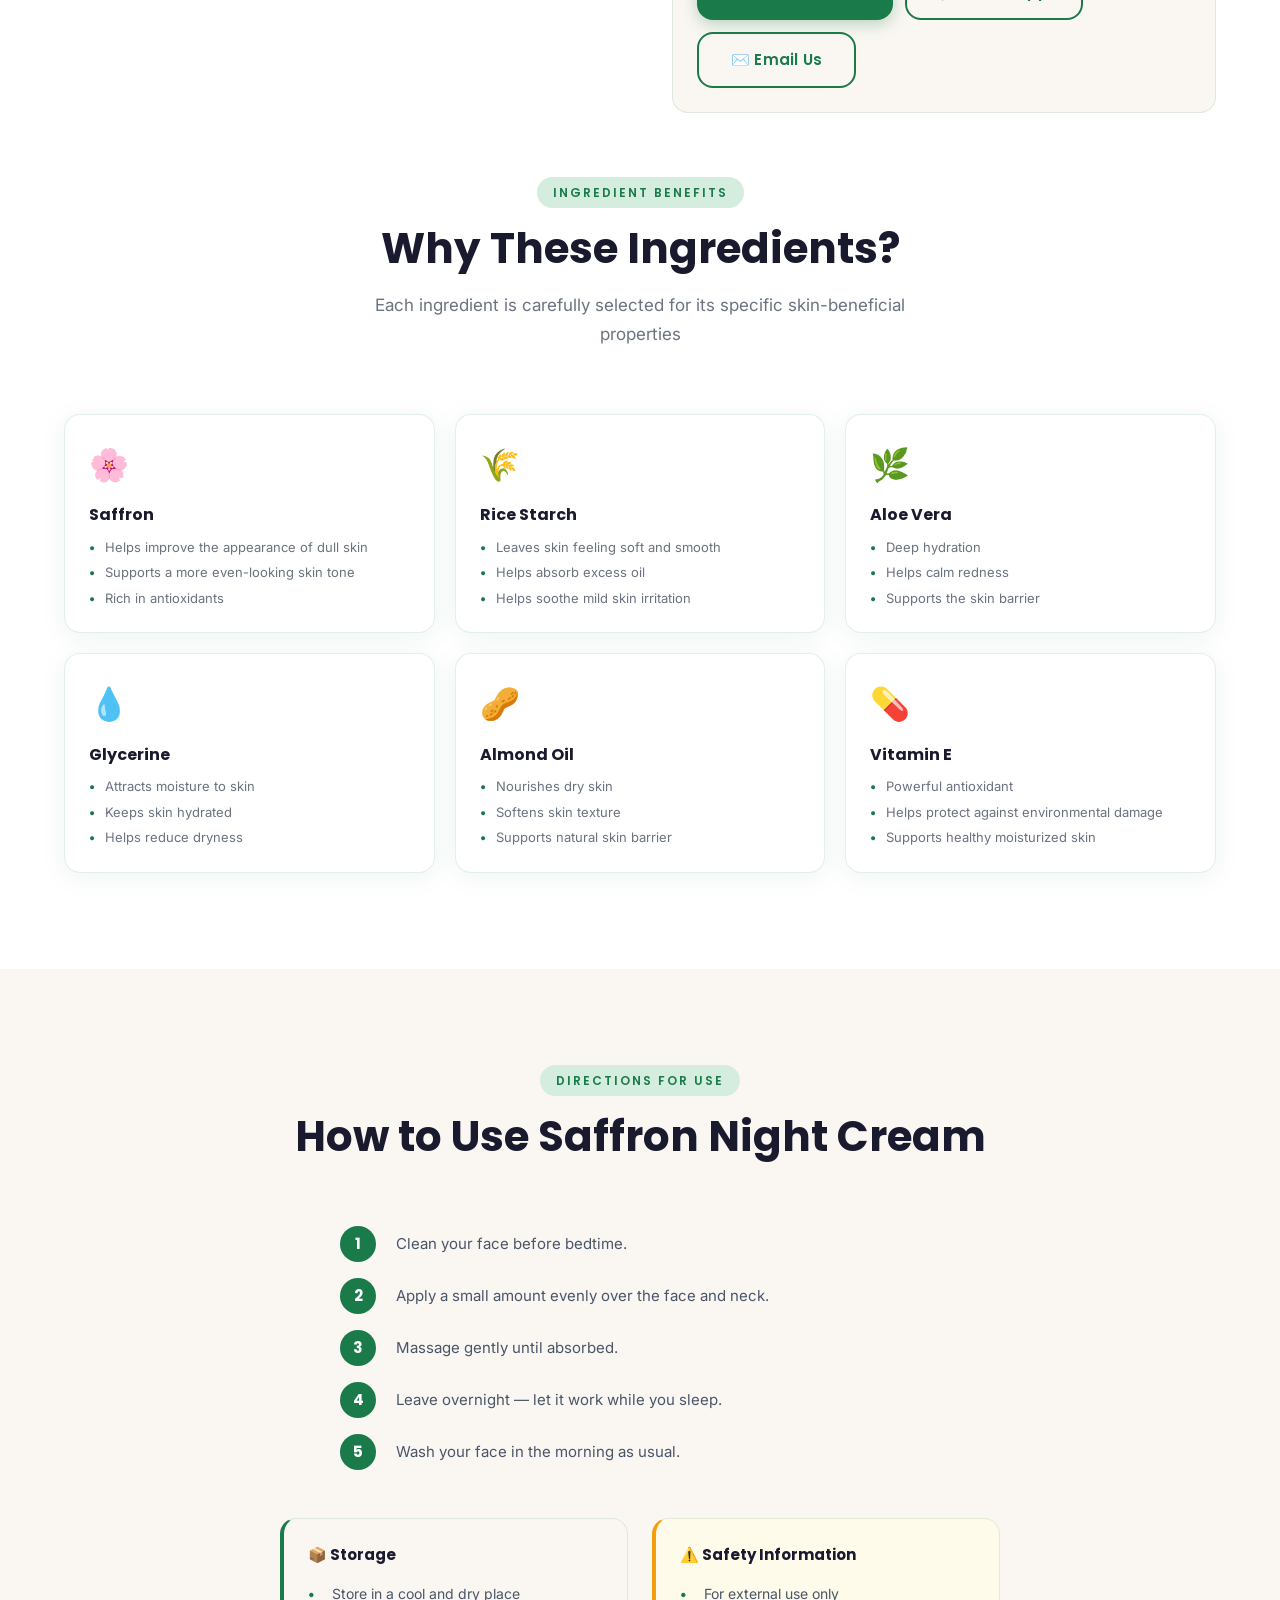
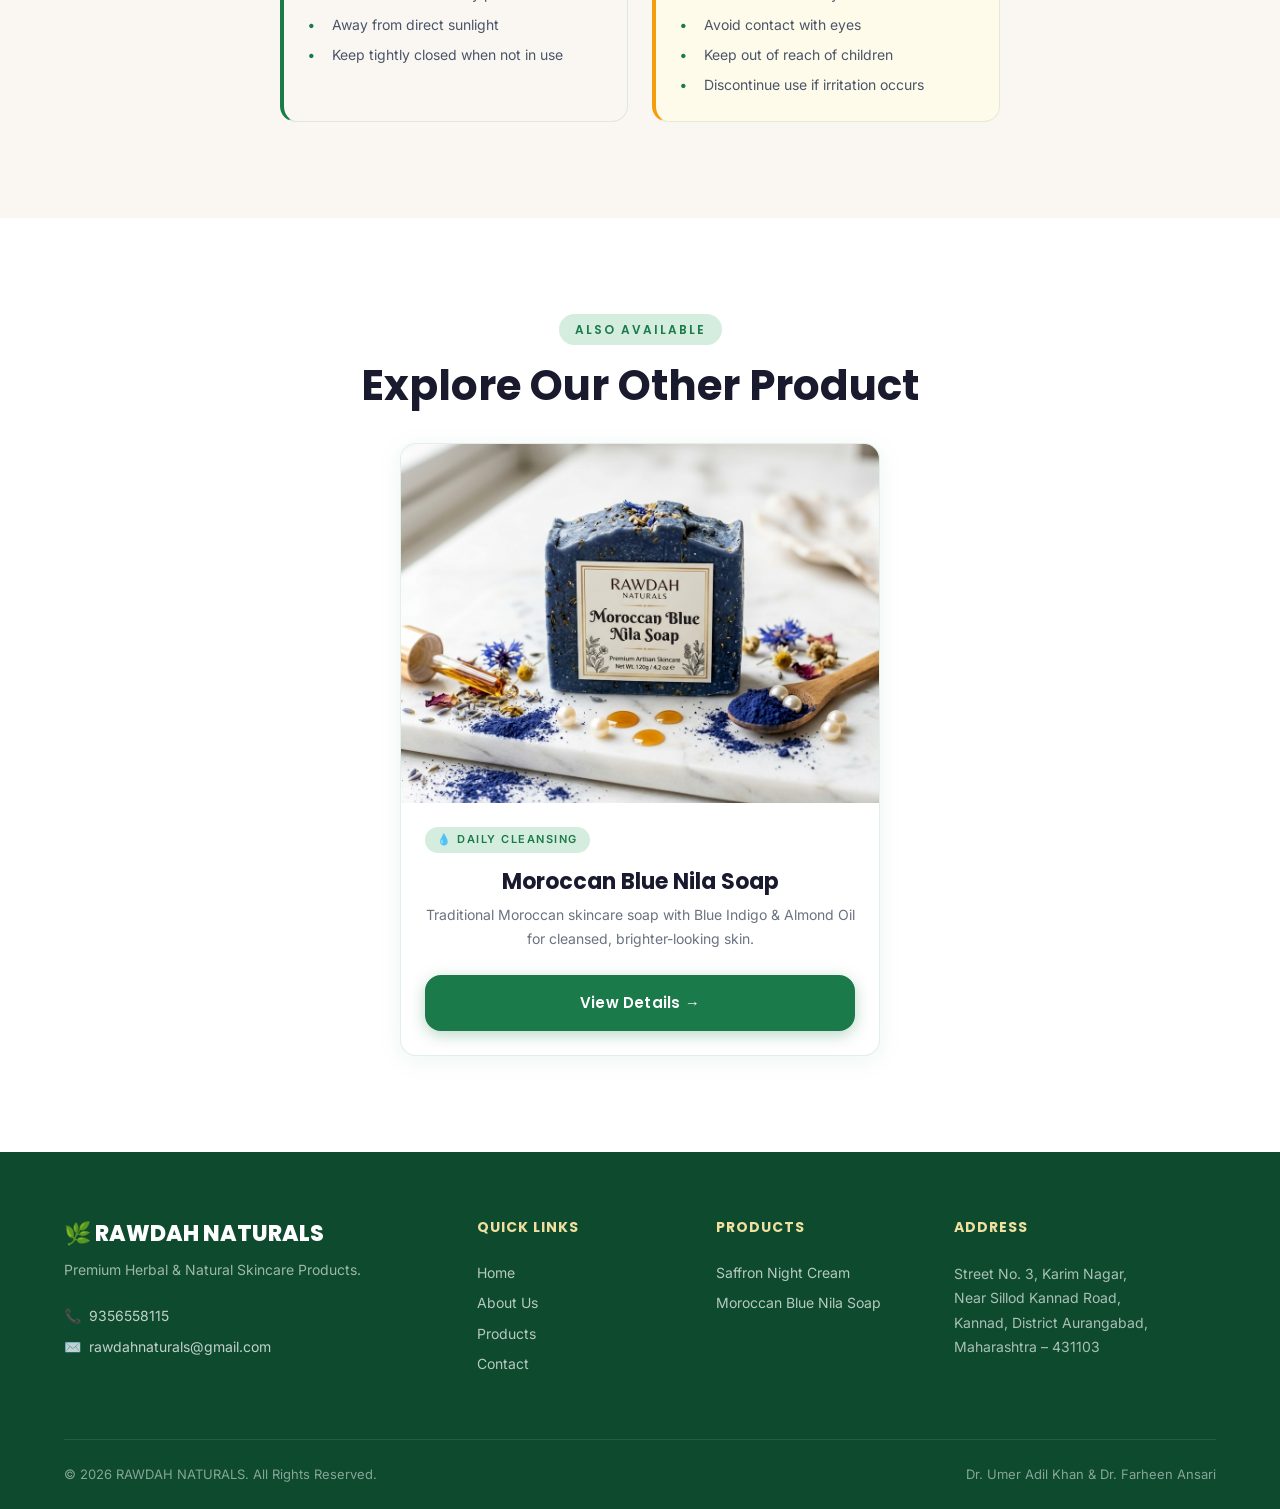
<file: product-saffron.html>
<!DOCTYPE html>
<html lang="en">
<head>
<meta charset="UTF-8"/>
<meta name="viewport" content="width=device-width, initial-scale=1.0"/>
<title>Saffron Night Cream — RAWDAH NATURALS</title>
<meta name="description" content="RAWDAH NATURALS Saffron Night Cream — Nourishing overnight skincare with Saffron, Aloe Vera, Almond Oil & Vitamin E. Helps improve dull, dry skin while you sleep."/>
<link rel="preconnect" href="https://fonts.googleapis.com"/>
<link rel="preconnect" href="https://fonts.gstatic.com" crossorigin/>
<link href="https://fonts.googleapis.com/css2?family=Poppins:wght@400;500;600;700;800&family=Inter:wght@400;500;600&display=swap" rel="stylesheet"/>
<link rel="stylesheet" href="styles.css"/>
<style>
.pd-hero{display:grid;grid-template-columns:1fr 1fr;gap:64px;align-items:start}
.pd-image-main{border-radius:24px;overflow:hidden;box-shadow:0 24px 64px rgba(26,122,74,.18);position:sticky;top:calc(var(--nav-height)+24px)}
.pd-image-main img{width:100%;height:480px;object-fit:cover}
.pd-info-tag{display:inline-block;font-size:12px;font-weight:700;text-transform:uppercase;letter-spacing:1.5px;color:var(--color-primary);background:var(--color-primary-xlight);padding:6px 16px;border-radius:999px;margin-bottom:16px}
.pd-title{font-family:'Poppins',sans-serif;font-size:clamp(28px,4vw,44px);font-weight:800;color:var(--color-heading);line-height:1.1;margin-bottom:10px}
.pd-subtitle{font-family:'Poppins',sans-serif;font-size:18px;font-weight:500;font-style:italic;color:var(--color-primary);margin-bottom:20px}
.pd-desc{font-size:15px;color:var(--color-body);line-height:1.8;margin-bottom:28px}
.pd-suitable{display:inline-flex;align-items:center;gap:8px;background:var(--color-cream);border:1px solid var(--color-border);border-radius:12px;padding:12px 20px;font-size:14px;font-weight:600;color:var(--color-heading);margin-bottom:28px}
.pd-cta{display:flex;gap:12px;flex-wrap:wrap;padding:24px;background:var(--color-cream);border-radius:16px;border:1px solid var(--color-border)}
.pd-cta p{font-size:14px;color:var(--color-muted);margin-bottom:16px;line-height:1.5}
.ingredient-section{margin-top:64px}
.ingredient-cards{display:grid;grid-template-columns:repeat(3,1fr);gap:20px}
.ingredient-card{background:var(--color-white);border:1px solid var(--color-border);border-radius:16px;padding:24px;box-shadow:var(--shadow-card);transition:all .3s}
.ingredient-card:hover{transform:translateY(-3px);box-shadow:var(--shadow-card-hover);border-color:var(--color-primary)}
.ingredient-name{font-family:'Poppins',sans-serif;font-weight:700;font-size:16px;color:var(--color-heading);margin-bottom:10px}
.ingredient-card ul{display:flex;flex-direction:column;gap:6px}
.ingredient-card ul li{font-size:13px;color:var(--color-muted);padding-left:16px;position:relative;line-height:1.5}
.ingredient-card ul li::before{content:'•';position:absolute;left:0;color:var(--color-primary);font-weight:700}
.steps-list{display:flex;flex-direction:column;gap:16px}
.step-item{display:flex;gap:20px;align-items:flex-start}
.step-num{width:36px;height:36px;background:var(--color-primary);color:#fff;border-radius:50%;display:flex;align-items:center;justify-content:center;font-family:'Poppins',sans-serif;font-weight:700;font-size:15px;flex-shrink:0}
.step-text{font-size:15px;color:var(--color-body);padding-top:6px;line-height:1.6}
.info-grid{display:grid;grid-template-columns:1fr 1fr;gap:24px}
@media(max-width:900px){
  .pd-hero{grid-template-columns:1fr}
  .pd-image-main{position:static}
  .pd-image-main img{height:300px}
  .ingredient-cards{grid-template-columns:1fr 1fr}
  .info-grid{grid-template-columns:1fr}
}
@media(max-width:600px){
  .ingredient-cards{grid-template-columns:1fr}
}
</style>
</head>
<body>
<!-- PAGE LOADER -->
<div class="page-loader" id="pageLoader">
  <div class="loader-mortar">
    <div class="loader-leaf leaf-1">🌿</div>
    <div class="loader-leaf leaf-2">🍃</div>
    <div class="loader-leaf leaf-3">✨</div>
    <div class="mortar-pestle"></div>
    <div class="mortar-bowl"></div>
  </div>
  <div class="loader-text">RAWDAH NATURALS</div>
  <div class="loader-progress"><div class="loader-progress-bar"></div></div>
</div>
<nav class="navbar" id="navbar">
  <div class="nav-inner">
    <a href="index.html" class="nav-logo">
      <div class="nav-logo-icon">🌿</div>
      <div class="nav-logo-text">
        <span class="nav-logo-name">RAWDAH NATURALS</span>
        <span class="nav-logo-tagline">Pure Nature • Trusted Care</span>
      </div>
    </a>
    <ul class="nav-links">
      <li><a href="index.html">Home</a></li>
      <li><a href="about.html">About Us</a></li>
      <li><a href="products.html" class="active">Products</a></li>
      <li><a href="contact.html">Contact</a></li>
    </ul>
    <div class="nav-cta"><a href="contact.html" class="btn btn-primary">Contact Us</a></div>
    <button class="hamburger" id="hamburger"><span></span><span></span><span></span></button>
  </div>
</nav>
<div class="mobile-menu" id="mobileMenu">
  <a href="index.html">Home</a><a href="about.html">About Us</a><a href="products.html">Products</a><a href="contact.html">Contact</a>
</div>

<div class="page-hero">
  <div class="container">
    <div class="page-hero-label">✨ Overnight Care</div>
    <h1>Saffron Night Cream</h1>
    <p>Wake Up to Healthy, Soft &amp; Glowing Skin</p>
    <div class="breadcrumb">
      <a href="index.html">Home</a><span class="breadcrumb-sep">›</span>
      <a href="products.html">Products</a><span class="breadcrumb-sep">›</span>
      <span>Saffron Night Cream</span>
    </div>
  </div>
</div>

<section class="section">
  <div class="container">
    <div class="pd-hero">
      <div class="pd-image-main reveal">
        <img src="images/saffron-night-cream.png" alt="RAWDAH NATURALS Saffron Night Cream"/>
      </div>
      <div class="reveal reveal-delay-2">
        <span class="pd-info-tag">✨ Overnight Care</span>
        <h1 class="pd-title">Saffron Night Cream</h1>
        <p class="pd-subtitle">Wake Up to Healthy, Soft &amp; Glowing Skin</p>
        <p class="pd-desc">RAWDAH NATURALS Saffron Night Cream is a nourishing overnight skincare cream enriched with Saffron, Aloe Vera, Rice Starch, Almond Oil, Vitamin E, and Glycerine. The lightweight formula deeply hydrates the skin while helping improve the appearance of dullness, dryness, and rough texture, leaving your skin refreshed by morning.</p>

        <p style="font-size:13px;font-weight:700;text-transform:uppercase;letter-spacing:1px;color:var(--color-heading);margin-bottom:12px">Key Ingredients</p>
        <div style="display:flex;flex-wrap:wrap;gap:8px;margin-bottom:24px">
          <span class="ingredient-chip">🌸 Saffron</span>
          <span class="ingredient-chip">🌾 Rice Starch</span>
          <span class="ingredient-chip">🌿 Aloe Vera</span>
          <span class="ingredient-chip">💧 Glycerine</span>
          <span class="ingredient-chip">🥜 Almond Oil</span>
          <span class="ingredient-chip">💊 Vitamin E</span>
        </div>

        <p style="font-size:13px;font-weight:700;text-transform:uppercase;letter-spacing:1px;color:var(--color-heading);margin-bottom:12px">Overall Benefits</p>
        <div class="benefit-list" style="margin-bottom:24px">
          <div class="benefit-item"><div class="benefit-check">✓</div><span class="benefit-text">Deep overnight hydration</span></div>
          <div class="benefit-item"><div class="benefit-check">✓</div><span class="benefit-text">Softer &amp; smoother skin texture</span></div>
          <div class="benefit-item"><div class="benefit-check">✓</div><span class="benefit-text">Helps improve dull-looking complexion</span></div>
          <div class="benefit-item"><div class="benefit-check">✓</div><span class="benefit-text">Nourishes skin overnight</span></div>
          <div class="benefit-item"><div class="benefit-check">✓</div><span class="benefit-text">Helps reduce dryness</span></div>
          <div class="benefit-item"><div class="benefit-check">✓</div><span class="benefit-text">Supports healthy skin barrier</span></div>
        </div>

        <div class="pd-suitable">👤 Suitable For: <strong>All Skin Types</strong></div>

        <div class="pd-cta">
          <p>To order or enquire about this product, contact us directly:</p>
          <div style="display:flex;gap:12px;flex-wrap:wrap">
            <a href="tel:9356558115" class="btn btn-primary">📞 Call to Order</a>
            <a href="https://wa.me/919356558115" class="btn btn-secondary" target="_blank">💬 WhatsApp</a>
            <a href="mailto:rawdahnaturals@gmail.com" class="btn btn-secondary">✉️ Email Us</a>
          </div>
        </div>
      </div>
    </div>

    <!-- INGREDIENT DETAILS -->
    <div class="ingredient-section">
      <div class="section-header center reveal">
        <span class="section-label">Ingredient Benefits</span>
        <h2 class="section-title">Why These Ingredients?</h2>
        <p class="section-subtitle">Each ingredient is carefully selected for its specific skin-beneficial properties</p>
      </div>
      <div class="ingredient-cards">
        <div class="ingredient-card reveal reveal-delay-1">
          <div style="font-size:32px;margin-bottom:12px">🌸</div>
          <div class="ingredient-name">Saffron</div>
          <ul>
            <li>Helps improve the appearance of dull skin</li>
            <li>Supports a more even-looking skin tone</li>
            <li>Rich in antioxidants</li>
          </ul>
        </div>
        <div class="ingredient-card reveal reveal-delay-2">
          <div style="font-size:32px;margin-bottom:12px">🌾</div>
          <div class="ingredient-name">Rice Starch</div>
          <ul>
            <li>Leaves skin feeling soft and smooth</li>
            <li>Helps absorb excess oil</li>
            <li>Helps soothe mild skin irritation</li>
          </ul>
        </div>
        <div class="ingredient-card reveal reveal-delay-3">
          <div style="font-size:32px;margin-bottom:12px">🌿</div>
          <div class="ingredient-name">Aloe Vera</div>
          <ul>
            <li>Deep hydration</li>
            <li>Helps calm redness</li>
            <li>Supports the skin barrier</li>
          </ul>
        </div>
        <div class="ingredient-card reveal reveal-delay-1">
          <div style="font-size:32px;margin-bottom:12px">💧</div>
          <div class="ingredient-name">Glycerine</div>
          <ul>
            <li>Attracts moisture to skin</li>
            <li>Keeps skin hydrated</li>
            <li>Helps reduce dryness</li>
          </ul>
        </div>
        <div class="ingredient-card reveal reveal-delay-2">
          <div style="font-size:32px;margin-bottom:12px">🥜</div>
          <div class="ingredient-name">Almond Oil</div>
          <ul>
            <li>Nourishes dry skin</li>
            <li>Softens skin texture</li>
            <li>Supports natural skin barrier</li>
          </ul>
        </div>
        <div class="ingredient-card reveal reveal-delay-3">
          <div style="font-size:32px;margin-bottom:12px">💊</div>
          <div class="ingredient-name">Vitamin E</div>
          <ul>
            <li>Powerful antioxidant</li>
            <li>Helps protect against environmental damage</li>
            <li>Supports healthy moisturized skin</li>
          </ul>
        </div>
      </div>
    </div>
  </div>
</section>

<!-- HOW TO USE -->
<section class="section section-alt">
  <div class="container">
    <div class="section-header center reveal">
      <span class="section-label">Directions for Use</span>
      <h2 class="section-title">How to Use Saffron Night Cream</h2>
    </div>
    <div style="max-width:600px;margin:0 auto">
      <div class="steps-list reveal">
        <div class="step-item"><div class="step-num">1</div><div class="step-text">Clean your face before bedtime.</div></div>
        <div class="step-item"><div class="step-num">2</div><div class="step-text">Apply a small amount evenly over the face and neck.</div></div>
        <div class="step-item"><div class="step-num">3</div><div class="step-text">Massage gently until absorbed.</div></div>
        <div class="step-item"><div class="step-num">4</div><div class="step-text">Leave overnight — let it work while you sleep.</div></div>
        <div class="step-item"><div class="step-num">5</div><div class="step-text">Wash your face in the morning as usual.</div></div>
      </div>
    </div>
    <div class="info-grid" style="max-width:720px;margin:48px auto 0">
      <div class="info-box reveal">
        <div class="info-box-title">📦 Storage</div>
        <ul class="info-box-list">
          <li>Store in a cool and dry place</li>
          <li>Away from direct sunlight</li>
          <li>Keep tightly closed when not in use</li>
        </ul>
      </div>
      <div class="info-box warning-border reveal reveal-delay-2">
        <div class="info-box-title">⚠️ Safety Information</div>
        <ul class="info-box-list">
          <li>For external use only</li>
          <li>Avoid contact with eyes</li>
          <li>Keep out of reach of children</li>
          <li>Discontinue use if irritation occurs</li>
        </ul>
      </div>
    </div>
  </div>
</section>

<!-- OTHER PRODUCT -->
<section class="section" style="text-align:center">
  <div class="container">
    <span class="section-label">Also Available</span>
    <h2 class="section-title">Explore Our Other Product</h2>
    <div style="max-width:480px;margin:32px auto 0">
      <a href="product-nila.html" class="card product-card" style="text-decoration:none">
        <div class="product-card-image"><img src="images/moroccan-blue-nila-soap.png" alt="Moroccan Blue Nila Soap"/></div>
        <div class="product-card-body">
          <span class="product-card-tag">💧 Daily Cleansing</span>
          <h3 class="product-card-title">Moroccan Blue Nila Soap</h3>
          <p class="product-card-desc">Traditional Moroccan skincare soap with Blue Indigo &amp; Almond Oil for cleansed, brighter-looking skin.</p>
          <span class="btn btn-primary" style="width:100%;justify-content:center">View Details →</span>
        </div>
      </a>
    </div>
  </div>
</section>

<footer class="footer">
  <div class="footer-inner">
    <div class="footer-grid">
      <div>
        <div class="footer-logo-name">🌿 RAWDAH NATURALS</div>
        <p class="footer-tagline">Premium Herbal &amp; Natural Skincare Products.</p>
        <div class="footer-contact-item">📞 <a href="tel:9356558115">9356558115</a></div>
        <div class="footer-contact-item" style="margin-top:8px">✉️ <a href="mailto:rawdahnaturals@gmail.com">rawdahnaturals@gmail.com</a></div>
      </div>
      <div>
        <div class="footer-col-title">Quick Links</div>
        <div class="footer-links"><a href="index.html">Home</a><a href="about.html">About Us</a><a href="products.html">Products</a><a href="contact.html">Contact</a></div>
      </div>
      <div>
        <div class="footer-col-title">Products</div>
        <div class="footer-links"><a href="product-saffron.html">Saffron Night Cream</a><a href="product-nila.html">Moroccan Blue Nila Soap</a></div>
      </div>
      <div>
        <div class="footer-col-title">Address</div>
        <p style="font-size:14px;color:rgba(255,255,255,.65);line-height:1.75">Street No. 3, Karim Nagar,<br/>Near Sillod Kannad Road,<br/>Kannad, District Aurangabad,<br/>Maharashtra – 431103</p>
      </div>
    </div>
    <div class="footer-bottom">
      <span class="footer-bottom-text">© 2026 RAWDAH NATURALS. All Rights Reserved.</span>
      <span class="footer-bottom-text">Dr. Umer Adil Khan &amp; Dr. Farheen Ansari</span>
    </div>
  </div>
</footer>
<a href="https://wa.me/919356558115" class="whatsapp-btn" target="_blank" rel="noopener">💬</a>
<button class="scroll-top" id="scrollTop">↑</button>
<script>
const navbar=document.getElementById('navbar');
const scrollTop=document.getElementById('scrollTop');
window.addEventListener('scroll',()=>{navbar.classList.toggle('scrolled',window.scrollY>20);scrollTop.classList.toggle('visible',window.scrollY>400)});
scrollTop.addEventListener('click',()=>window.scrollTo({top:0,behavior:'smooth'}));
document.getElementById('hamburger').addEventListener('click',()=>document.getElementById('mobileMenu').classList.toggle('open'));
const obs=new IntersectionObserver(e=>e.forEach(el=>{if(el.isIntersecting)el.target.classList.add('visible')}),{threshold:.1});
document.querySelectorAll('.reveal').forEach(el=>obs.observe(el));
</script>
<script>
window.addEventListener('load', () => {
  setTimeout(() => {
    const loader = document.getElementById('pageLoader');
    if(loader) loader.classList.add('hidden');
  }, 1200);
});
</script>
</body>
</html>
</file>
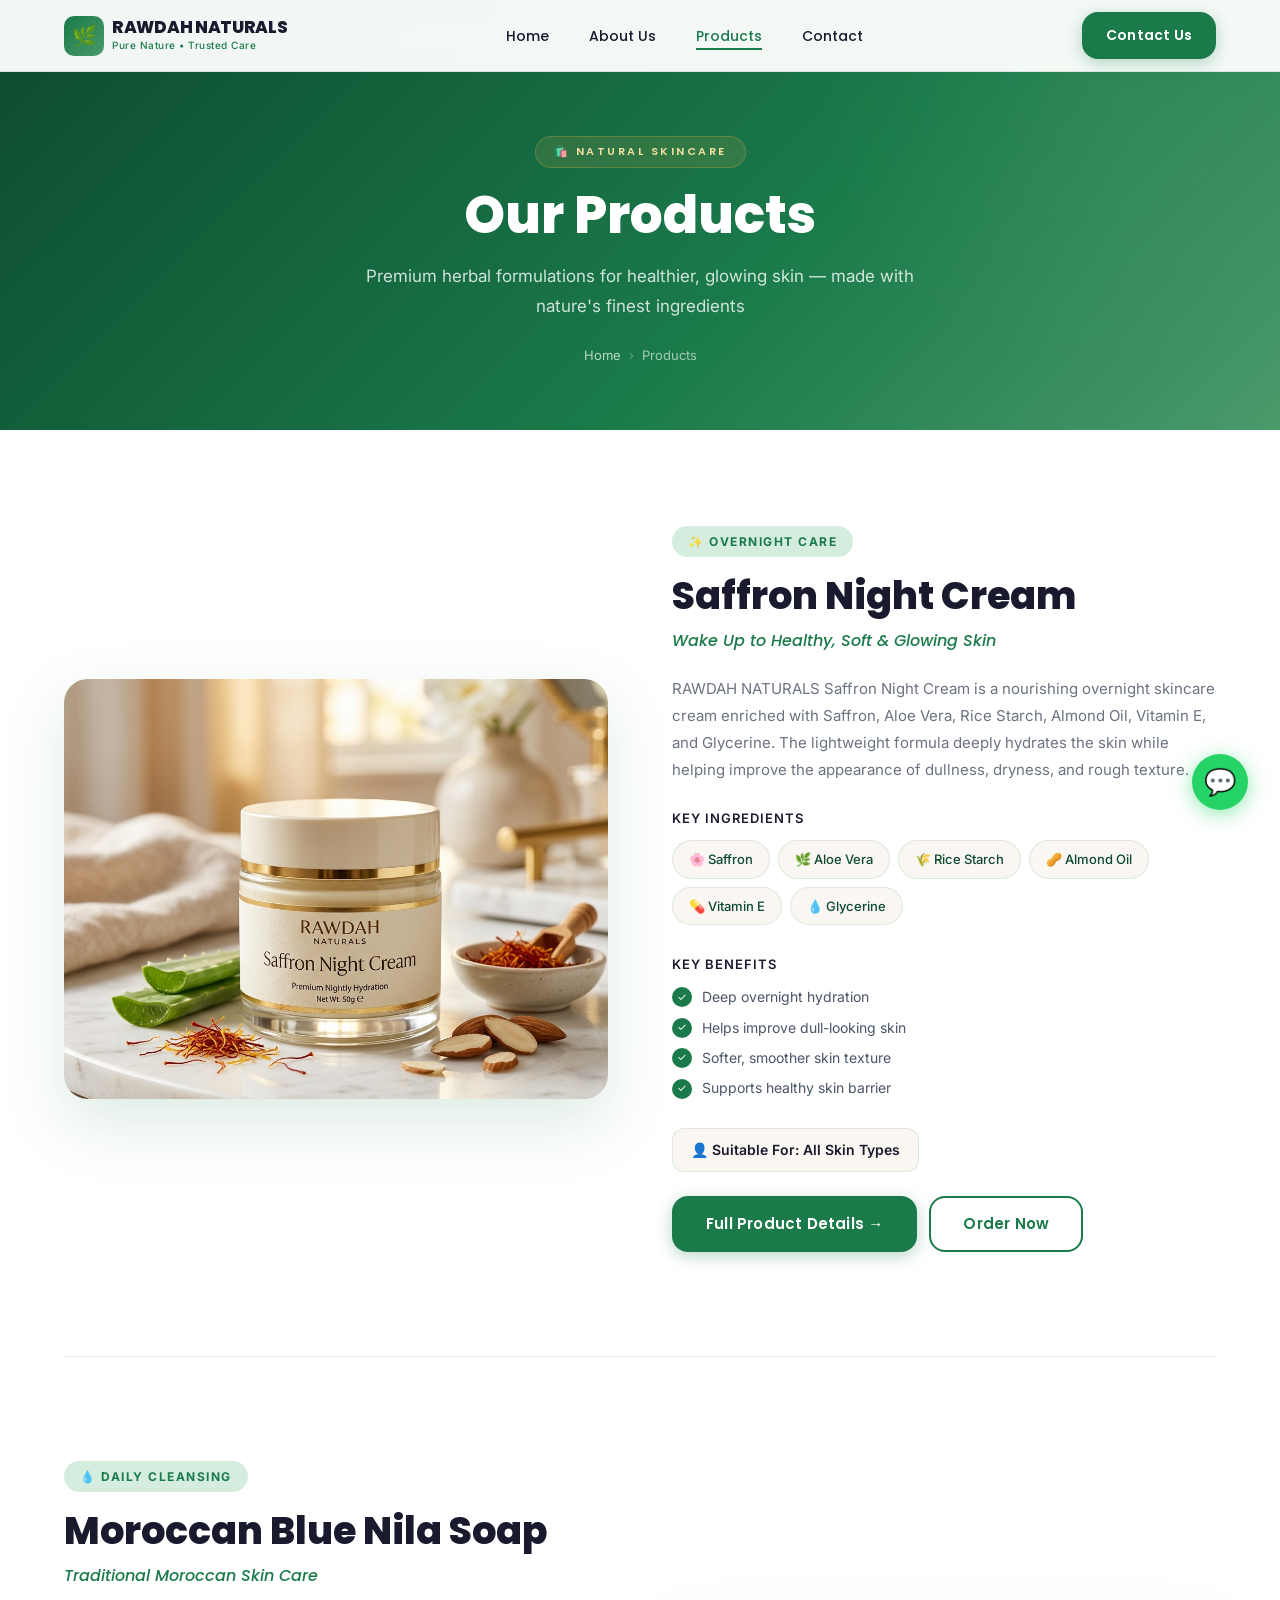
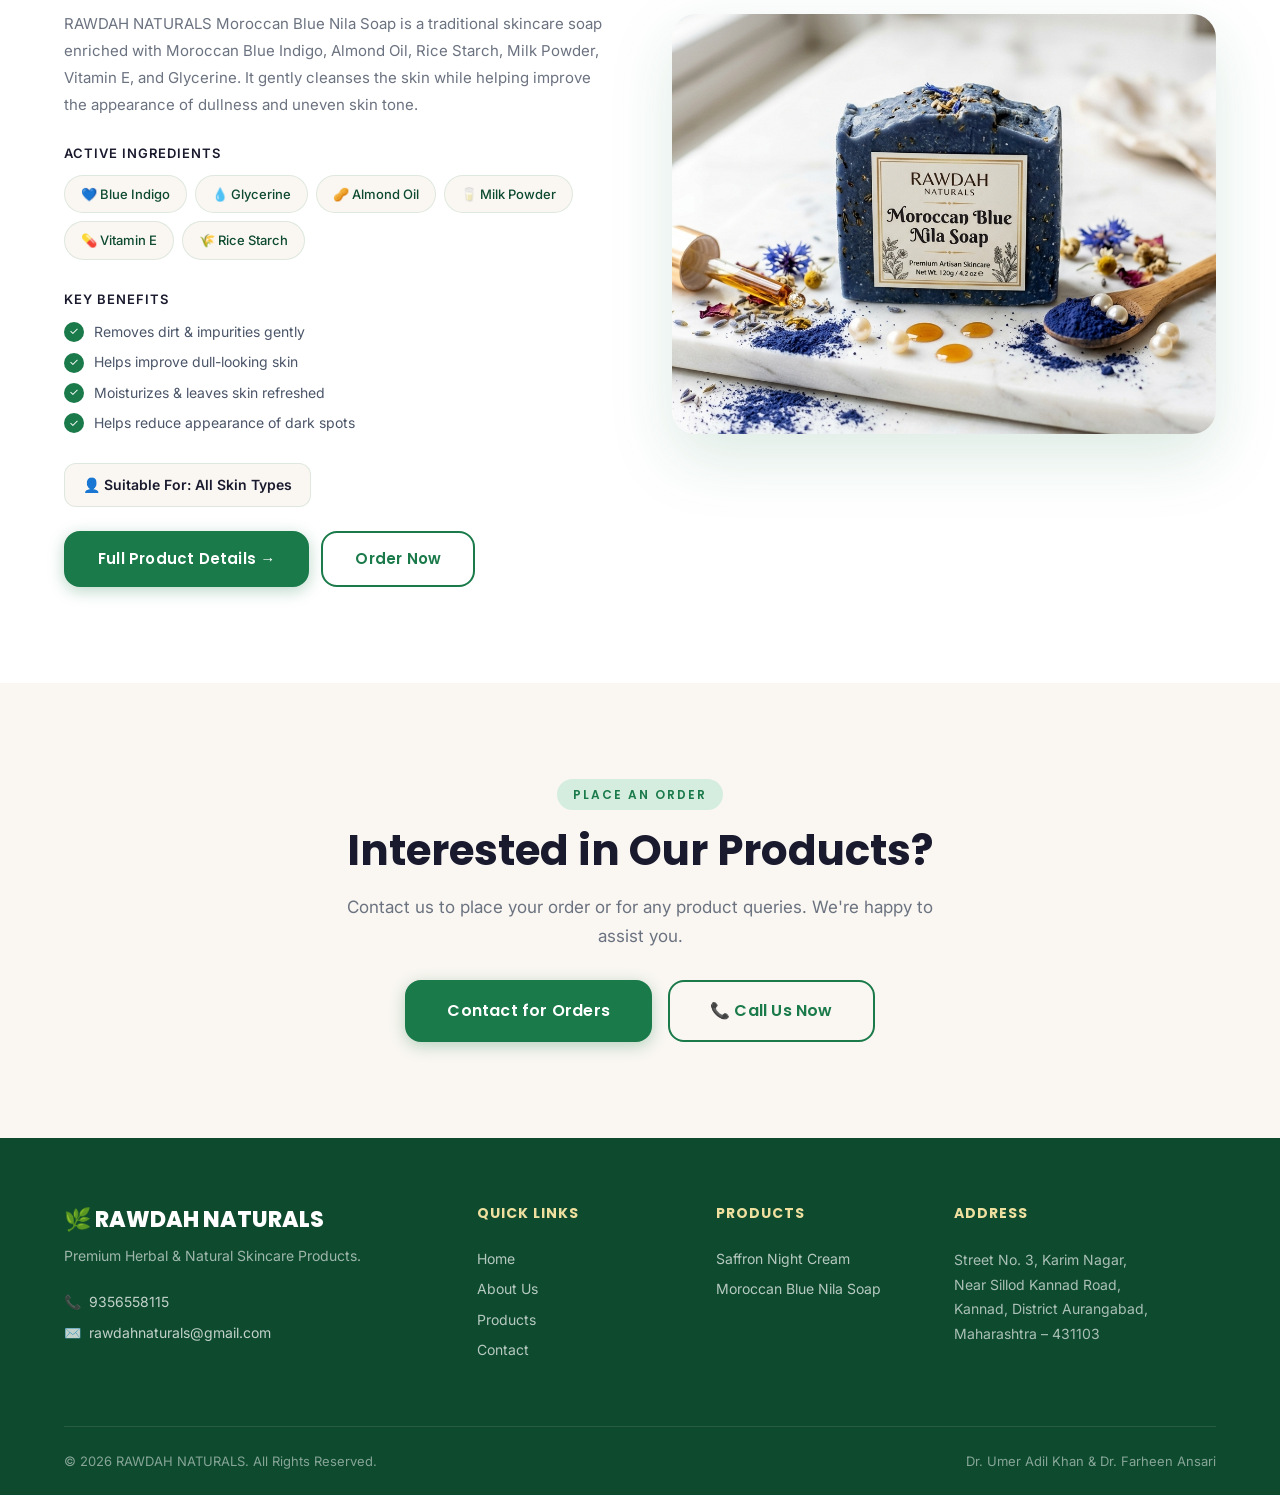
<file: products.html>
<!DOCTYPE html>
<html lang="en">
<head>
<meta charset="UTF-8"/>
<meta name="viewport" content="width=device-width, initial-scale=1.0"/>
<title>Products — RAWDAH NATURALS</title>
<meta name="description" content="Explore RAWDAH NATURALS premium herbal products: Saffron Night Cream and Moroccan Blue Nila Soap. Natural, doctor-guided skincare for all skin types."/>
<link rel="preconnect" href="https://fonts.googleapis.com"/>
<link rel="preconnect" href="https://fonts.gstatic.com" crossorigin/>
<link href="https://fonts.googleapis.com/css2?family=Poppins:wght@400;500;600;700;800&family=Inter:wght@400;500;600&display=swap" rel="stylesheet"/>
<link rel="stylesheet" href="styles.css"/>
<style>
.products-list{display:flex;flex-direction:column;gap:64px}
.product-feature{display:grid;grid-template-columns:1fr 1fr;gap:64px;align-items:center}
.product-feature.reverse{direction:rtl}
.product-feature.reverse>*{direction:ltr}
.product-img-wrap{position:relative;border-radius:24px;overflow:hidden;box-shadow:0 24px 64px rgba(26,122,74,.15)}
.product-img-wrap img{width:100%;height:420px;object-fit:cover;transition:transform .5s ease}
.product-img-wrap:hover img{transform:scale(1.04)}
.product-detail-tag{display:inline-block;font-size:12px;font-weight:700;text-transform:uppercase;letter-spacing:1.5px;color:var(--color-primary);background:var(--color-primary-xlight);padding:6px 16px;border-radius:999px;margin-bottom:16px}
.product-detail-title{font-family:'Poppins',sans-serif;font-size:clamp(26px,3vw,38px);font-weight:800;color:var(--color-heading);margin-bottom:8px}
.product-detail-subtitle{font-size:16px;font-style:italic;color:var(--color-primary);margin-bottom:20px;font-family:'Poppins',sans-serif;font-weight:500}
.product-detail-desc{font-size:15px;color:var(--color-muted);line-height:1.8;margin-bottom:24px}
.ingredients-pills{display:flex;flex-wrap:wrap;gap:8px;margin-bottom:28px}
.benefits-mini{display:flex;flex-direction:column;gap:8px;margin-bottom:28px}
.benefit-mini-item{display:flex;align-items:center;gap:10px;font-size:14px;color:var(--color-body)}
.benefit-mini-check{width:20px;height:20px;background:var(--color-primary);border-radius:50%;display:flex;align-items:center;justify-content:center;font-size:11px;color:#fff;flex-shrink:0}
.suitable-badge{display:inline-flex;align-items:center;gap:8px;background:var(--color-cream);border:1px solid var(--color-border);border-radius:12px;padding:10px 18px;font-size:14px;font-weight:600;color:var(--color-heading);margin-bottom:24px}
@media(max-width:900px){
  .product-feature,.product-feature.reverse{grid-template-columns:1fr;direction:ltr}
  .product-img-wrap{max-height:300px}
  .product-img-wrap img{height:300px}
}
</style>
</head>
<body>
<!-- PAGE LOADER -->
<div class="page-loader" id="pageLoader">
  <div class="loader-mortar">
    <div class="loader-leaf leaf-1">🌿</div>
    <div class="loader-leaf leaf-2">🍃</div>
    <div class="loader-leaf leaf-3">✨</div>
    <div class="mortar-pestle"></div>
    <div class="mortar-bowl"></div>
  </div>
  <div class="loader-text">RAWDAH NATURALS</div>
  <div class="loader-progress"><div class="loader-progress-bar"></div></div>
</div>
<nav class="navbar" id="navbar">
  <div class="nav-inner">
    <a href="index.html" class="nav-logo">
      <div class="nav-logo-icon">🌿</div>
      <div class="nav-logo-text">
        <span class="nav-logo-name">RAWDAH NATURALS</span>
        <span class="nav-logo-tagline">Pure Nature • Trusted Care</span>
      </div>
    </a>
    <ul class="nav-links">
      <li><a href="index.html">Home</a></li>
      <li><a href="about.html">About Us</a></li>
      <li><a href="products.html" class="active">Products</a></li>
      <li><a href="contact.html">Contact</a></li>
    </ul>
    <div class="nav-cta"><a href="contact.html" class="btn btn-primary">Contact Us</a></div>
    <button class="hamburger" id="hamburger"><span></span><span></span><span></span></button>
  </div>
</nav>
<div class="mobile-menu" id="mobileMenu">
  <a href="index.html">Home</a><a href="about.html">About Us</a><a href="products.html">Products</a><a href="contact.html">Contact</a>
</div>

<div class="page-hero">
  <div class="container">
    <div class="page-hero-label">🛍️ Natural Skincare</div>
    <h1>Our Products</h1>
    <p>Premium herbal formulations for healthier, glowing skin — made with nature's finest ingredients</p>
    <div class="breadcrumb">
      <a href="index.html">Home</a><span class="breadcrumb-sep">›</span><span>Products</span>
    </div>
  </div>
</div>

<section class="section">
  <div class="container">
    <div class="products-list">
      <!-- PRODUCT 1 -->
      <div class="product-feature reveal">
        <div class="product-img-wrap">
          <img src="images/saffron-night-cream.png" alt="Saffron Night Cream by RAWDAH NATURALS"/>
        </div>
        <div>
          <span class="product-detail-tag">✨ Overnight Care</span>
          <h2 class="product-detail-title">Saffron Night Cream</h2>
          <p class="product-detail-subtitle">Wake Up to Healthy, Soft &amp; Glowing Skin</p>
          <p class="product-detail-desc">RAWDAH NATURALS Saffron Night Cream is a nourishing overnight skincare cream enriched with Saffron, Aloe Vera, Rice Starch, Almond Oil, Vitamin E, and Glycerine. The lightweight formula deeply hydrates the skin while helping improve the appearance of dullness, dryness, and rough texture.</p>
          <p style="font-size:13px;font-weight:600;text-transform:uppercase;letter-spacing:1px;color:var(--color-heading);margin-bottom:10px">Key Ingredients</p>
          <div class="ingredients-pills">
            <span class="ingredient-chip">🌸 Saffron</span>
            <span class="ingredient-chip">🌿 Aloe Vera</span>
            <span class="ingredient-chip">🌾 Rice Starch</span>
            <span class="ingredient-chip">🥜 Almond Oil</span>
            <span class="ingredient-chip">💊 Vitamin E</span>
            <span class="ingredient-chip">💧 Glycerine</span>
          </div>
          <p style="font-size:13px;font-weight:600;text-transform:uppercase;letter-spacing:1px;color:var(--color-heading);margin-bottom:10px">Key Benefits</p>
          <div class="benefits-mini">
            <div class="benefit-mini-item"><div class="benefit-mini-check">✓</div>Deep overnight hydration</div>
            <div class="benefit-mini-item"><div class="benefit-mini-check">✓</div>Helps improve dull-looking skin</div>
            <div class="benefit-mini-item"><div class="benefit-mini-check">✓</div>Softer, smoother skin texture</div>
            <div class="benefit-mini-item"><div class="benefit-mini-check">✓</div>Supports healthy skin barrier</div>
          </div>
          <div class="suitable-badge">👤 Suitable For: All Skin Types</div>
          <div style="display:flex;gap:12px;flex-wrap:wrap">
            <a href="product-saffron.html" class="btn btn-primary">Full Product Details →</a>
            <a href="contact.html" class="btn btn-secondary">Order Now</a>
          </div>
        </div>
      </div>

      <div class="divider"></div>

      <!-- PRODUCT 2 -->
      <div class="product-feature reverse reveal">
        <div class="product-img-wrap">
          <img src="images/moroccan-blue-nila-soap.png" alt="Moroccan Blue Nila Soap by RAWDAH NATURALS"/>
        </div>
        <div>
          <span class="product-detail-tag">💧 Daily Cleansing</span>
          <h2 class="product-detail-title">Moroccan Blue Nila Soap</h2>
          <p class="product-detail-subtitle">Traditional Moroccan Skin Care</p>
          <p class="product-detail-desc">RAWDAH NATURALS Moroccan Blue Nila Soap is a traditional skincare soap enriched with Moroccan Blue Indigo, Almond Oil, Rice Starch, Milk Powder, Vitamin E, and Glycerine. It gently cleanses the skin while helping improve the appearance of dullness and uneven skin tone.</p>
          <p style="font-size:13px;font-weight:600;text-transform:uppercase;letter-spacing:1px;color:var(--color-heading);margin-bottom:10px">Active Ingredients</p>
          <div class="ingredients-pills">
            <span class="ingredient-chip">💙 Blue Indigo</span>
            <span class="ingredient-chip">💧 Glycerine</span>
            <span class="ingredient-chip">🥜 Almond Oil</span>
            <span class="ingredient-chip">🥛 Milk Powder</span>
            <span class="ingredient-chip">💊 Vitamin E</span>
            <span class="ingredient-chip">🌾 Rice Starch</span>
          </div>
          <p style="font-size:13px;font-weight:600;text-transform:uppercase;letter-spacing:1px;color:var(--color-heading);margin-bottom:10px">Key Benefits</p>
          <div class="benefits-mini">
            <div class="benefit-mini-item"><div class="benefit-mini-check">✓</div>Removes dirt &amp; impurities gently</div>
            <div class="benefit-mini-item"><div class="benefit-mini-check">✓</div>Helps improve dull-looking skin</div>
            <div class="benefit-mini-item"><div class="benefit-mini-check">✓</div>Moisturizes &amp; leaves skin refreshed</div>
            <div class="benefit-mini-item"><div class="benefit-mini-check">✓</div>Helps reduce appearance of dark spots</div>
          </div>
          <div class="suitable-badge">👤 Suitable For: All Skin Types</div>
          <div style="display:flex;gap:12px;flex-wrap:wrap">
            <a href="product-nila.html" class="btn btn-primary">Full Product Details →</a>
            <a href="contact.html" class="btn btn-secondary">Order Now</a>
          </div>
        </div>
      </div>
    </div>
  </div>
</section>

<!-- CTA -->
<section class="section section-alt" style="text-align:center">
  <div class="container">
    <span class="section-label">Place an Order</span>
    <h2 class="section-title">Interested in Our Products?</h2>
    <p class="section-subtitle" style="margin:0 auto 28px">Contact us to place your order or for any product queries. We're happy to assist you.</p>
    <div style="display:flex;justify-content:center;gap:16px;flex-wrap:wrap">
      <a href="contact.html" class="btn btn-primary btn-lg">Contact for Orders</a>
      <a href="tel:9356558115" class="btn btn-secondary btn-lg">📞 Call Us Now</a>
    </div>
  </div>
</section>

<footer class="footer">
  <div class="footer-inner">
    <div class="footer-grid">
      <div>
        <div class="footer-logo-name">🌿 RAWDAH NATURALS</div>
        <p class="footer-tagline">Premium Herbal &amp; Natural Skincare Products.</p>
        <div class="footer-contact-item">📞 <a href="tel:9356558115">9356558115</a></div>
        <div class="footer-contact-item" style="margin-top:8px">✉️ <a href="mailto:rawdahnaturals@gmail.com">rawdahnaturals@gmail.com</a></div>
      </div>
      <div>
        <div class="footer-col-title">Quick Links</div>
        <div class="footer-links"><a href="index.html">Home</a><a href="about.html">About Us</a><a href="products.html">Products</a><a href="contact.html">Contact</a></div>
      </div>
      <div>
        <div class="footer-col-title">Products</div>
        <div class="footer-links"><a href="product-saffron.html">Saffron Night Cream</a><a href="product-nila.html">Moroccan Blue Nila Soap</a></div>
      </div>
      <div>
        <div class="footer-col-title">Address</div>
        <p style="font-size:14px;color:rgba(255,255,255,.65);line-height:1.75">Street No. 3, Karim Nagar,<br/>Near Sillod Kannad Road,<br/>Kannad, District Aurangabad,<br/>Maharashtra – 431103</p>
      </div>
    </div>
    <div class="footer-bottom">
      <span class="footer-bottom-text">© 2026 RAWDAH NATURALS. All Rights Reserved.</span>
      <span class="footer-bottom-text">Dr. Umer Adil Khan &amp; Dr. Farheen Ansari</span>
    </div>
  </div>
</footer>
<a href="https://wa.me/919356558115" class="whatsapp-btn" target="_blank" rel="noopener">💬</a>
<button class="scroll-top" id="scrollTop">↑</button>
<script>
const navbar=document.getElementById('navbar');
const scrollTop=document.getElementById('scrollTop');
window.addEventListener('scroll',()=>{navbar.classList.toggle('scrolled',window.scrollY>20);scrollTop.classList.toggle('visible',window.scrollY>400)});
scrollTop.addEventListener('click',()=>window.scrollTo({top:0,behavior:'smooth'}));
document.getElementById('hamburger').addEventListener('click',()=>document.getElementById('mobileMenu').classList.toggle('open'));
const obs=new IntersectionObserver(e=>e.forEach(el=>{if(el.isIntersecting)el.target.classList.add('visible')}),{threshold:.1});
document.querySelectorAll('.reveal').forEach(el=>obs.observe(el));
</script>
<script>
window.addEventListener('load', () => {
  setTimeout(() => {
    const loader = document.getElementById('pageLoader');
    if(loader) loader.classList.add('hidden');
  }, 1200);
});
</script>
</body>
</html>
</file>
<file: styles.css>
/* ===================================================
   RAWDAH NATURALS — Premium Herbal Skincare Website
   Design System & Shared Styles
   =================================================== */

/* --- Google Fonts Import --- */
@import url('https://fonts.googleapis.com/css2?family=Poppins:ital,wght@0,400;0,500;0,600;0,700;0,800;1,500&family=Inter:wght@400;500;600&display=swap');

/* --- CSS Custom Properties (Design Tokens) --- */
:root {
  /* Colors */
  --color-primary: #1a7a4a;
  --color-primary-dark: #0d4a2e;
  --color-primary-light: #4a9a6a;
  --color-primary-xlight: #d4eddf;
  --color-gold: #c9a84c;
  --color-gold-light: #f0e0a0;
  --color-cream: #faf7f2;
  --color-cream-dark: #f0ebe0;
  --color-white: #ffffff;
  --color-heading: #1a1a2e;
  --color-body: #4a5568;
  --color-muted: #6b7280;
  --color-border: rgba(26, 122, 74, 0.12);
  --color-border-light: #e8f0e9;

  /* Typography */
  --font-heading: 'Poppins', sans-serif;
  --font-body: 'Inter', sans-serif;

  /* Spacing */
  --space-xs: 4px;
  --space-sm: 8px;
  --space-md: 16px;
  --space-lg: 24px;
  --space-xl: 40px;
  --space-2xl: 64px;
  --space-3xl: 96px;

  /* Radius */
  --radius-sm: 8px;
  --radius-md: 16px;
  --radius-lg: 24px;
  --radius-full: 9999px;

  /* Shadows */
  --shadow-card: 0 4px 24px rgba(26, 122, 74, 0.08);
  --shadow-card-hover: 0 12px 48px rgba(26, 122, 74, 0.18);
  --shadow-nav: 0 2px 20px rgba(0, 0, 0, 0.08);
  --shadow-btn: 0 4px 16px rgba(26, 122, 74, 0.3);

  /* Transitions */
  --trans-fast: 0.15s ease;
  --trans-std: 0.3s ease;
  --trans-slow: 0.6s ease;

  /* Layout */
  --max-width: 1200px;
  --nav-height: 72px;
}

/* --- Reset & Base --- */
*, *::before, *::after {
  box-sizing: border-box;
  margin: 0;
  padding: 0;
}

html {
  scroll-behavior: smooth;
  font-size: 16px;
}

body {
  font-family: var(--font-body);
  color: var(--color-body);
  background-color: var(--color-white);
  line-height: 1.6;
  -webkit-font-smoothing: antialiased;
  -moz-osx-font-smoothing: grayscale;
}

img {
  max-width: 100%;
  height: auto;
  display: block;
}

a {
  color: inherit;
  text-decoration: none;
}

ul {
  list-style: none;
}

/* --- Typography --- */
h1, h2, h3, h4, h5, h6 {
  font-family: var(--font-heading);
  color: var(--color-heading);
  line-height: 1.2;
  font-weight: 700;
}

h1 { font-size: clamp(36px, 5vw, 56px); }
h2 { font-size: clamp(28px, 4vw, 42px); }
h3 { font-size: clamp(20px, 2.5vw, 28px); }
h4 { font-size: clamp(16px, 2vw, 20px); }

p {
  font-size: 16px;
  line-height: 1.75;
  color: var(--color-body);
}

/* --- Layout Utilities --- */
.container {
  max-width: var(--max-width);
  margin: 0 auto;
  padding: 0 var(--space-lg);
}

.section {
  padding: var(--space-3xl) 0;
}

.section-sm {
  padding: var(--space-2xl) 0;
}

.section-alt {
  background-color: var(--color-cream);
}

.text-center { text-align: center; }
.text-left { text-align: left; }

.section-label {
  display: inline-block;
  font-family: var(--font-heading);
  font-size: 12px;
  font-weight: 600;
  letter-spacing: 2px;
  text-transform: uppercase;
  color: var(--color-primary);
  background: var(--color-primary-xlight);
  padding: 6px 16px;
  border-radius: var(--radius-full);
  margin-bottom: var(--space-md);
}

.section-title {
  font-size: clamp(28px, 4vw, 42px);
  font-weight: 700;
  color: var(--color-heading);
  margin-bottom: var(--space-md);
}

.section-subtitle {
  font-size: 17px;
  color: var(--color-muted);
  max-width: 600px;
  line-height: 1.75;
}

.section-header {
  margin-bottom: var(--space-2xl);
}

.section-header.center {
  text-align: center;
}

.section-header.center .section-subtitle {
  margin: 0 auto;
}

/* --- Buttons --- */
.btn {
  display: inline-flex;
  align-items: center;
  gap: var(--space-sm);
  font-family: var(--font-heading);
  font-weight: 600;
  font-size: 15px;
  padding: 14px 32px;
  border-radius: var(--radius-md);
  border: 2px solid transparent;
  cursor: pointer;
  transition: all var(--trans-std);
  text-decoration: none;
  white-space: nowrap;
  letter-spacing: 0.2px;
}

.btn-primary {
  background: var(--color-primary);
  color: var(--color-white);
  border-color: var(--color-primary);
  box-shadow: var(--shadow-btn);
}

.btn-primary:hover {
  background: var(--color-primary-dark);
  border-color: var(--color-primary-dark);
  transform: translateY(-2px);
  box-shadow: 0 8px 24px rgba(26, 122, 74, 0.4);
}

.btn-secondary {
  background: transparent;
  color: var(--color-primary);
  border-color: var(--color-primary);
}

.btn-secondary:hover {
  background: var(--color-primary-xlight);
  transform: translateY(-2px);
}

.btn-gold {
  background: var(--color-gold);
  color: var(--color-white);
  border-color: var(--color-gold);
  box-shadow: 0 4px 16px rgba(201, 168, 76, 0.35);
}

.btn-gold:hover {
  background: #a8893a;
  transform: translateY(-2px);
}

.btn-lg {
  padding: 16px 40px;
  font-size: 16px;
}

/* --- Navigation --- */
.navbar {
  position: fixed;
  top: 0;
  left: 0;
  right: 0;
  z-index: 1000;
  height: var(--nav-height);
  background: rgba(255, 255, 255, 0.95);
  backdrop-filter: blur(12px);
  -webkit-backdrop-filter: blur(12px);
  border-bottom: 1px solid var(--color-border);
  transition: box-shadow var(--trans-std);
}

.navbar.scrolled {
  box-shadow: var(--shadow-nav);
}

.nav-inner {
  max-width: var(--max-width);
  margin: 0 auto;
  padding: 0 var(--space-lg);
  height: 100%;
  display: flex;
  align-items: center;
  justify-content: space-between;
}

.nav-logo {
  display: flex;
  align-items: center;
  gap: var(--space-sm);
  text-decoration: none;
}

.nav-logo-icon {
  width: 40px;
  height: 40px;
  background: linear-gradient(135deg, var(--color-primary), var(--color-primary-light));
  border-radius: 10px;
  display: flex;
  align-items: center;
  justify-content: center;
  font-size: 20px;
  flex-shrink: 0;
}

.nav-logo-text {
  display: flex;
  flex-direction: column;
}

.nav-logo-name {
  font-family: var(--font-heading);
  font-weight: 800;
  font-size: 17px;
  color: var(--color-heading);
  line-height: 1.1;
  letter-spacing: -0.3px;
}

.nav-logo-tagline {
  font-family: var(--font-body);
  font-size: 10px;
  color: var(--color-primary);
  font-weight: 500;
  letter-spacing: 0.5px;
}

.nav-links {
  display: flex;
  align-items: center;
  gap: var(--space-xl);
}

.nav-links a {
  font-family: var(--font-heading);
  font-weight: 500;
  font-size: 14px;
  color: var(--color-heading);
  transition: color var(--trans-fast);
  position: relative;
  padding-bottom: 2px;
}

.nav-links a::after {
  content: '';
  position: absolute;
  bottom: -2px;
  left: 0;
  width: 0;
  height: 2px;
  background: var(--color-primary);
  transition: width var(--trans-std);
}

.nav-links a:hover { color: var(--color-primary); }
.nav-links a:hover::after { width: 100%; }
.nav-links a.active { color: var(--color-primary); }
.nav-links a.active::after { width: 100%; }

.nav-cta {
  display: flex;
  align-items: center;
  gap: var(--space-md);
}

.nav-cta .btn {
  padding: 10px 22px;
  font-size: 14px;
}

/* Mobile Menu */
.hamburger {
  display: none;
  flex-direction: column;
  gap: 5px;
  background: none;
  border: none;
  cursor: pointer;
  padding: 4px;
}

.hamburger span {
  display: block;
  width: 24px;
  height: 2px;
  background: var(--color-heading);
  border-radius: 2px;
  transition: all var(--trans-std);
}

.mobile-menu {
  display: none;
  position: fixed;
  top: var(--nav-height);
  left: 0;
  right: 0;
  background: var(--color-white);
  border-bottom: 1px solid var(--color-border);
  box-shadow: var(--shadow-nav);
  z-index: 999;
  padding: var(--space-lg);
  flex-direction: column;
  gap: var(--space-md);
}

.mobile-menu.open {
  display: flex;
}

.mobile-menu a {
  font-family: var(--font-heading);
  font-weight: 600;
  font-size: 15px;
  color: var(--color-heading);
  padding: var(--space-sm) 0;
  border-bottom: 1px solid var(--color-border-light);
  transition: color var(--trans-fast);
}

.mobile-menu a:hover { color: var(--color-primary); }

/* --- Cards --- */
.card {
  background: var(--color-white);
  border-radius: var(--radius-md);
  border: 1px solid var(--color-border);
  box-shadow: var(--shadow-card);
  overflow: hidden;
  transition: transform var(--trans-std), box-shadow var(--trans-std);
}

.card:hover {
  transform: translateY(-4px);
  box-shadow: var(--shadow-card-hover);
}

/* --- Product Card --- */
.product-card {
  display: flex;
  flex-direction: column;
}

.product-card-image {
  width: 100%;
  aspect-ratio: 4/3;
  overflow: hidden;
  background: var(--color-cream);
}

.product-card-image img {
  width: 100%;
  height: 100%;
  object-fit: cover;
  transition: transform 0.5s ease;
}

.product-card:hover .product-card-image img {
  transform: scale(1.04);
}

.product-card-body {
  padding: var(--space-lg);
  flex: 1;
  display: flex;
  flex-direction: column;
}

.product-card-tag {
  display: inline-block;
  font-size: 11px;
  font-weight: 600;
  text-transform: uppercase;
  letter-spacing: 1.5px;
  color: var(--color-primary);
  background: var(--color-primary-xlight);
  padding: 4px 12px;
  border-radius: var(--radius-full);
  margin-bottom: var(--space-md);
  width: fit-content;
}

.product-card-title {
  font-size: 22px;
  font-weight: 700;
  margin-bottom: var(--space-sm);
  color: var(--color-heading);
}

.product-card-desc {
  font-size: 14px;
  color: var(--color-muted);
  line-height: 1.7;
  flex: 1;
  margin-bottom: var(--space-lg);
}

/* --- Grid Layouts --- */
.grid-2 {
  display: grid;
  grid-template-columns: repeat(2, 1fr);
  gap: var(--space-lg);
}

.grid-3 {
  display: grid;
  grid-template-columns: repeat(3, 1fr);
  gap: var(--space-lg);
}

.grid-4 {
  display: grid;
  grid-template-columns: repeat(4, 1fr);
  gap: var(--space-lg);
}

/* --- Divider --- */
.divider {
  height: 1px;
  background: var(--color-border-light);
  margin: var(--space-xl) 0;
}

/* --- Badge / Tag --- */
.badge {
  display: inline-flex;
  align-items: center;
  gap: 6px;
  font-size: 13px;
  font-weight: 500;
  padding: 6px 14px;
  border-radius: var(--radius-full);
  background: var(--color-primary-xlight);
  color: var(--color-primary-dark);
}

/* --- Footer --- */
.footer {
  background: var(--color-primary-dark);
  color: rgba(255, 255, 255, 0.85);
  padding: var(--space-2xl) 0 var(--space-lg);
}

.footer-inner {
  max-width: var(--max-width);
  margin: 0 auto;
  padding: 0 var(--space-lg);
}

.footer-grid {
  display: grid;
  grid-template-columns: 2fr 1fr 1fr 1.5fr;
  gap: var(--space-2xl);
  margin-bottom: var(--space-2xl);
}

.footer-logo-name {
  font-family: var(--font-heading);
  font-weight: 800;
  font-size: 22px;
  color: var(--color-white);
  margin-bottom: var(--space-sm);
}

.footer-tagline {
  font-size: 14px;
  color: rgba(255, 255, 255, 0.6);
  margin-bottom: var(--space-lg);
  line-height: 1.6;
}

.footer-contact-item {
  display: flex;
  align-items: center;
  gap: var(--space-sm);
  font-size: 14px;
  color: rgba(255, 255, 255, 0.75);
  margin-bottom: var(--space-sm);
}

.footer-contact-item a {
  color: rgba(255, 255, 255, 0.75);
  transition: color var(--trans-fast);
}

.footer-contact-item a:hover { color: var(--color-gold-light); }

.footer-col-title {
  font-family: var(--font-heading);
  font-weight: 700;
  font-size: 14px;
  text-transform: uppercase;
  letter-spacing: 1px;
  color: var(--color-gold-light);
  margin-bottom: var(--space-lg);
}

.footer-links {
  display: flex;
  flex-direction: column;
  gap: var(--space-sm);
}

.footer-links a {
  font-size: 14px;
  color: rgba(255, 255, 255, 0.7);
  transition: color var(--trans-fast);
}

.footer-links a:hover { color: var(--color-gold-light); }

.footer-bottom {
  border-top: 1px solid rgba(255, 255, 255, 0.1);
  padding-top: var(--space-lg);
  display: flex;
  align-items: center;
  justify-content: space-between;
  flex-wrap: wrap;
  gap: var(--space-md);
}

.footer-bottom-text {
  font-size: 13px;
  color: rgba(255, 255, 255, 0.5);
}

/* --- Scroll Reveal Animations --- */
.reveal {
  opacity: 0;
  transform: translateY(24px);
  transition: opacity 0.6s ease, transform 0.6s ease;
}

.reveal.visible {
  opacity: 1;
  transform: translateY(0);
}

.reveal-delay-1 { transition-delay: 0.1s; }
.reveal-delay-2 { transition-delay: 0.2s; }
.reveal-delay-3 { transition-delay: 0.3s; }
.reveal-delay-4 { transition-delay: 0.4s; }
.reveal-delay-5 { transition-delay: 0.5s; }

/* --- Page Header Banner (for inner pages) --- */
.page-hero {
  background: linear-gradient(135deg, var(--color-primary-dark) 0%, var(--color-primary) 60%, var(--color-primary-light) 100%);
  padding: calc(var(--nav-height) + var(--space-2xl)) 0 var(--space-2xl);
  text-align: center;
  position: relative;
  overflow: hidden;
}

.page-hero::before {
  content: '';
  position: absolute;
  top: -50%;
  right: -10%;
  width: 600px;
  height: 600px;
  background: radial-gradient(circle, rgba(255,255,255,0.04) 0%, transparent 70%);
  border-radius: 50%;
}

.page-hero-label {
  display: inline-block;
  font-family: var(--font-heading);
  font-size: 11px;
  font-weight: 600;
  letter-spacing: 2.5px;
  text-transform: uppercase;
  color: var(--color-gold-light);
  background: rgba(201, 168, 76, 0.15);
  padding: 6px 18px;
  border-radius: var(--radius-full);
  margin-bottom: var(--space-md);
  border: 1px solid rgba(201, 168, 76, 0.3);
}

.page-hero h1 {
  font-size: clamp(32px, 4.5vw, 52px);
  font-weight: 800;
  color: var(--color-white);
  margin-bottom: var(--space-md);
}

.page-hero p {
  font-size: 17px;
  color: rgba(255, 255, 255, 0.8);
  max-width: 580px;
  margin: 0 auto;
}

/* --- Breadcrumb --- */
.breadcrumb {
  display: flex;
  align-items: center;
  gap: 8px;
  font-size: 13px;
  color: rgba(255, 255, 255, 0.6);
  justify-content: center;
  margin-top: var(--space-lg);
}

.breadcrumb a {
  color: rgba(255, 255, 255, 0.7);
  transition: color var(--trans-fast);
}

.breadcrumb a:hover { color: var(--color-gold-light); }

.breadcrumb-sep { color: rgba(255, 255, 255, 0.3); }

/* --- Responsive --- */
@media (max-width: 1024px) {
  .footer-grid {
    grid-template-columns: 1fr 1fr;
  }
}

@media (max-width: 768px) {
  :root {
    --space-3xl: 64px;
    --space-2xl: 48px;
  }

  .nav-links,
  .nav-cta {
    display: none;
  }

  .hamburger {
    display: flex;
  }

  .grid-2,
  .grid-3,
  .grid-4 {
    grid-template-columns: 1fr;
  }

  .footer-grid {
    grid-template-columns: 1fr;
    gap: var(--space-xl);
  }

  .footer-bottom {
    flex-direction: column;
    text-align: center;
  }

  .page-hero {
    padding: calc(var(--nav-height) + var(--space-xl)) 0 var(--space-xl);
  }
}

@media (max-width: 480px) {
  :root {
    --space-3xl: 48px;
  }

  .btn-lg {
    padding: 14px 28px;
    font-size: 15px;
  }
}

/* --- Ingredient Chip --- */
.ingredient-chip {
  display: inline-flex;
  align-items: center;
  gap: 6px;
  background: var(--color-cream);
  border: 1px solid var(--color-border);
  border-radius: var(--radius-full);
  padding: 8px 16px;
  font-size: 13px;
  font-weight: 500;
  color: var(--color-primary-dark);
  transition: all var(--trans-fast);
}

.ingredient-chip:hover {
  background: var(--color-primary-xlight);
  border-color: var(--color-primary);
}

/* --- Feature Icon Box --- */
.feature-box {
  text-align: center;
  padding: var(--space-xl) var(--space-lg);
}

.feature-icon {
  width: 72px;
  height: 72px;
  background: linear-gradient(135deg, var(--color-primary-xlight), var(--color-cream));
  border: 2px solid var(--color-border);
  border-radius: var(--radius-lg);
  display: flex;
  align-items: center;
  justify-content: center;
  margin: 0 auto var(--space-lg);
  font-size: 32px;
  transition: all var(--trans-std);
}

.feature-box:hover .feature-icon {
  background: linear-gradient(135deg, var(--color-primary), var(--color-primary-light));
  border-color: var(--color-primary);
  transform: translateY(-4px) scale(1.05);
}

.feature-title {
  font-family: var(--font-heading);
  font-weight: 700;
  font-size: 17px;
  color: var(--color-heading);
  margin-bottom: var(--space-sm);
}

.feature-desc {
  font-size: 14px;
  color: var(--color-muted);
  line-height: 1.65;
}

/* --- Benefit List --- */
.benefit-list {
  display: flex;
  flex-direction: column;
  gap: var(--space-sm);
}

.benefit-item {
  display: flex;
  align-items: flex-start;
  gap: var(--space-md);
  padding: var(--space-md);
  background: var(--color-white);
  border-radius: var(--radius-sm);
  border: 1px solid var(--color-border-light);
  transition: border-color var(--trans-fast);
}

.benefit-item:hover {
  border-color: var(--color-primary);
}

.benefit-check {
  width: 24px;
  height: 24px;
  background: var(--color-primary);
  border-radius: 50%;
  display: flex;
  align-items: center;
  justify-content: center;
  flex-shrink: 0;
  color: white;
  font-size: 13px;
  margin-top: 1px;
}

.benefit-text {
  font-size: 15px;
  color: var(--color-body);
  line-height: 1.5;
}

/* --- Info Box (for safety, storage) --- */
.info-box {
  background: var(--color-cream);
  border: 1px solid var(--color-border);
  border-radius: var(--radius-md);
  padding: var(--space-lg);
  border-left: 4px solid var(--color-primary);
}

.info-box.gold-border {
  border-left-color: var(--color-gold);
}

.info-box.warning-border {
  border-left-color: #f59e0b;
  background: #fffbeb;
}

.info-box-title {
  font-family: var(--font-heading);
  font-weight: 700;
  font-size: 15px;
  color: var(--color-heading);
  margin-bottom: var(--space-md);
  display: flex;
  align-items: center;
  gap: var(--space-sm);
}

.info-box-list {
  display: flex;
  flex-direction: column;
  gap: var(--space-sm);
}

.info-box-list li {
  font-size: 14px;
  color: var(--color-body);
  padding-left: var(--space-lg);
  position: relative;
  line-height: 1.6;
}

.info-box-list li::before {
  content: '•';
  position: absolute;
  left: 0;
  color: var(--color-primary);
  font-weight: 700;
}

/* --- Scroll to top button --- */
.scroll-top {
  position: fixed;
  bottom: 32px;
  right: 32px;
  width: 48px;
  height: 48px;
  background: var(--color-primary);
  color: white;
  border: none;
  border-radius: 50%;
  cursor: pointer;
  font-size: 20px;
  display: flex;
  align-items: center;
  justify-content: center;
  box-shadow: 0 4px 16px rgba(26, 122, 74, 0.4);
  opacity: 0;
  transform: translateY(20px);
  transition: all var(--trans-std);
  z-index: 900;
}

.scroll-top.visible {
  opacity: 1;
  transform: translateY(0);
}

.scroll-top:hover {
  background: var(--color-primary-dark);
  transform: translateY(-2px);
}

/* --- WhatsApp Float Button --- */
.whatsapp-btn {
  position: fixed;
  bottom: 90px;
  right: 32px;
  width: 56px;
  height: 56px;
  background: #25D366;
  color: white;
  border-radius: 50%;
  display: flex;
  align-items: center;
  justify-content: center;
  font-size: 26px;
  box-shadow: 0 4px 20px rgba(37, 211, 102, 0.5);
  cursor: pointer;
  transition: all var(--trans-std);
  z-index: 900;
  text-decoration: none;
}

.whatsapp-btn:hover {
  transform: scale(1.1);
  box-shadow: 0 6px 28px rgba(37, 211, 102, 0.6);
}

/* --- Page Loader --- */
.page-loader {
  position: fixed;
  inset: 0;
  background: var(--color-cream);
  z-index: 9999;
  display: flex;
  flex-direction: column;
  align-items: center;
  justify-content: center;
  transition: opacity 0.6s ease, visibility 0.6s ease;
}

.page-loader.hidden {
  opacity: 0;
  visibility: hidden;
}

.loader-mortar {
  position: relative;
  width: 80px;
  height: 80px;
  margin-bottom: 24px;
}

.mortar-bowl {
  position: absolute;
  bottom: 0;
  left: 10px;
  width: 60px;
  height: 40px;
  background: var(--color-primary);
  border-radius: 0 0 30px 30px;
  border-top: 8px solid var(--color-primary-dark);
}

.mortar-pestle {
  position: absolute;
  top: 0;
  left: 35px;
  width: 10px;
  height: 50px;
  background: var(--color-gold);
  border-radius: 5px;
  transform-origin: bottom center;
  animation: grind 1.5s infinite ease-in-out;
}

@keyframes grind {
  0%, 100% { transform: rotate(-20deg); }
  50% { transform: rotate(20deg); }
}

.loader-leaf {
  position: absolute;
  font-size: 20px;
  animation: floatLeaf 2s infinite ease-in-out;
  opacity: 0;
}

.leaf-1 { left: -10px; top: 10px; animation-delay: 0s; }
.leaf-2 { right: -10px; top: -10px; animation-delay: 0.7s; }
.leaf-3 { left: 40px; top: -20px; animation-delay: 1.4s; }

@keyframes floatLeaf {
  0% { transform: translateY(10px) scale(0.5); opacity: 0; }
  50% { transform: translateY(-10px) scale(1); opacity: 1; }
  100% { transform: translateY(-30px) scale(0.5); opacity: 0; }
}

.loader-text {
  font-family: var(--font-heading);
  font-weight: 700;
  font-size: 18px;
  color: var(--color-primary-dark);
  letter-spacing: 2px;
  text-transform: uppercase;
  margin-bottom: 12px;
}

.loader-progress {
  width: 200px;
  height: 4px;
  background: var(--color-border);
  border-radius: 2px;
  overflow: hidden;
}

.loader-progress-bar {
  width: 0%;
  height: 100%;
  background: var(--color-gold);
  animation: loadProgress 2s ease-in-out forwards;
}

@keyframes loadProgress {
  0% { width: 0%; }
  50% { width: 60%; }
  100% { width: 100%; }
}
</file>
